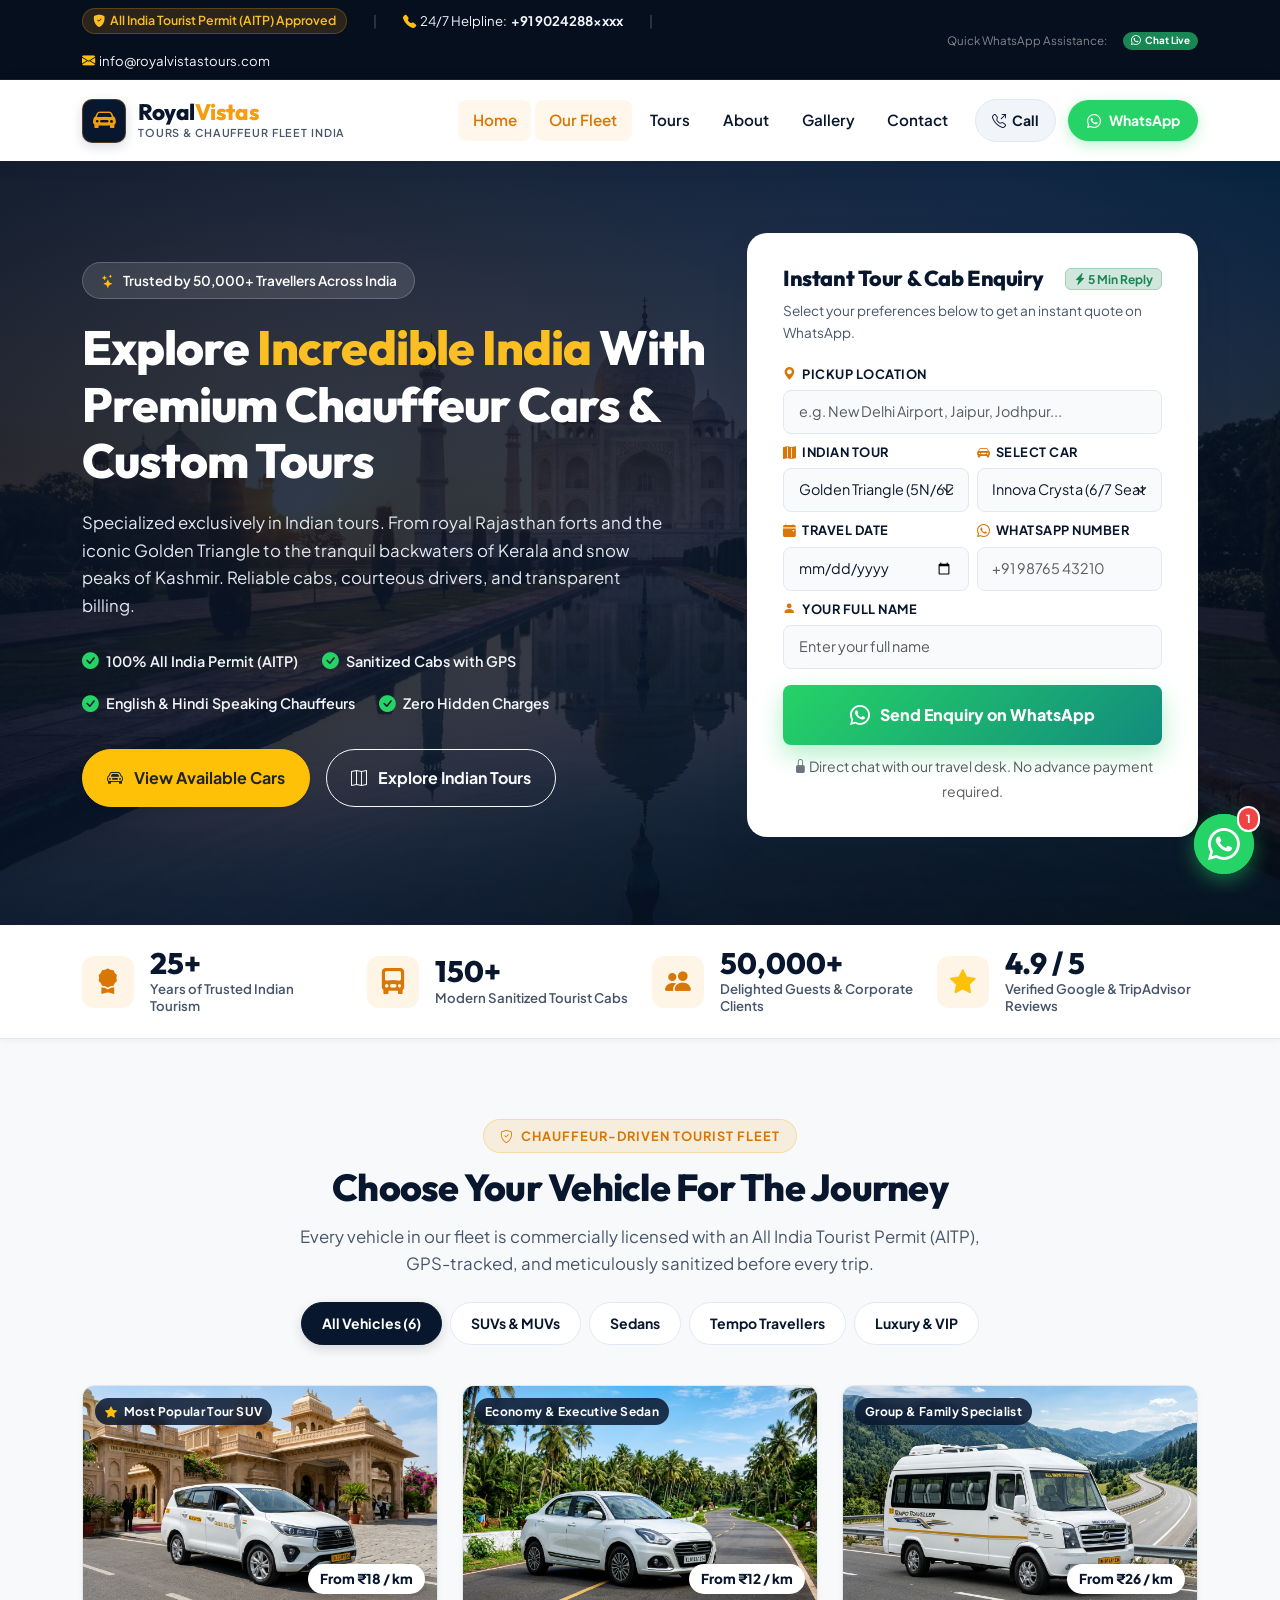
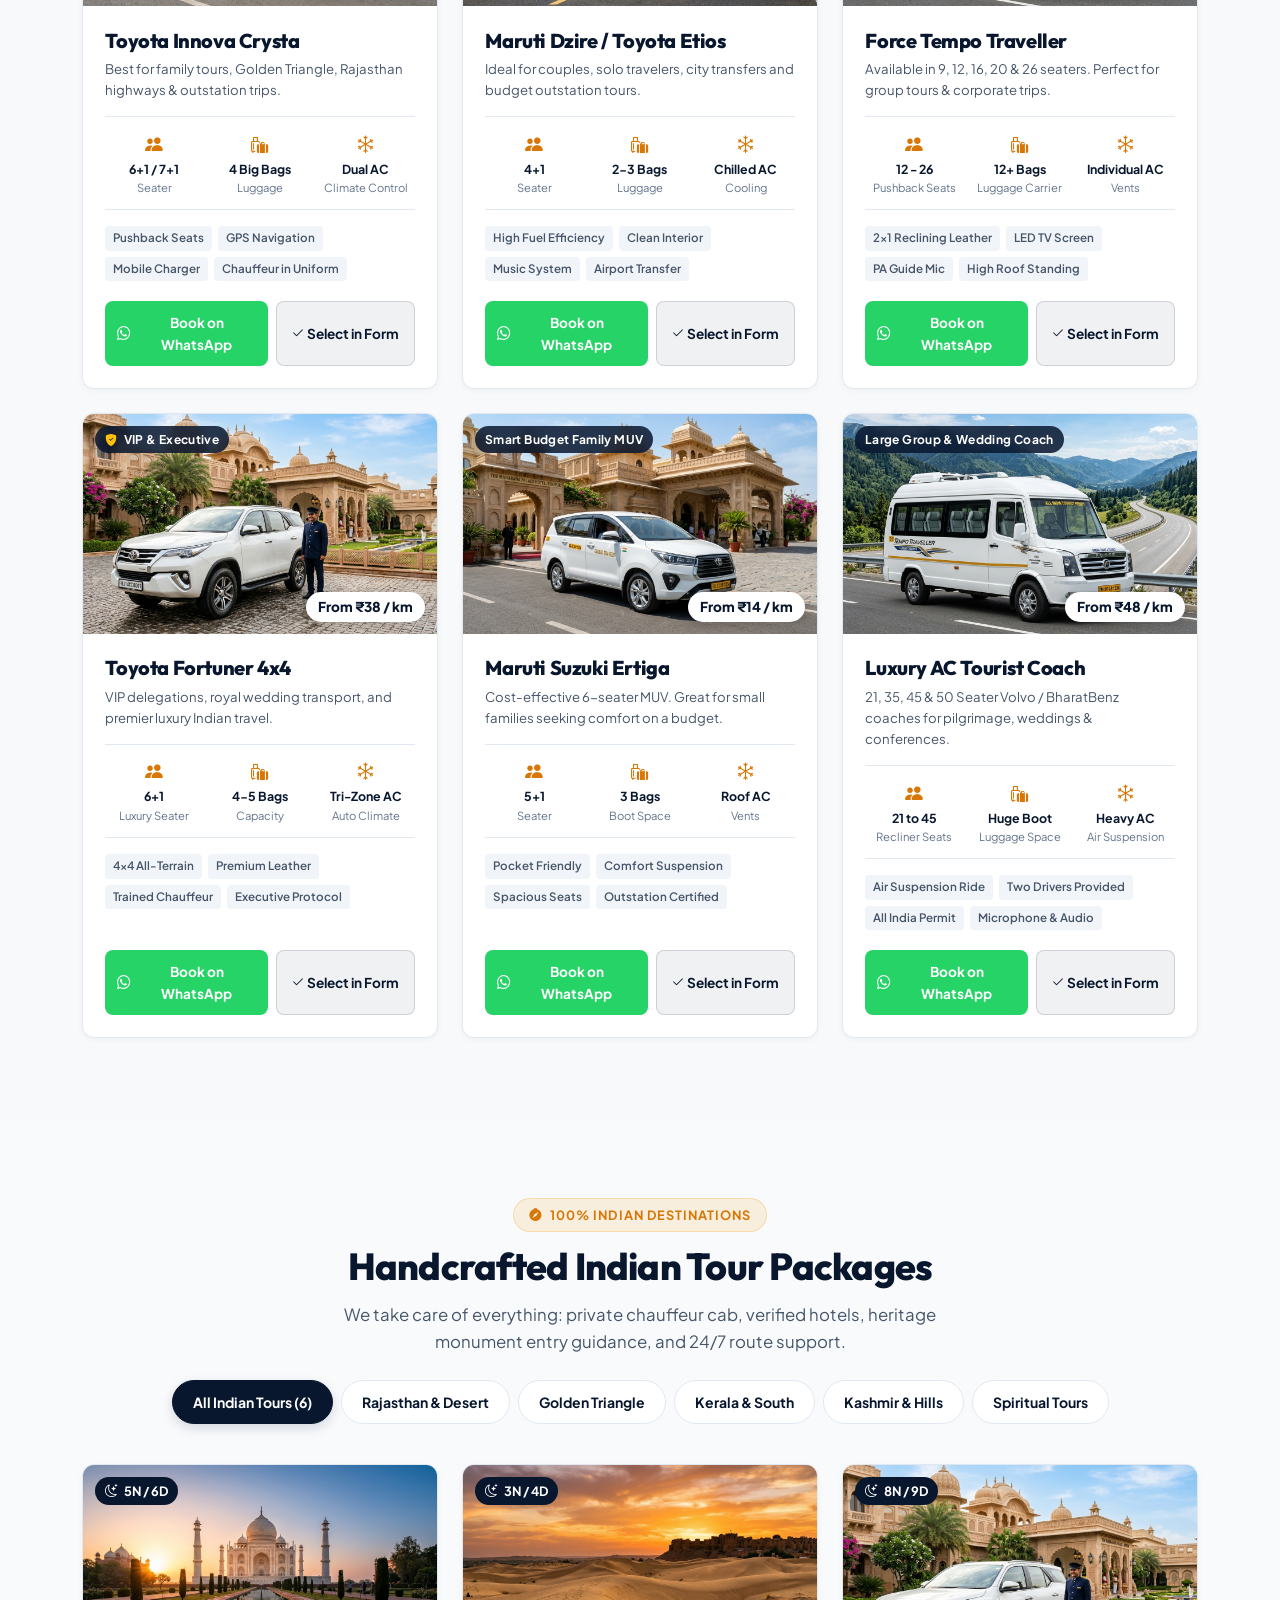
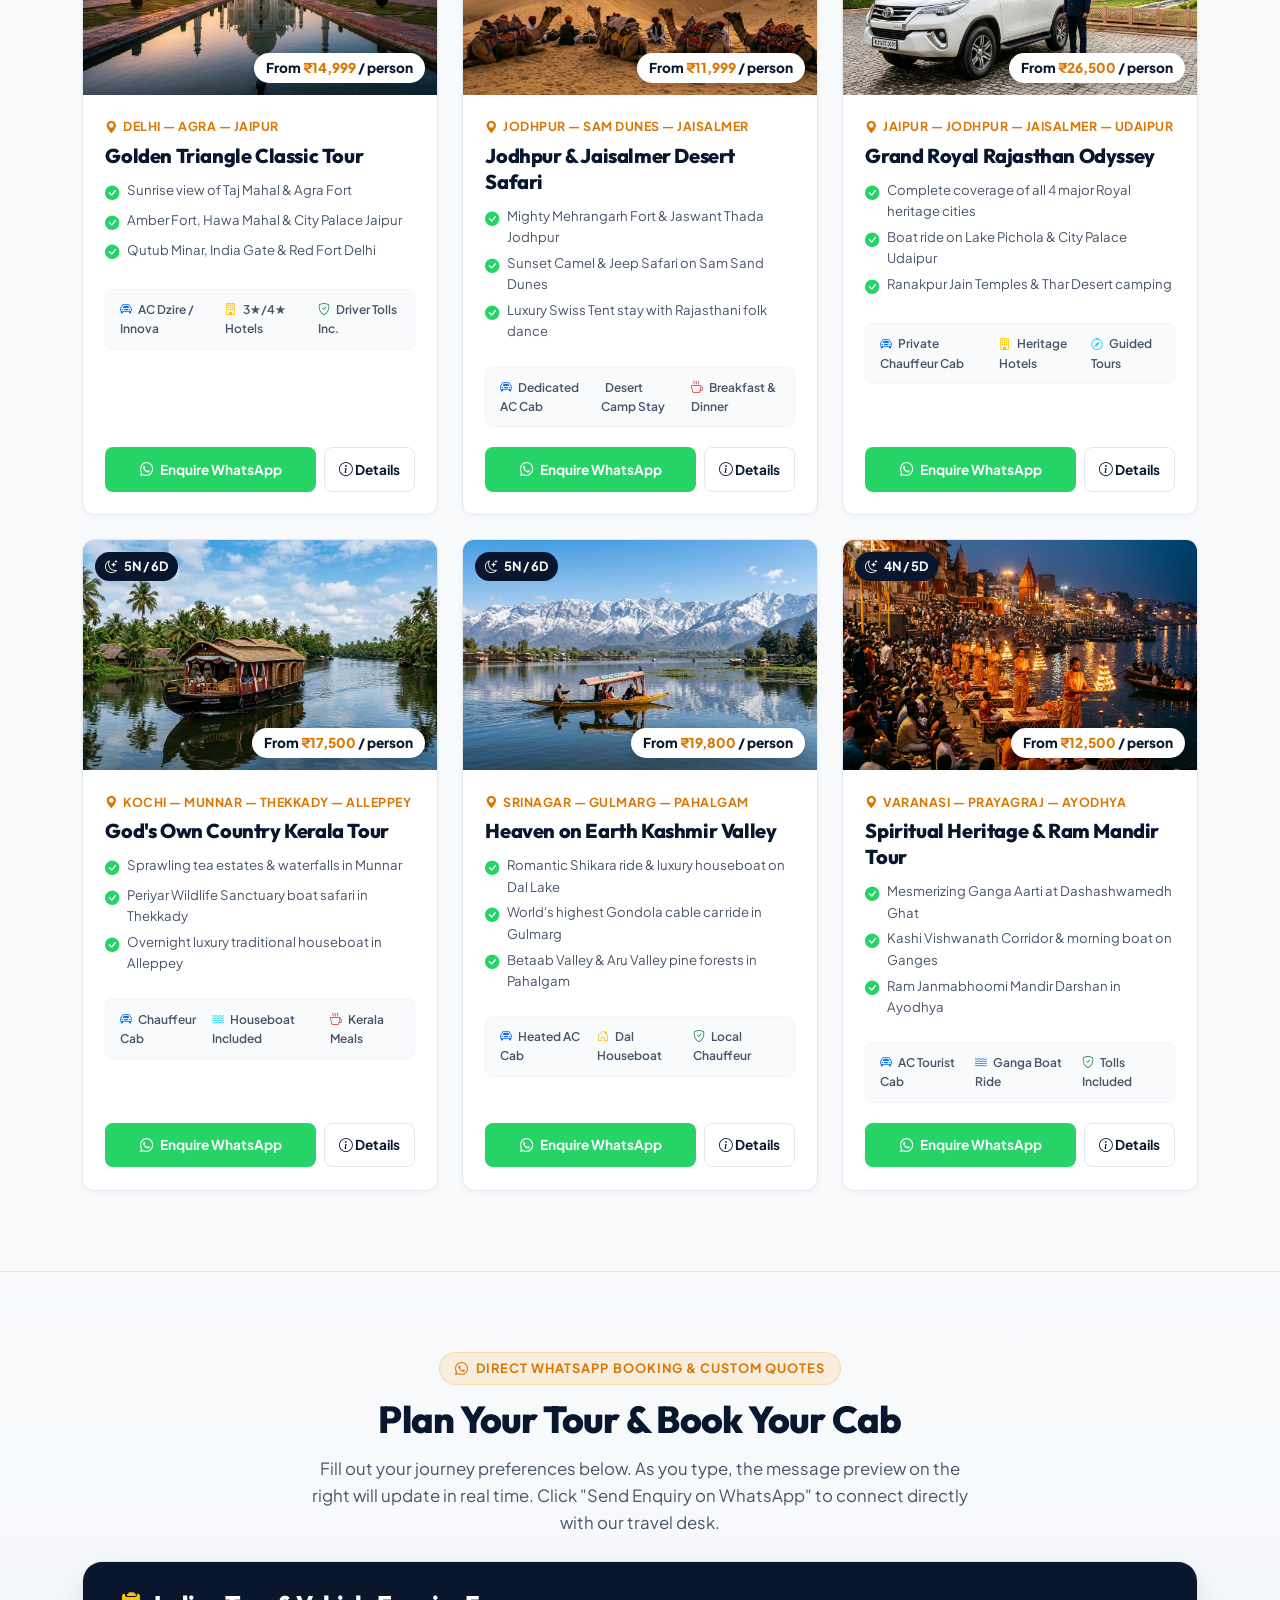
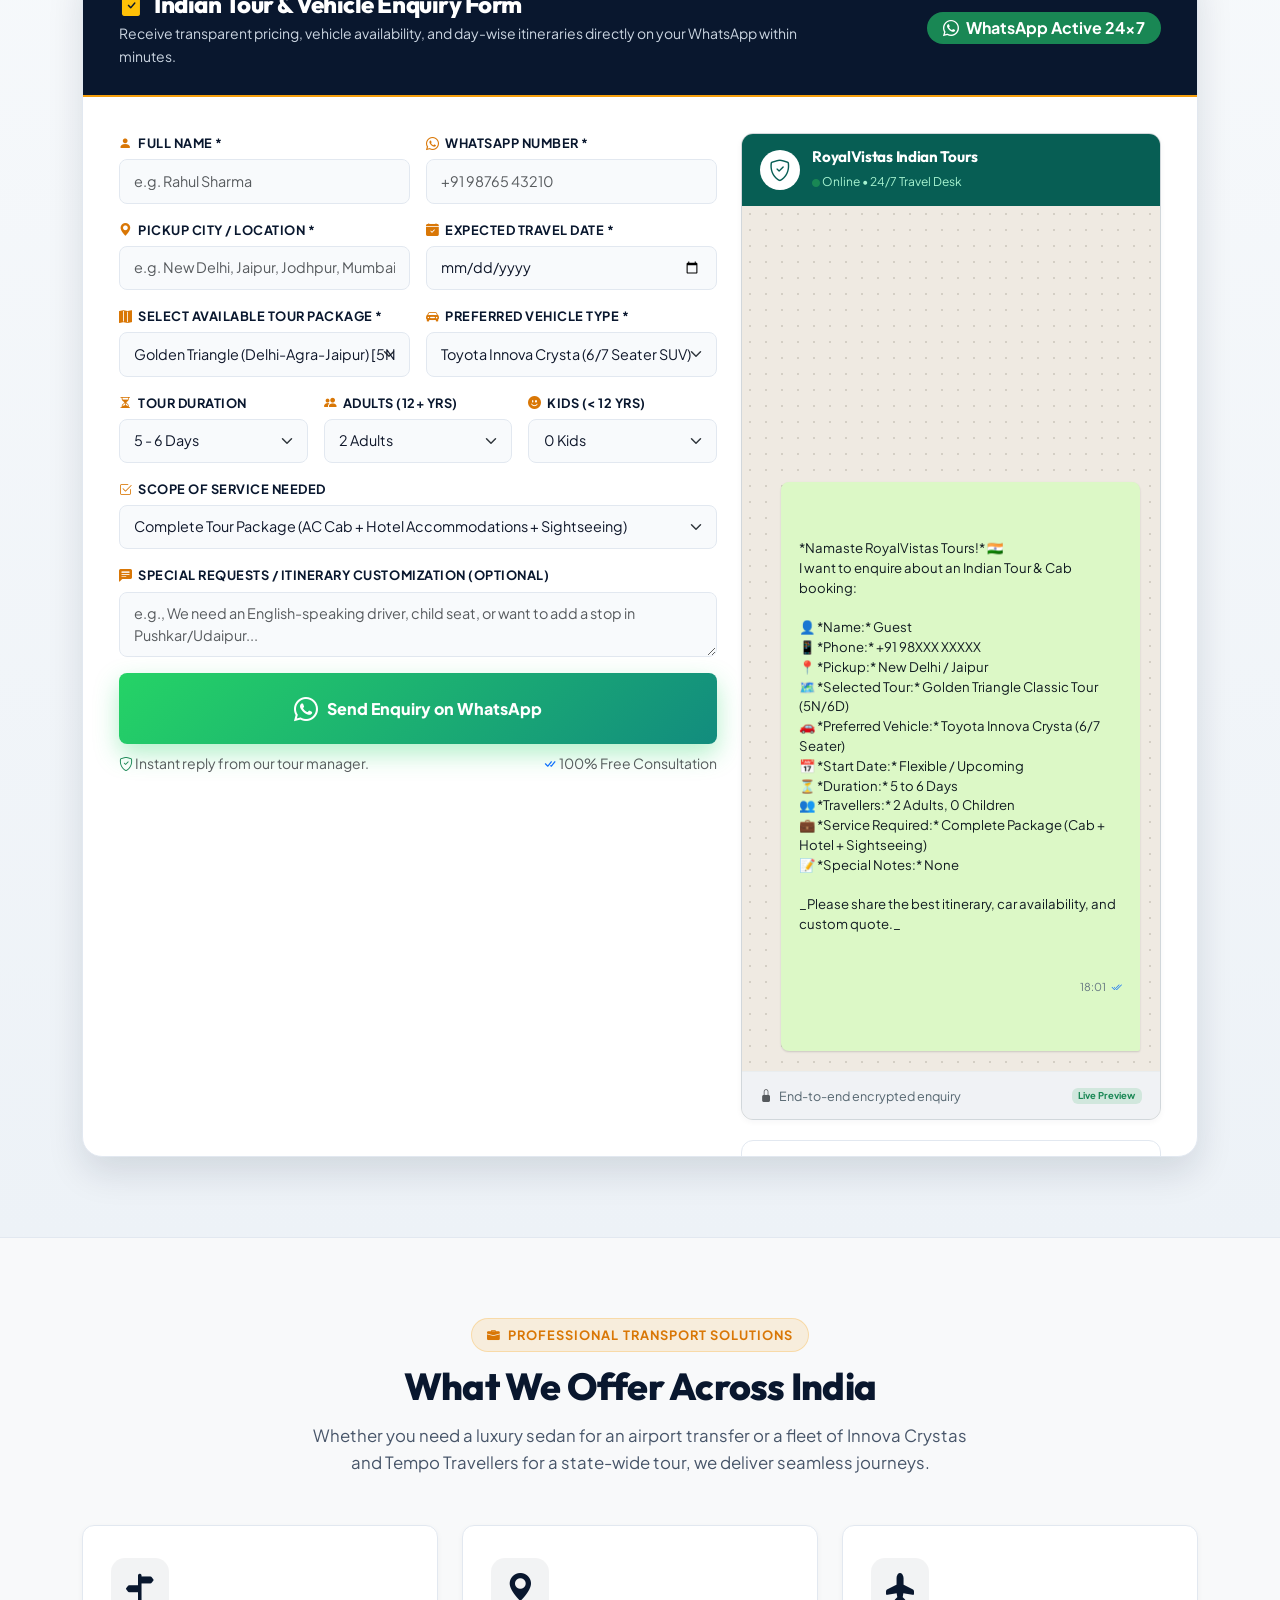
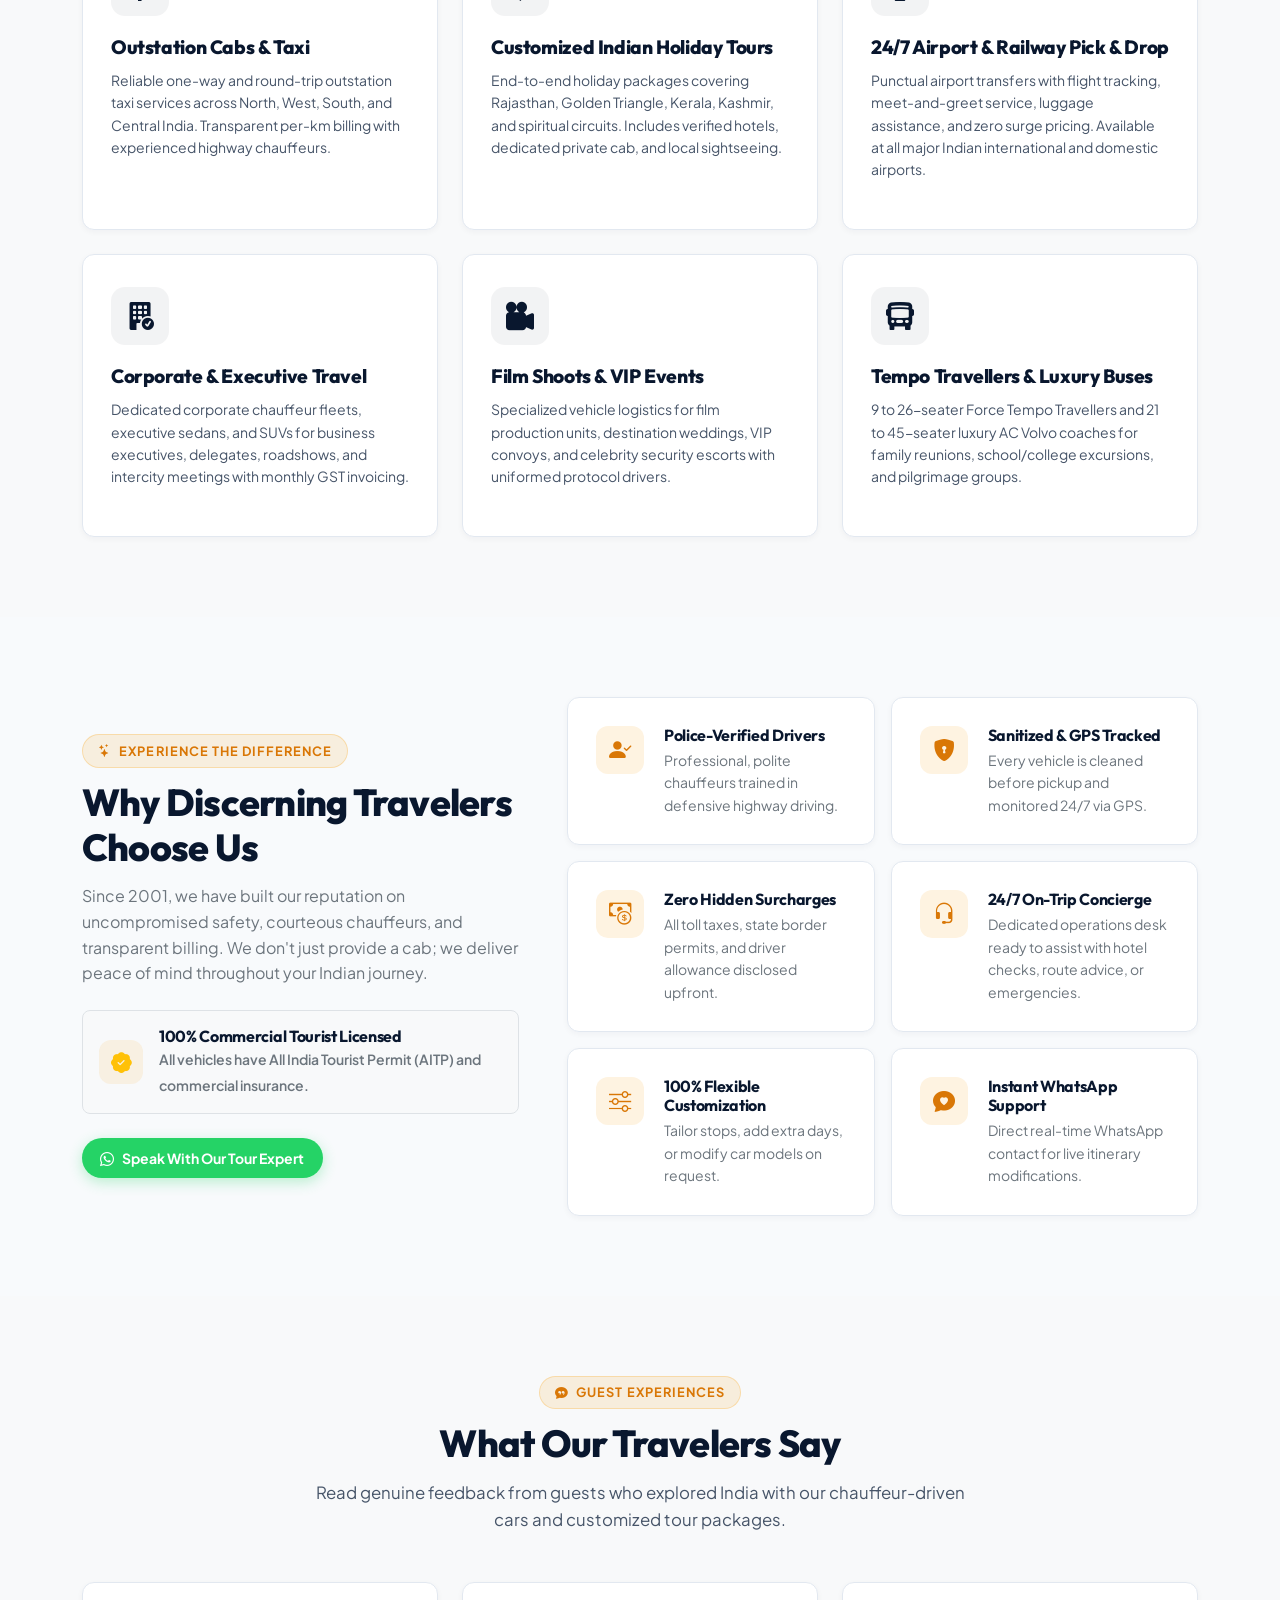
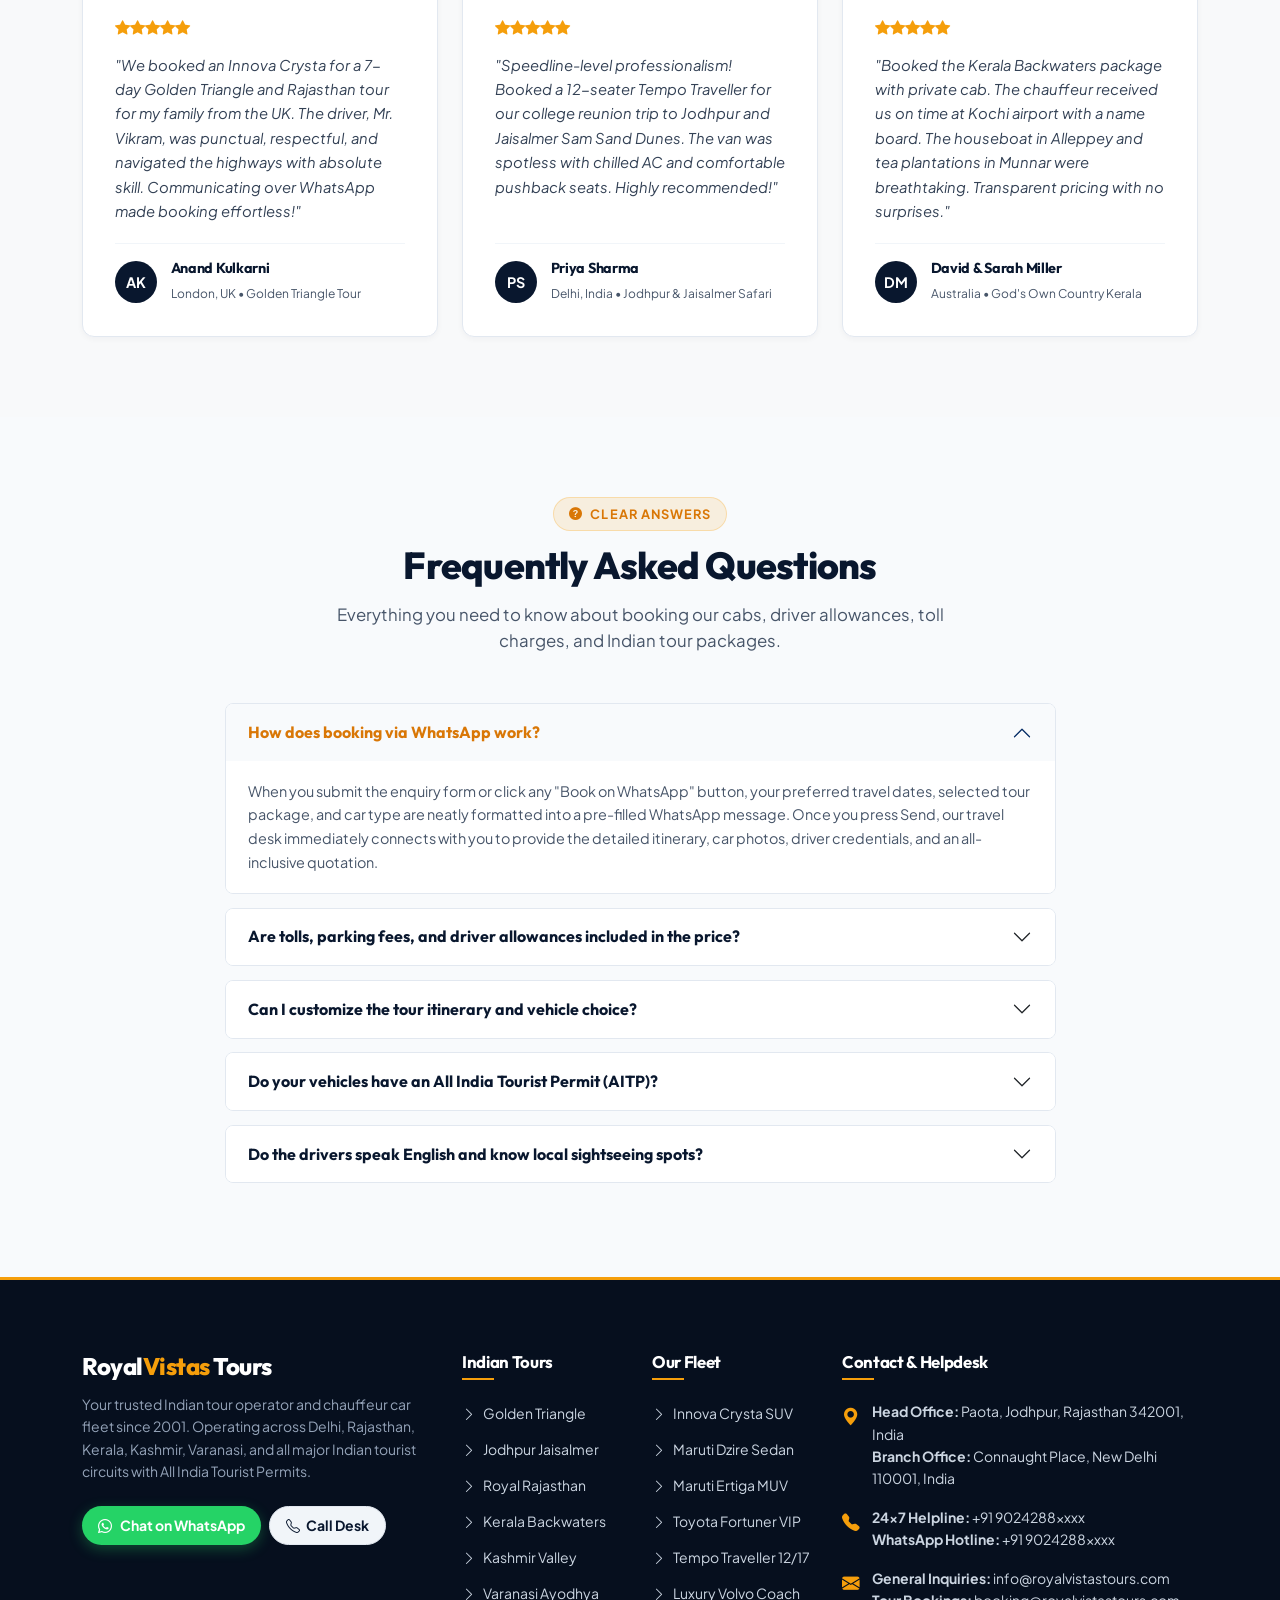
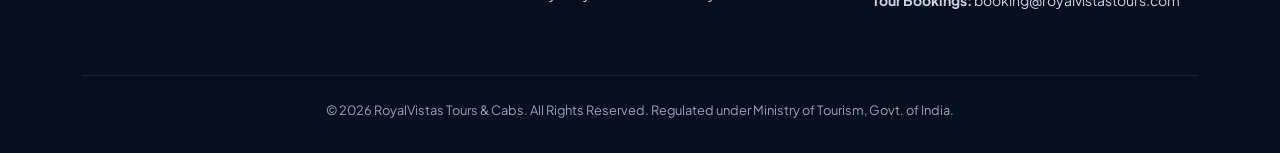
<file: index.html>
<!DOCTYPE html>
<html lang="en">

<head>
  <meta charset="UTF-8">
  <meta name="viewport" content="width=device-width, initial-scale=1.0">
  <title>RoyalVistas Tours & Cabs | Incredible Indian Tours & Chauffeur Fleet</title>
  <meta name="description"
    content="Premier Indian tour operator and car rental fleet. Handcrafted Golden Triangle, Rajasthan, Kerala, and Kashmir tours with chauffeur-driven Innova Crysta, Dzire, Fortuner, and Tempo Travellers. Instant WhatsApp booking.">
  <meta name="keywords"
    content="Indian tours, car rental India, outstation cab, Innova Crysta hire, Tempo Traveller hire, Golden Triangle tour, Rajasthan desert tour, Kerala tour, Speedline tours India, chauffeur driven cars India">

  <!-- Favicon -->
  <link rel="icon"
    href="data:image/svg+xml,<svg xmlns=%22http://www.w3.org/2000/svg%22 viewBox=%220 0 100 100%22><text y=%22.9em%22 font-size=%2290%22>🚗</text></svg>">

  <!-- Bootstrap 5.3.3 CSS -->
  <link href="https://cdn.jsdelivr.net/npm/bootstrap@5.3.3/dist/css/bootstrap.min.css" rel="stylesheet">
  <!-- Bootstrap Icons -->
  <link rel="stylesheet" href="https://cdn.jsdelivr.net/npm/bootstrap-icons@1.11.3/font/bootstrap-icons.min.css">
  <!-- AOS (Animate on Scroll) -->
  <link href="https://cdn.jsdelivr.net/npm/aos@2.3.4/dist/aos.css" rel="stylesheet">
  <!-- Custom CSS -->
  <link rel="stylesheet" href="css/style.css?v=3">
</head>

<body>

  <!-- ================= TOP BAR ================= -->
  <div class="top-bar py-2">
    <div class="container">
      <div class="row align-items-center">
        <div class="col-lg-8 col-md-7 text-center text-md-start">
          <div class="d-inline-flex flex-wrap align-items-center gap-3">
            <span class="top-bar-badge"><i class="bi bi-shield-fill-check"></i> All India Tourist Permit (AITP)
              Approved</span>
            <span class="top-bar-divider d-none d-sm-inline">|</span>
            <a href="tel:+919024288xxxx" class="d-inline-flex align-items-center gap-1">
              <i class="bi bi-telephone-fill text-warning"></i> 24/7 Helpline: <strong>+91 9024288xxxx</strong>
            </a>
            <span class="top-bar-divider d-none d-md-inline">|</span>
            <a href="mailto:info@royalvistastours.com" class="d-none d-lg-inline-flex align-items-center gap-1">
              <i class="bi bi-envelope-fill text-warning"></i> info@royalvistastours.com
            </a>
          </div>
        </div>
        <div class="col-lg-4 col-md-5 text-center text-md-end mt-2 mt-md-0">
          <div class="d-inline-flex align-items-center gap-3">
            <span class="small text-white-50 d-none d-xl-inline">Quick WhatsApp Assistance:</span>
            <a href="https://wa.me/919024288xxxx?text=Hi%20RoyalVistas%20Tours,%20I%20need%20assistance%20with%20an%20Indian%20tour%20and%20car%20booking."
              target="_blank"
              class="badge bg-success text-white py-1 px-2 rounded-pill d-inline-flex align-items-center gap-1">
              <i class="bi bi-whatsapp"></i> Chat Live
            </a>
          </div>
        </div>
      </div>
    </div>
  </div>

  <!-- ================= MAIN NAVBAR ================= -->
  <nav class="navbar navbar-expand-lg main-navbar">
    <div class="container">
      <a class="navbar-brand navbar-brand-logo" href="index.html">
        <div class="brand-icon-box">
          <i class="bi bi-car-front-fill"></i>
        </div>
        <div>
          <div class="brand-logo-text">Royal<span>Vistas</span></div>
          <span class="brand-tagline">Tours & Chauffeur Fleet India</span>
        </div>
      </a>

      <!-- Mobile Hamburger Toggler -->
      <button class="navbar-toggler border-0 shadow-none" type="button" data-bs-toggle="offcanvas"
        data-bs-target="#mobileNavMenu" aria-controls="mobileNavMenu" aria-label="Toggle navigation">
        <i class="bi bi-list fs-2 text-dark"></i>
      </button>

      <!-- Desktop Navbar Items -->
      <div class="collapse navbar-collapse" id="desktopNavMenu">
        <ul class="navbar-nav ms-auto align-items-center gap-1">
          <li class="nav-item">
            <a class="nav-link nav-link-custom active" href="index.html">Home</a>
          </li>
          <li class="nav-item">
            <a class="nav-link nav-link-custom" href="#fleetSection">Our Fleet</a>
          </li>
          <li class="nav-item">
            <a class="nav-link nav-link-custom" href="packages.html">Tours</a>
          </li>
          <li class="nav-item">
            <a class="nav-link nav-link-custom" href="about.html">About</a>
          </li>
          <li class="nav-item">
            <a class="nav-link nav-link-custom" href="gallery.html">Gallery</a>
          </li>
          <li class="nav-item">
            <a class="nav-link nav-link-custom" href="contact.html">Contact</a>
          </li>
          <li class="nav-item ms-lg-2">
            <a href="tel:+919024288xxxx" class="btn btn-call-header d-none d-xl-inline-flex">
              <i class="bi bi-telephone-outbound"></i> Call
            </a>
          </li>
          <li class="nav-item ms-lg-2">
            <a href="#enquirySection" class="btn btn-whatsapp-header">
              <i class="bi bi-whatsapp"></i> WhatsApp
            </a>
          </li>
        </ul>
      </div>
    </div>
  </nav>

  <!-- ================= MOBILE OFFCANVAS MENU ================= -->
  <div class="offcanvas offcanvas-end" tabindex="-1" id="mobileNavMenu" aria-labelledby="mobileNavLabel">
    <div class="offcanvas-header border-bottom">
      <div class="d-flex align-items-center gap-2">
        <div class="brand-icon-box" style="width:38px;height:38px;font-size:1.2rem;">
          <i class="bi bi-car-front-fill"></i>
        </div>
        <div>
          <h6 class="mb-0 fw-bold">RoyalVistas Tours</h6>
          <small class="text-secondary fw-semibold">India Tour & Cabs</small>
        </div>
      </div>
      <button type="button" class="btn-close shadow-none" data-bs-dismiss="offcanvas" aria-label="Close"></button>
    </div>
    <div class="offcanvas-body d-flex flex-column justify-content-between p-4">
      <ul class="navbar-nav gap-3">
        <li class="nav-item">
          <a class="nav-link fs-5 fw-semibold active" href="index.html" data-bs-dismiss="offcanvas"><i
              class="bi bi-house-door me-2 text-primary"></i> Home</a>
        </li>
        <li class="nav-item">
          <a class="nav-link fs-5 fw-semibold" href="#fleetSection" data-bs-dismiss="offcanvas"><i
              class="bi bi-truck-front me-2 text-primary"></i> Our Fleet</a>
        </li>
        <li class="nav-item">
          <a class="nav-link fs-5 fw-semibold" href="packages.html"><i
              class="bi bi-geo-alt me-2 text-primary"></i> Indian Tours</a>
        </li>
        <li class="nav-item">
          <a class="nav-link fs-5 fw-semibold" href="about.html"><i
              class="bi bi-info-circle me-2 text-primary"></i> About Us</a>
        </li>
        <li class="nav-item">
          <a class="nav-link fs-5 fw-semibold" href="gallery.html"><i
              class="bi bi-images me-2 text-primary"></i> Fleet & Gallery</a>
        </li>
        <li class="nav-item">
          <a class="nav-link fs-5 fw-semibold" href="contact.html"><i
              class="bi bi-envelope me-2 text-primary"></i> Contact Us</a>
        </li>
        <li class="nav-item">
          <a class="nav-link fs-5 fw-semibold" href="#enquirySection" data-bs-dismiss="offcanvas"><i
              class="bi bi-whatsapp me-2 text-success"></i> WhatsApp Enquiry</a>
        </li>
      </ul>

      <div class="mt-4 pt-3 border-top">
        <a href="#enquirySection" class="btn btn-whatsapp-submit w-100 py-3 mb-3" data-bs-dismiss="offcanvas">
          <i class="bi bi-whatsapp fs-5"></i> Quick WhatsApp Enquiry
        </a>
        <div class="text-center small text-secondary">
          <p class="mb-1"><a href="tel:+919024288xxxx" class="text-decoration-none text-dark fw-bold"><i class="bi bi-telephone-fill me-1 text-warning"></i> +91 9024288xxxx</a></p>
          <p class="mb-0">24/7 Travel Desk & Chauffeur Support</p>
        </div>
      </div>
    </div>
  </div>

  <!-- ================= HERO SECTION ================= -->
  <section class="hero-wrapper">
    <div class="hero-overlay-dark"></div>
    <div class="container hero-content">
      <div class="row align-items-center g-4">
        <!-- Hero Text Left -->
        <div class="col-lg-7" data-aos="fade-up" data-aos-duration="800">
          <div class="hero-badge">
            <i class="bi bi-stars text-warning"></i> Trusted by 50,000+ Travellers Across India
          </div>
          <h1 class="hero-title">
            Explore <span class="highlight-saffron">Incredible India</span> With Premium Chauffeur Cars & Custom Tours
          </h1>
          <p class="hero-subtitle">
            Specialized exclusively in Indian tours. From royal Rajasthan forts and the iconic Golden Triangle to the
            tranquil backwaters of Kerala and snow peaks of Kashmir. Reliable cabs, courteous drivers, and transparent
            billing.
          </p>

          <div class="hero-features-list">
            <div class="hero-feature-item">
              <i class="bi bi-check-circle-fill"></i> 100% All India Permit (AITP)
            </div>
            <div class="hero-feature-item">
              <i class="bi bi-check-circle-fill"></i> Sanitized Cabs with GPS
            </div>
            <div class="hero-feature-item">
              <i class="bi bi-check-circle-fill"></i> English & Hindi Speaking Chauffeurs
            </div>
            <div class="hero-feature-item">
              <i class="bi bi-check-circle-fill"></i> Zero Hidden Charges
            </div>
          </div>

          <div class="d-flex flex-wrap gap-3">
            <a href="#fleetSection" class="btn btn-warning text-dark fw-bold px-4 py-3 rounded-pill shadow-sm">
              <i class="bi bi-car-front me-2"></i> View Available Cars
            </a>
            <a href="#toursSection" class="btn btn-outline-light fw-bold px-4 py-3 rounded-pill">
              <i class="bi bi-map me-2"></i> Explore Indian Tours
            </a>
          </div>
        </div>

        <!-- Hero Quick Booking Card Right -->
        <div class="col-lg-5" data-aos="fade-up" data-aos-duration="1000" data-aos-delay="150">
          <div class="hero-booking-card">
            <div class="d-flex align-items-center justify-content-between mb-2">
              <h4 class="card-heading mb-0">Instant Tour & Cab Enquiry</h4>
              <span class="badge bg-success-subtle text-success border border-success-subtle px-2 py-1 small fw-bold">
                <i class="bi bi-lightning-charge-fill"></i> 5 Min Reply
              </span>
            </div>
            <p class="card-subheading">Select your preferences below to get an instant quote on WhatsApp.</p>

            <form id="heroBookingForm">
              <div class="mb-2">
                <label class="form-label-custom"><i class="bi bi-geo-alt-fill"></i> Pickup Location</label>
                <input type="text" class="form-control form-control-custom" id="heroPickupInput"
                  placeholder="e.g. New Delhi Airport, Jaipur, Jodhpur..." required>
              </div>

              <div class="row g-2 mb-2">
                <div class="col-md-6">
                  <label class="form-label-custom"><i class="bi bi-map-fill"></i> Indian Tour</label>
                  <select class="form-select form-select-custom" id="heroTourSelect">
                    <option value="Golden Triangle (Delhi-Agra-Jaipur)">Golden Triangle (5N/6D)</option>
                    <option value="Jodhpur - Jaisalmer Desert Safari">Jodhpur - Jaisalmer (3N/4D)</option>
                    <option value="Grand Rajasthan Heritage Tour">Grand Rajasthan (8N/9D)</option>
                    <option value="Kerala Backwaters & Hill Station">Kerala Backwaters (5N/6D)</option>
                    <option value="Kashmir Valley & Gulmarg Tour">Kashmir Valley (5N/6D)</option>
                    <option value="Varanasi & Ayodhya Spiritual Tour">Varanasi - Ayodhya (4N/5D)</option>
                    <option value="Custom Outstation Taxi Only">Custom Outstation Taxi Only</option>
                  </select>
                </div>
                <div class="col-md-6">
                  <label class="form-label-custom"><i class="bi bi-car-front-fill"></i> Select Car</label>
                  <select class="form-select form-select-custom" id="heroCarSelect">
                    <option value="Toyota Innova Crysta (6/7 Seater)">Innova Crysta (6/7 Seater)</option>
                    <option value="Maruti Dzire / Etios (4 Seater)">Sedan Dzire/Etios (4 Seater)</option>
                    <option value="Maruti Ertiga (6 Seater)">Maruti Ertiga (6 Seater)</option>
                    <option value="Toyota Fortuner (VIP 6 Seater)">Toyota Fortuner (VIP)</option>
                    <option value="Force Tempo Traveller (12/17 Seater)">Tempo Traveller (12/17)</option>
                    <option value="Luxury Coach (21+ Seater)">Luxury Coach (21+ Seater)</option>
                  </select>
                </div>
              </div>

              <div class="row g-2 mb-2">
                <div class="col-md-6">
                  <label class="form-label-custom"><i class="bi bi-calendar-event-fill"></i> Travel Date</label>
                  <input type="date" class="form-control form-control-custom" id="heroDateInput" required>
                </div>
                <div class="col-md-6">
                  <label class="form-label-custom"><i class="bi bi-whatsapp"></i> WhatsApp Number</label>
                  <input type="tel" class="form-control form-control-custom" id="heroPhoneInput"
                    placeholder="+91 98765 43210" required>
                </div>
              </div>

              <div class="mb-3">
                <label class="form-label-custom"><i class="bi bi-person-fill"></i> Your Full Name</label>
                <input type="text" class="form-control form-control-custom" id="heroNameInput"
                  placeholder="Enter your full name" required>
              </div>

              <button type="submit" class="btn-whatsapp-submit">
                <i class="bi bi-whatsapp fs-5"></i> Send Enquiry on WhatsApp
              </button>

              <div class="text-center mt-2">
                <small class="text-muted"><i class="bi bi-lock-fill text-secondary"></i> Direct chat with our travel
                  desk. No advance payment required.</small>
              </div>
            </form>
          </div>
        </div>
      </div>
    </div>
  </section>

  <!-- ================= TRUST STATS RIBBON ================= -->
  <section class="stats-ribbon">
    <div class="container">
      <div class="row g-4 align-items-center">
        <div class="col-6 col-lg-3" data-aos="fade-up" data-aos-delay="50">
          <div class="stat-box">
            <div class="stat-icon"><i class="bi bi-award-fill"></i></div>
            <div>
              <div class="stat-number">25+</div>
              <div class="stat-title">Years of Trusted Indian Tourism</div>
            </div>
          </div>
        </div>
        <div class="col-6 col-lg-3" data-aos="fade-up" data-aos-delay="100">
          <div class="stat-box">
            <div class="stat-icon"><i class="bi bi-truck-front-fill"></i></div>
            <div>
              <div class="stat-number">150+</div>
              <div class="stat-title">Modern Sanitized Tourist Cabs</div>
            </div>
          </div>
        </div>
        <div class="col-6 col-lg-3" data-aos="fade-up" data-aos-delay="150">
          <div class="stat-box">
            <div class="stat-icon"><i class="bi bi-people-fill"></i></div>
            <div>
              <div class="stat-number">50,000+</div>
              <div class="stat-title">Delighted Guests & Corporate Clients</div>
            </div>
          </div>
        </div>
        <div class="col-6 col-lg-3" data-aos="fade-up" data-aos-delay="200">
          <div class="stat-box">
            <div class="stat-icon"><i class="bi bi-star-fill text-warning"></i></div>
            <div>
              <div class="stat-number">4.9 / 5</div>
              <div class="stat-title">Verified Google & TripAdvisor Reviews</div>
            </div>
          </div>
        </div>
      </div>
    </div>
  </section>

  <!-- ================= CAR FLEET / SHOW DIFFERENT TYPES OF CARS ================= -->
  <section class="section-padding bg-light" id="fleetSection">
    <div class="container">
      <div class="text-center mb-4" data-aos="fade-up">
        <span class="section-tag"><i class="bi bi-shield-check"></i> Chauffeur-Driven Tourist Fleet</span>
        <h2 class="section-main-title">Choose Your Vehicle For The Journey</h2>
        <p class="section-lead-text mx-auto">
          Every vehicle in our fleet is commercially licensed with an All India Tourist Permit (AITP), GPS-tracked, and
          meticulously sanitized before every trip.
        </p>
      </div>

      <!-- Fleet Category Filter Buttons -->
      <div class="fleet-filter-bar" data-aos="fade-up">
        <button class="fleet-filter-btn active" data-filter="all">All Vehicles (6)</button>
        <button class="fleet-filter-btn" data-filter="suv">SUVs & MUVs</button>
        <button class="fleet-filter-btn" data-filter="sedan">Sedans</button>
        <button class="fleet-filter-btn" data-filter="tempo">Tempo Travellers</button>
        <button class="fleet-filter-btn" data-filter="luxury">Luxury & VIP</button>
      </div>

      <!-- Fleet Grid -->
      <div class="row g-4" id="fleetGridContainer">
        <!-- 1. Toyota Innova Crysta (SUV) -->
        <div class="col-lg-4 col-md-6 car-fleet-col" data-category="suv" data-aos="fade-up" data-aos-delay="50">
          <div class="car-card">
            <div class="car-image-wrapper">
              <img src="images/car-innova-crysta.jpg" alt="Toyota Innova Crysta Luxury Tour Cab India">
              <span class="car-category-badge"><i class="bi bi-star-fill text-warning me-1"></i> Most Popular Tour
                SUV</span>
              <span class="car-rate-badge">From ₹18 / km</span>
            </div>
            <div class="car-card-body">
              <h3 class="car-model-title">Toyota Innova Crysta</h3>
              <p class="car-ideal-for">Best for family tours, Golden Triangle, Rajasthan highways & outstation trips.
              </p>

              <div class="car-specs-grid">
                <div class="car-spec-item">
                  <i class="bi bi-people-fill"></i>
                  <span class="car-spec-value">6+1 / 7+1</span>
                  <span class="car-spec-label">Seater</span>
                </div>
                <div class="car-spec-item">
                  <i class="bi bi-luggage-fill"></i>
                  <span class="car-spec-value">4 Big Bags</span>
                  <span class="car-spec-label">Luggage</span>
                </div>
                <div class="car-spec-item">
                  <i class="bi bi-snow"></i>
                  <span class="car-spec-value">Dual AC</span>
                  <span class="car-spec-label">Climate Control</span>
                </div>
              </div>

              <div class="car-features-tags">
                <span class="car-tag">Pushback Seats</span>
                <span class="car-tag">GPS Navigation</span>
                <span class="car-tag">Mobile Charger</span>
                <span class="car-tag">Chauffeur in Uniform</span>
              </div>

              <div class="car-card-actions">
                <button class="btn-car-whatsapp" data-car-name="Toyota Innova Crysta" data-rate="₹18/km or ₹4,500/day">
                  <i class="bi bi-whatsapp"></i> Book on WhatsApp
                </button>
                <button class="btn-car-select" data-car-value="Toyota Innova Crysta (6/7 Seater)">
                  <i class="bi bi-check2"></i> Select in Form
                </button>
              </div>
            </div>
          </div>
        </div>

        <!-- 2. Maruti Suzuki Dzire / Etios (Sedan) -->
        <div class="col-lg-4 col-md-6 car-fleet-col" data-category="sedan" data-aos="fade-up" data-aos-delay="100">
          <div class="car-card">
            <div class="car-image-wrapper">
              <img src="images/car-sedan-dzire.jpg" alt="Maruti Dzire Tourist Cab India">
              <span class="car-category-badge">Economy & Executive Sedan</span>
              <span class="car-rate-badge">From ₹12 / km</span>
            </div>
            <div class="car-card-body">
              <h3 class="car-model-title">Maruti Dzire / Toyota Etios</h3>
              <p class="car-ideal-for">Ideal for couples, solo travelers, city transfers and budget outstation tours.
              </p>

              <div class="car-specs-grid">
                <div class="car-spec-item">
                  <i class="bi bi-people-fill"></i>
                  <span class="car-spec-value">4+1</span>
                  <span class="car-spec-label">Seater</span>
                </div>
                <div class="car-spec-item">
                  <i class="bi bi-luggage-fill"></i>
                  <span class="car-spec-value">2-3 Bags</span>
                  <span class="car-spec-label">Luggage</span>
                </div>
                <div class="car-spec-item">
                  <i class="bi bi-snow"></i>
                  <span class="car-spec-value">Chilled AC</span>
                  <span class="car-spec-label">Cooling</span>
                </div>
              </div>

              <div class="car-features-tags">
                <span class="car-tag">High Fuel Efficiency</span>
                <span class="car-tag">Clean Interior</span>
                <span class="car-tag">Music System</span>
                <span class="car-tag">Airport Transfer</span>
              </div>

              <div class="car-card-actions">
                <button class="btn-car-whatsapp" data-car-name="Maruti Suzuki Dzire / Etios"
                  data-rate="₹12/km or ₹2,800/day">
                  <i class="bi bi-whatsapp"></i> Book on WhatsApp
                </button>
                <button class="btn-car-select" data-car-value="Maruti Dzire / Etios (4 Seater)">
                  <i class="bi bi-check2"></i> Select in Form
                </button>
              </div>
            </div>
          </div>
        </div>

        <!-- 3. Force Tempo Traveller (Tempo / Minibus) -->
        <div class="col-lg-4 col-md-6 car-fleet-col" data-category="tempo" data-aos="fade-up" data-aos-delay="150">
          <div class="car-card">
            <div class="car-image-wrapper">
              <img src="images/car-tempo-traveller.jpg" alt="Force Tempo Traveller Luxury Group Van">
              <span class="car-category-badge">Group & Family Specialist</span>
              <span class="car-rate-badge">From ₹26 / km</span>
            </div>
            <div class="car-card-body">
              <h3 class="car-model-title">Force Tempo Traveller</h3>
              <p class="car-ideal-for">Available in 9, 12, 16, 20 & 26 seaters. Perfect for group tours & corporate
                trips.</p>

              <div class="car-specs-grid">
                <div class="car-spec-item">
                  <i class="bi bi-people-fill"></i>
                  <span class="car-spec-value">12 - 26</span>
                  <span class="car-spec-label">Pushback Seats</span>
                </div>
                <div class="car-spec-item">
                  <i class="bi bi-luggage-fill"></i>
                  <span class="car-spec-value">12+ Bags</span>
                  <span class="car-spec-label">Luggage Carrier</span>
                </div>
                <div class="car-spec-item">
                  <i class="bi bi-snow"></i>
                  <span class="car-spec-value">Individual AC</span>
                  <span class="car-spec-label">Vents</span>
                </div>
              </div>

              <div class="car-features-tags">
                <span class="car-tag">2x1 Reclining Leather</span>
                <span class="car-tag">LED TV Screen</span>
                <span class="car-tag">PA Guide Mic</span>
                <span class="car-tag">High Roof Standing</span>
              </div>

              <div class="car-card-actions">
                <button class="btn-car-whatsapp" data-car-name="Force Tempo Traveller (12/17 Seater)"
                  data-rate="₹26/km or ₹7,500/day">
                  <i class="bi bi-whatsapp"></i> Book on WhatsApp
                </button>
                <button class="btn-car-select" data-car-value="Force Tempo Traveller (12/17 Seater)">
                  <i class="bi bi-check2"></i> Select in Form
                </button>
              </div>
            </div>
          </div>
        </div>

        <!-- 4. Toyota Fortuner (Luxury / VIP) -->
        <div class="col-lg-4 col-md-6 car-fleet-col" data-category="luxury" data-aos="fade-up" data-aos-delay="200">
          <div class="car-card">
            <div class="car-image-wrapper">
              <img src="images/car-luxury-fortuner.jpg" alt="Toyota Fortuner VIP Luxury SUV India">
              <span class="car-category-badge"><i class="bi bi-shield-fill-check text-warning me-1"></i> VIP &
                Executive</span>
              <span class="car-rate-badge">From ₹38 / km</span>
            </div>
            <div class="car-card-body">
              <h3 class="car-model-title">Toyota Fortuner 4x4</h3>
              <p class="car-ideal-for">VIP delegations, royal wedding transport, and premier luxury Indian travel.</p>

              <div class="car-specs-grid">
                <div class="car-spec-item">
                  <i class="bi bi-people-fill"></i>
                  <span class="car-spec-value">6+1</span>
                  <span class="car-spec-label">Luxury Seater</span>
                </div>
                <div class="car-spec-item">
                  <i class="bi bi-luggage-fill"></i>
                  <span class="car-spec-value">4-5 Bags</span>
                  <span class="car-spec-label">Capacity</span>
                </div>
                <div class="car-spec-item">
                  <i class="bi bi-snow"></i>
                  <span class="car-spec-value">Tri-Zone AC</span>
                  <span class="car-spec-label">Auto Climate</span>
                </div>
              </div>

              <div class="car-features-tags">
                <span class="car-tag">4x4 All-Terrain</span>
                <span class="car-tag">Premium Leather</span>
                <span class="car-tag">Trained Chauffeur</span>
                <span class="car-tag">Executive Protocol</span>
              </div>

              <div class="car-card-actions">
                <button class="btn-car-whatsapp" data-car-name="Toyota Fortuner VIP Luxury SUV"
                  data-rate="₹38/km or ₹9,500/day">
                  <i class="bi bi-whatsapp"></i> Book on WhatsApp
                </button>
                <button class="btn-car-select" data-car-value="Toyota Fortuner (VIP 6 Seater)">
                  <i class="bi bi-check2"></i> Select in Form
                </button>
              </div>
            </div>
          </div>
        </div>

        <!-- 5. Maruti Suzuki Ertiga (SUV/MUV) -->
        <div class="col-lg-4 col-md-6 car-fleet-col" data-category="suv" data-aos="fade-up" data-aos-delay="250">
          <div class="car-card">
            <div class="car-image-wrapper">
              <img src="images/car-innova-crysta.jpg" alt="Maruti Ertiga MUV Cab India">
              <span class="car-category-badge">Smart Budget Family MUV</span>
              <span class="car-rate-badge">From ₹14 / km</span>
            </div>
            <div class="car-card-body">
              <h3 class="car-model-title">Maruti Suzuki Ertiga</h3>
              <p class="car-ideal-for">Cost-effective 6-seater MUV. Great for small families seeking comfort on a
                budget.</p>

              <div class="car-specs-grid">
                <div class="car-spec-item">
                  <i class="bi bi-people-fill"></i>
                  <span class="car-spec-value">5+1</span>
                  <span class="car-spec-label">Seater</span>
                </div>
                <div class="car-spec-item">
                  <i class="bi bi-luggage-fill"></i>
                  <span class="car-spec-value">3 Bags</span>
                  <span class="car-spec-label">Boot Space</span>
                </div>
                <div class="car-spec-item">
                  <i class="bi bi-snow"></i>
                  <span class="car-spec-value">Roof AC</span>
                  <span class="car-spec-label">Vents</span>
                </div>
              </div>

              <div class="car-features-tags">
                <span class="car-tag">Pocket Friendly</span>
                <span class="car-tag">Comfort Suspension</span>
                <span class="car-tag">Spacious Seats</span>
                <span class="car-tag">Outstation Certified</span>
              </div>

              <div class="car-card-actions">
                <button class="btn-car-whatsapp" data-car-name="Maruti Suzuki Ertiga" data-rate="₹14/km or ₹3,400/day">
                  <i class="bi bi-whatsapp"></i> Book on WhatsApp
                </button>
                <button class="btn-car-select" data-car-value="Maruti Ertiga (6 Seater)">
                  <i class="bi bi-check2"></i> Select in Form
                </button>
              </div>
            </div>
          </div>
        </div>

        <!-- 6. Luxury Volvo / BharatBenz AC Coach (Luxury) -->
        <div class="col-lg-4 col-md-6 car-fleet-col" data-category="luxury" data-aos="fade-up" data-aos-delay="300">
          <div class="car-card">
            <div class="car-image-wrapper">
              <img src="images/car-tempo-traveller.jpg" alt="Luxury Tourist Bus Coach India">
              <span class="car-category-badge">Large Group & Wedding Coach</span>
              <span class="car-rate-badge">From ₹48 / km</span>
            </div>
            <div class="car-card-body">
              <h3 class="car-model-title">Luxury AC Tourist Coach</h3>
              <p class="car-ideal-for">21, 35, 45 & 50 Seater Volvo / BharatBenz coaches for pilgrimage, weddings &
                conferences.</p>

              <div class="car-specs-grid">
                <div class="car-spec-item">
                  <i class="bi bi-people-fill"></i>
                  <span class="car-spec-value">21 to 45</span>
                  <span class="car-spec-label">Recliner Seats</span>
                </div>
                <div class="car-spec-item">
                  <i class="bi bi-luggage-fill"></i>
                  <span class="car-spec-value">Huge Boot</span>
                  <span class="car-spec-label">Luggage Space</span>
                </div>
                <div class="car-spec-item">
                  <i class="bi bi-snow"></i>
                  <span class="car-spec-value">Heavy AC</span>
                  <span class="car-spec-label">Air Suspension</span>
                </div>
              </div>

              <div class="car-features-tags">
                <span class="car-tag">Air Suspension Ride</span>
                <span class="car-tag">Two Drivers Provided</span>
                <span class="car-tag">All India Permit</span>
                <span class="car-tag">Microphone & Audio</span>
              </div>

              <div class="car-card-actions">
                <button class="btn-car-whatsapp" data-car-name="Luxury Tourist Coach (21-45 Seater)"
                  data-rate="₹48/km or ₹14,000/day">
                  <i class="bi bi-whatsapp"></i> Book on WhatsApp
                </button>
                <button class="btn-car-select" data-car-value="Luxury Coach (21+ Seater)">
                  <i class="bi bi-check2"></i> Select in Form
                </button>
              </div>
            </div>
          </div>
        </div>

      </div>
    </div>
  </section>

  <!-- ================= POPULAR INDIAN TOUR PACKAGES ================= -->
  <section class="section-padding" id="toursSection">
    <div class="container">
      <div class="text-center mb-4" data-aos="fade-up">
        <span class="section-tag"><i class="bi bi-compass-fill"></i> 100% Indian Destinations</span>
        <h2 class="section-main-title">Handcrafted Indian Tour Packages</h2>
        <p class="section-lead-text mx-auto">
          We take care of everything: private chauffeur cab, verified hotels, heritage monument entry guidance, and 24/7
          route support.
        </p>
      </div>

      <!-- Tour Filter Tabs -->
      <div class="fleet-filter-bar" data-aos="fade-up">
        <button class="fleet-filter-btn tour-filter-btn active" data-filter="all">All Indian Tours (6)</button>
        <button class="fleet-filter-btn tour-filter-btn" data-filter="rajasthan">Rajasthan & Desert</button>
        <button class="fleet-filter-btn tour-filter-btn" data-filter="golden-triangle">Golden Triangle</button>
        <button class="fleet-filter-btn tour-filter-btn" data-filter="south">Kerala & South</button>
        <button class="fleet-filter-btn tour-filter-btn" data-filter="north">Kashmir & Hills</button>
        <button class="fleet-filter-btn tour-filter-btn" data-filter="spiritual">Spiritual Tours</button>
      </div>

      <!-- Tours Grid -->
      <div class="row g-4" id="toursGridContainer">

        <!-- 1. Golden Triangle Tour -->
        <div class="col-lg-4 col-md-6 tour-package-col" data-region="golden-triangle" data-aos="fade-up"
          data-aos-delay="50">
          <div class="tour-package-card">
            <div class="tour-image-box">
              <img src="images/hero-taj-mahal.jpg" alt="Taj Mahal Golden Triangle Tour India">
              <span class="tour-badge-days"><i class="bi bi-moon-stars me-1"></i> 5N / 6D</span>
              <span class="tour-badge-price">From <span>₹14,999</span> / person</span>
            </div>
            <div class="tour-card-body">
              <span class="tour-route-badge"><i class="bi bi-geo-alt-fill"></i> Delhi — Agra — Jaipur</span>
              <h3 class="tour-title">Golden Triangle Classic Tour</h3>

              <ul class="tour-highlights-list">
                <li><i class="bi bi-check-circle-fill"></i> Sunrise view of Taj Mahal & Agra Fort</li>
                <li><i class="bi bi-check-circle-fill"></i> Amber Fort, Hawa Mahal & City Palace Jaipur</li>
                <li><i class="bi bi-check-circle-fill"></i> Qutub Minar, India Gate & Red Fort Delhi</li>
              </ul>

              <div class="tour-inclusions-strip">
                <span><i class="bi bi-car-front text-primary me-1"></i> AC Dzire / Innova</span>
                <span><i class="bi bi-building text-warning me-1"></i> 3★/4★ Hotels</span>
                <span><i class="bi bi-shield-check text-success me-1"></i> Driver Tolls Inc.</span>
              </div>

              <div class="tour-card-actions">
                <button class="btn-tour-whatsapp" data-tour-name="Golden Triangle Classic Tour (Delhi-Agra-Jaipur)"
                  data-days="5N / 6D" data-price="From ₹14,999 / person">
                  <i class="bi bi-whatsapp"></i> Enquire WhatsApp
                </button>
                <button class="btn-tour-details" data-tour-title="Golden Triangle Classic Tour"
                  data-tour-duration="5 Nights / 6 Days" data-tour-cities="Delhi, Agra, Fatehpur Sikri, Jaipur"
                  data-tour-car="AC Sedan / Toyota Innova Crysta" data-tour-price="₹14,999 / person"
                  data-tour-itinerary="<p><strong>Day 1:</strong> Arrive in New Delhi. Chauffeur pickup from Airport/Station. Sightseeing of Qutub Minar, Humayun's Tomb, and India Gate.</p><p><strong>Day 2:</strong> Delhi to Agra via Yamuna Expressway (3.5 hrs). Evening visit to Mehtab Bagh for Taj sunset view.</p><p><strong>Day 3:</strong> Sunrise at the iconic Taj Mahal. Visit Agra Fort, then drive to Jaipur via Fatehpur Sikri.</p><p><strong>Day 4:</strong> Full day Jaipur exploration: Amber Fort with elephant/jeep, Jal Mahal, City Palace, Jantar Mantar and Hawa Mahal.</p><p><strong>Day 5:</strong> Local bazaar shopping, Nahargarh Fort sunset, and traditional Rajasthani dinner at Chokhi Dhani.</p><p><strong>Day 6:</strong> Drive back to Delhi for drop-off at Airport/Railway Station.</p>">
                  <i class="bi bi-info-circle"></i> Details
                </button>
              </div>
            </div>
          </div>
        </div>

        <!-- 2. Jodhpur - Jaisalmer Desert Tour -->
        <div class="col-lg-4 col-md-6 tour-package-col" data-region="rajasthan" data-aos="fade-up" data-aos-delay="100">
          <div class="tour-package-card">
            <div class="tour-image-box">
              <img src="images/tour-rajasthan.jpg" alt="Jaisalmer Thar Desert Camel Safari">
              <span class="tour-badge-days"><i class="bi bi-moon-stars me-1"></i> 3N / 4D</span>
              <span class="tour-badge-price">From <span>₹11,999</span> / person</span>
            </div>
            <div class="tour-card-body">
              <span class="tour-route-badge"><i class="bi bi-geo-alt-fill"></i> Jodhpur — Sam Dunes — Jaisalmer</span>
              <h3 class="tour-title">Jodhpur & Jaisalmer Desert Safari</h3>

              <ul class="tour-highlights-list">
                <li><i class="bi bi-check-circle-fill"></i> Mighty Mehrangarh Fort & Jaswant Thada Jodhpur</li>
                <li><i class="bi bi-check-circle-fill"></i> Sunset Camel & Jeep Safari on Sam Sand Dunes</li>
                <li><i class="bi bi-check-circle-fill"></i> Luxury Swiss Tent stay with Rajasthani folk dance</li>
              </ul>

              <div class="tour-inclusions-strip">
                <span><i class="bi bi-car-front text-primary me-1"></i> Dedicated AC Cab</span>
                <span><i class="bi bi-tent text-warning me-1"></i> Desert Camp Stay</span>
                <span><i class="bi bi-cup-hot text-danger me-1"></i> Breakfast & Dinner</span>
              </div>

              <div class="tour-card-actions">
                <button class="btn-tour-whatsapp" data-tour-name="Jodhpur & Jaisalmer Desert Safari" data-days="3N / 4D"
                  data-price="From ₹11,999 / person">
                  <i class="bi bi-whatsapp"></i> Enquire WhatsApp
                </button>
                <button class="btn-tour-details" data-tour-title="Jodhpur & Jaisalmer Desert Safari"
                  data-tour-duration="3 Nights / 4 Days" data-tour-cities="Jodhpur, Osian, Jaisalmer, Sam Sand Dunes"
                  data-tour-car="AC Innova Crysta / Dzire" data-tour-price="₹11,999 / person"
                  data-tour-itinerary="<p><strong>Day 1:</strong> Pickup in Jodhpur. Visit Mehrangarh Fort, Jaswant Thada, and Umaid Bhawan Palace museum. Overnight stay in Jodhpur.</p><p><strong>Day 2:</strong> Drive through Thar Desert to Jaisalmer (4.5 hrs). Check into hotel, visit Patwon Ki Haveli and Gadisar Lake at sunset.</p><p><strong>Day 3:</strong> Explore Jaisalmer Golden Living Fort. In the afternoon, transfer to Sam Sand Dunes for Camel Safari, desert jeep ride, campfire cultural folk dance, and luxury Swiss tent stay.</p><p><strong>Day 4:</strong> Scenic drive back to Jodhpur airport or railway station for your onward journey.</p>">
                  <i class="bi bi-info-circle"></i> Details
                </button>
              </div>
            </div>
          </div>
        </div>

        <!-- 3. Grand Rajasthan Royal Tour -->
        <div class="col-lg-4 col-md-6 tour-package-col" data-region="rajasthan" data-aos="fade-up" data-aos-delay="150">
          <div class="tour-package-card">
            <div class="tour-image-box">
              <img src="images/car-luxury-fortuner.jpg" alt="Royal Rajasthan Palaces Tour">
              <span class="tour-badge-days"><i class="bi bi-moon-stars me-1"></i> 8N / 9D</span>
              <span class="tour-badge-price">From <span>₹26,500</span> / person</span>
            </div>
            <div class="tour-card-body">
              <span class="tour-route-badge"><i class="bi bi-geo-alt-fill"></i> Jaipur — Jodhpur — Jaisalmer —
                Udaipur</span>
              <h3 class="tour-title">Grand Royal Rajasthan Odyssey</h3>

              <ul class="tour-highlights-list">
                <li><i class="bi bi-check-circle-fill"></i> Complete coverage of all 4 major Royal heritage cities</li>
                <li><i class="bi bi-check-circle-fill"></i> Boat ride on Lake Pichola & City Palace Udaipur</li>
                <li><i class="bi bi-check-circle-fill"></i> Ranakpur Jain Temples & Thar Desert camping</li>
              </ul>

              <div class="tour-inclusions-strip">
                <span><i class="bi bi-car-front text-primary me-1"></i> Private Chauffeur Cab</span>
                <span><i class="bi bi-building text-warning me-1"></i> Heritage Hotels</span>
                <span><i class="bi bi-compass text-info me-1"></i> Guided Tours</span>
              </div>

              <div class="tour-card-actions">
                <button class="btn-tour-whatsapp" data-tour-name="Grand Royal Rajasthan Odyssey" data-days="8N / 9D"
                  data-price="From ₹26,500 / person">
                  <i class="bi bi-whatsapp"></i> Enquire WhatsApp
                </button>
                <button class="btn-tour-details" data-tour-title="Grand Royal Rajasthan Odyssey"
                  data-tour-duration="8 Nights / 9 Days"
                  data-tour-cities="Jaipur, Jodhpur, Jaisalmer, Ranakpur, Udaipur"
                  data-tour-car="AC Innova Crysta / Fortuner" data-tour-price="₹26,500 / person"
                  data-tour-itinerary="<p><strong>Days 1-2:</strong> Arrival in Pink City Jaipur. Full city tour including Amber Fort, Hawa Mahal, and local culinary walk.</p><p><strong>Days 3-4:</strong> Drive to Blue City Jodhpur. Explore Mehrangarh Fort, Jaswant Thada, and local spice markets.</p><p><strong>Days 5-6:</strong> Travel to the Golden City Jaisalmer. Thar desert safari, desert camping, and living fort exploration.</p><p><strong>Days 7-8:</strong> Scenic drive to Udaipur with a stop at marble wonders of Ranakpur. Romantic boat cruise on Lake Pichola and Saheliyon Ki Bari.</p><p><strong>Day 9:</strong> Departure from Udaipur Airport.</p>">
                  <i class="bi bi-info-circle"></i> Details
                </button>
              </div>
            </div>
          </div>
        </div>

        <!-- 4. Kerala Backwaters & Hill Stations -->
        <div class="col-lg-4 col-md-6 tour-package-col" data-region="south" data-aos="fade-up" data-aos-delay="200">
          <div class="tour-package-card">
            <div class="tour-image-box">
              <img src="images/tour-kerala.jpg" alt="Kerala Backwaters Houseboat Tour">
              <span class="tour-badge-days"><i class="bi bi-moon-stars me-1"></i> 5N / 6D</span>
              <span class="tour-badge-price">From <span>₹17,500</span> / person</span>
            </div>
            <div class="tour-card-body">
              <span class="tour-route-badge"><i class="bi bi-geo-alt-fill"></i> Kochi — Munnar — Thekkady —
                Alleppey</span>
              <h3 class="tour-title">God's Own Country Kerala Tour</h3>

              <ul class="tour-highlights-list">
                <li><i class="bi bi-check-circle-fill"></i> Sprawling tea estates & waterfalls in Munnar</li>
                <li><i class="bi bi-check-circle-fill"></i> Periyar Wildlife Sanctuary boat safari in Thekkady</li>
                <li><i class="bi bi-check-circle-fill"></i> Overnight luxury traditional houseboat in Alleppey</li>
              </ul>

              <div class="tour-inclusions-strip">
                <span><i class="bi bi-car-front text-primary me-1"></i> Chauffeur Cab</span>
                <span><i class="bi bi-water text-info me-1"></i> Houseboat Included</span>
                <span><i class="bi bi-cup-hot text-danger me-1"></i> Kerala Meals</span>
              </div>

              <div class="tour-card-actions">
                <button class="btn-tour-whatsapp" data-tour-name="God's Own Country Kerala Tour" data-days="5N / 6D"
                  data-price="From ₹17,500 / person">
                  <i class="bi bi-whatsapp"></i> Enquire WhatsApp
                </button>
                <button class="btn-tour-details" data-tour-title="God's Own Country Kerala Tour"
                  data-tour-duration="5 Nights / 6 Days" data-tour-cities="Kochi, Munnar, Thekkady, Alleppey"
                  data-tour-car="AC Dzire / Innova Crysta" data-tour-price="₹17,500 / person"
                  data-tour-itinerary="<p><strong>Day 1:</strong> Pickup from Kochi Airport. Scenic hill drive to Munnar passing Cheeyappara waterfalls.</p><p><strong>Day 2:</strong> Munnar tea garden walk, Mattupetty Dam, Echo Point, and Eravikulam National Park.</p><p><strong>Day 3:</strong> Transfer to Thekkady. Spice plantation tour, elephant park, and evening Kathakali cultural show.</p><p><strong>Day 4:</strong> Drive to Alleppey. Check into your private traditional Kettuvallam luxury houseboat with all Kerala meals prepared on board.</p><p><strong>Day 5:</strong> Backwater cruise through palm-fringed canals. Sunset over Vembanad Lake.</p><p><strong>Day 6:</strong> Drive to Kochi for Fort Kochi Chinese fishing nets and airport departure.</p>">
                  <i class="bi bi-info-circle"></i> Details
                </button>
              </div>
            </div>
          </div>
        </div>

        <!-- 5. Kashmir Heavenly Valley -->
        <div class="col-lg-4 col-md-6 tour-package-col" data-region="north" data-aos="fade-up" data-aos-delay="250">
          <div class="tour-package-card">
            <div class="tour-image-box">
              <img src="images/tour-kashmir.jpg" alt="Kashmir Dal Lake Shikara Mountains">
              <span class="tour-badge-days"><i class="bi bi-moon-stars me-1"></i> 5N / 6D</span>
              <span class="tour-badge-price">From <span>₹19,800</span> / person</span>
            </div>
            <div class="tour-card-body">
              <span class="tour-route-badge"><i class="bi bi-geo-alt-fill"></i> Srinagar — Gulmarg — Pahalgam</span>
              <h3 class="tour-title">Heaven on Earth Kashmir Valley</h3>

              <ul class="tour-highlights-list">
                <li><i class="bi bi-check-circle-fill"></i> Romantic Shikara ride & luxury houseboat on Dal Lake</li>
                <li><i class="bi bi-check-circle-fill"></i> World's highest Gondola cable car ride in Gulmarg</li>
                <li><i class="bi bi-check-circle-fill"></i> Betaab Valley & Aru Valley pine forests in Pahalgam</li>
              </ul>

              <div class="tour-inclusions-strip">
                <span><i class="bi bi-car-front text-primary me-1"></i> Heated AC Cab</span>
                <span><i class="bi bi-house-door text-warning me-1"></i> Dal Houseboat</span>
                <span><i class="bi bi-shield-check text-success me-1"></i> Local Chauffeur</span>
              </div>

              <div class="tour-card-actions">
                <button class="btn-tour-whatsapp" data-tour-name="Heaven on Earth Kashmir Valley Tour"
                  data-days="5N / 6D" data-price="From ₹19,800 / person">
                  <i class="bi bi-whatsapp"></i> Enquire WhatsApp
                </button>
                <button class="btn-tour-details" data-tour-title="Heaven on Earth Kashmir Valley Tour"
                  data-tour-duration="5 Nights / 6 Days" data-tour-cities="Srinagar, Gulmarg, Pahalgam, Sonmarg"
                  data-tour-car="AC Innova Crysta / Etios" data-tour-price="₹19,800 / person"
                  data-tour-itinerary="<p><strong>Day 1:</strong> Arrive at Srinagar Airport. Transfer to luxury carved wooden houseboat on Dal Lake. Evening Shikara ride.</p><p><strong>Day 2:</strong> Srinagar to Gulmarg meadow of flowers. Take the famous Gondola cable car Phase 1 & 2 up to the snow line.</p><p><strong>Day 3:</strong> Travel to the picturesque valley of Pahalgam along the Lidder River. Visit saffron fields and Avantipur ruins.</p><p><strong>Day 4:</strong> Horse ride through Baisaran (Mini Switzerland), visit Betaab Valley and Chandanwari.</p><p><strong>Day 5:</strong> Return to Srinagar. Visit Mughal gardens: Nishat Bagh, Shalimar Bagh, and Shankaracharya Temple.</p><p><strong>Day 6:</strong> Airport transfer for return flight.</p>">
                  <i class="bi bi-info-circle"></i> Details
                </button>
              </div>
            </div>
          </div>
        </div>

        <!-- 6. Spiritual Varanasi & Ayodhya -->
        <div class="col-lg-4 col-md-6 tour-package-col" data-region="spiritual" data-aos="fade-up" data-aos-delay="300">
          <div class="tour-package-card">
            <div class="tour-image-box">
              <img src="images/tour-varanasi.jpg" alt="Varanasi Ganga Aarti Ceremony India">
              <span class="tour-badge-days"><i class="bi bi-moon-stars me-1"></i> 4N / 5D</span>
              <span class="tour-badge-price">From <span>₹12,500</span> / person</span>
            </div>
            <div class="tour-card-body">
              <span class="tour-route-badge"><i class="bi bi-geo-alt-fill"></i> Varanasi — Prayagraj — Ayodhya</span>
              <h3 class="tour-title">Spiritual Heritage & Ram Mandir Tour</h3>

              <ul class="tour-highlights-list">
                <li><i class="bi bi-check-circle-fill"></i> Mesmerizing Ganga Aarti at Dashashwamedh Ghat</li>
                <li><i class="bi bi-check-circle-fill"></i> Kashi Vishwanath Corridor & morning boat on Ganges</li>
                <li><i class="bi bi-check-circle-fill"></i> Ram Janmabhoomi Mandir Darshan in Ayodhya</li>
              </ul>

              <div class="tour-inclusions-strip">
                <span><i class="bi bi-car-front text-primary me-1"></i> AC Tourist Cab</span>
                <span><i class="bi bi-water text-primary me-1"></i> Ganga Boat Ride</span>
                <span><i class="bi bi-shield-check text-success me-1"></i> Tolls Included</span>
              </div>

              <div class="tour-card-actions">
                <button class="btn-tour-whatsapp" data-tour-name="Spiritual Varanasi & Ayodhya Ram Mandir Tour"
                  data-days="4N / 5D" data-price="From ₹12,500 / person">
                  <i class="bi bi-whatsapp"></i> Enquire WhatsApp
                </button>
                <button class="btn-tour-details" data-tour-title="Spiritual Varanasi & Ayodhya Tour"
                  data-tour-duration="4 Nights / 5 Days" data-tour-cities="Varanasi, Sarnath, Prayagraj, Ayodhya"
                  data-tour-car="AC Dzire / Innova Crysta" data-tour-price="₹12,500 / person"
                  data-tour-itinerary="<p><strong>Day 1:</strong> Arrive at Varanasi Airport/Railway Station. Evening boat ride to witness the world-famous Grand Ganga Aarti with flaming brass lamps.</p><p><strong>Day 2:</strong> Early morning holy dip and boat ride along Ghats. VIP Darshan at Kashi Vishwanath Jyotirlinga, Annapurna Temple, and Sarnath Buddhist stupa.</p><p><strong>Day 3:</strong> Drive to Prayagraj (3 hrs). Visit Triveni Sangam (confluence of Ganga, Yamuna & Saraswati) and Anand Bhavan.</p><p><strong>Day 4:</strong> Drive to sacred city of Ayodhya (3.5 hrs). Darshan of newly built grand Shri Ram Janmabhoomi Mandir and Hanuman Garhi.</p><p><strong>Day 5:</strong> Morning Saryu River Aarti and departure transfer to Ayodhya or Varanasi airport.</p>">
                  <i class="bi bi-info-circle"></i> Details
                </button>
              </div>
            </div>
          </div>
        </div>

      </div>
    </div>
  </section>

  <!-- ================= MASTER WHATSAPP ENQUIRY & TOUR PLANNER FORM ================= -->
  <section class="section-padding enquiry-section-wrapper" id="enquirySection">
    <div class="container">
      <div class="text-center mb-4" data-aos="fade-up">
        <span class="section-tag"><i class="bi bi-whatsapp"></i> Direct WhatsApp Booking & Custom Quotes</span>
        <h2 class="section-main-title">Plan Your Tour & Book Your Cab</h2>
        <p class="section-lead-text mx-auto">
          Fill out your journey preferences below. As you type, the message preview on the right will update in real
          time. Click "Send Enquiry on WhatsApp" to connect directly with our travel desk.
        </p>
      </div>

      <div class="enquiry-master-card" data-aos="fade-up" data-aos-delay="100">
        <div class="enquiry-form-header">
          <div class="row align-items-center">
            <div class="col-md-8">
              <h3><i class="bi bi-clipboard2-check-fill text-warning me-2"></i> Indian Tour & Vehicle Enquiry Form</h3>
              <p>Receive transparent pricing, vehicle availability, and day-wise itineraries directly on your WhatsApp
                within minutes.</p>
            </div>
            <div class="col-md-4 text-md-end mt-2 mt-md-0">
              <span class="badge bg-success py-2 px-3 fs-6 rounded-pill">
                <i class="bi bi-whatsapp me-1"></i> WhatsApp Active 24x7
              </span>
            </div>
          </div>
        </div>

        <div class="enquiry-form-body">
          <div class="row g-4">

            <!-- Left Column: The Form -->
            <div class="col-lg-7">
              <form id="masterEnquiryForm">
                <div class="row g-3">

                  <!-- Name & Phone -->
                  <div class="col-md-6">
                    <label class="form-label-custom" for="enquiryName">
                      <i class="bi bi-person-fill"></i> Full Name *
                    </label>
                    <input type="text" class="form-control form-control-custom" id="enquiryName"
                      placeholder="e.g. Rahul Sharma" required>
                  </div>

                  <div class="col-md-6">
                    <label class="form-label-custom" for="enquiryPhone">
                      <i class="bi bi-whatsapp"></i> WhatsApp Number *
                    </label>
                    <input type="tel" class="form-control form-control-custom" id="enquiryPhone"
                      placeholder="+91 98765 43210" required>
                  </div>

                  <!-- Pickup City -->
                  <div class="col-md-6">
                    <label class="form-label-custom" for="enquiryPickup">
                      <i class="bi bi-geo-alt-fill"></i> Pickup City / Location *
                    </label>
                    <input type="text" class="form-control form-control-custom" id="enquiryPickup"
                      placeholder="e.g. New Delhi, Jaipur, Jodhpur, Mumbai..." required>
                  </div>

                  <!-- Travel Date -->
                  <div class="col-md-6">
                    <label class="form-label-custom" for="enquiryDate">
                      <i class="bi bi-calendar-check-fill"></i> Expected Travel Date *
                    </label>
                    <input type="date" class="form-control form-control-custom" id="enquiryDate" required>
                  </div>

                  <!-- Tour Package Selection -->
                  <div class="col-md-6">
                    <label class="form-label-custom" for="enquiryTourOption">
                      <i class="bi bi-map-fill"></i> Select Available Tour Package *
                    </label>
                    <select class="form-select form-select-custom" id="enquiryTourOption">
                      <option value="Golden Triangle Classic Tour (5N/6D)">Golden Triangle (Delhi-Agra-Jaipur) [5N/6D]
                      </option>
                      <option value="Jodhpur & Jaisalmer Desert Safari (3N/4D)">Jodhpur & Jaisalmer Desert Safari
                        [3N/4D]</option>
                      <option value="Grand Royal Rajasthan Odyssey (8N/9D)">Grand Royal Rajasthan Odyssey [8N/9D]
                      </option>
                      <option value="God's Own Country Kerala Tour (5N/6D)">God's Own Country Kerala Tour [5N/6D]
                      </option>
                      <option value="Heaven on Earth Kashmir Valley (5N/6D)">Heaven on Earth Kashmir Valley [5N/6D]
                      </option>
                      <option value="Spiritual Varanasi & Ayodhya Tour (4N/5D)">Spiritual Varanasi & Ayodhya [4N/5D]
                      </option>
                      <option value="Custom Multi-City Itinerary">Custom Multi-City Tailored Itinerary</option>
                      <option value="Taxi / Cab Only (Outstation Hire)">Only Chauffeur Cab Hire (No Hotel)</option>
                    </select>
                  </div>

                  <!-- Vehicle Fleet Selection -->
                  <div class="col-md-6">
                    <label class="form-label-custom" for="enquiryCarType">
                      <i class="bi bi-car-front-fill"></i> Preferred Vehicle Type *
                    </label>
                    <select class="form-select form-select-custom" id="enquiryCarType">
                      <option value="Toyota Innova Crysta (6/7 Seater)">Toyota Innova Crysta (6/7 Seater SUV)</option>
                      <option value="Maruti Dzire / Etios (4 Seater)">Maruti Dzire / Toyota Etios (Sedan)</option>
                      <option value="Maruti Ertiga (6 Seater)">Maruti Suzuki Ertiga (6 Seater MUV)</option>
                      <option value="Toyota Fortuner (VIP 6 Seater)">Toyota Fortuner (Luxury VIP 4x4)</option>
                      <option value="Force Tempo Traveller (12/17 Seater)">Force Tempo Traveller (12/17 Seater)</option>
                      <option value="Luxury Coach (21+ Seater)">Luxury Volvo / BharatBenz Coach (21+ Seater)</option>
                    </select>
                  </div>

                  <!-- Duration & Travelers -->
                  <div class="col-md-4">
                    <label class="form-label-custom" for="enquiryDuration">
                      <i class="bi bi-hourglass-split"></i> Tour Duration
                    </label>
                    <select class="form-select form-select-custom" id="enquiryDuration">
                      <option value="3 to 4 Days">3 - 4 Days</option>
                      <option value="5 to 6 Days" selected>5 - 6 Days</option>
                      <option value="7 to 8 Days">7 - 8 Days</option>
                      <option value="9 to 12 Days">9 - 12 Days</option>
                      <option value="12+ Days">12+ Days (Extended)</option>
                    </select>
                  </div>

                  <div class="col-md-4">
                    <label class="form-label-custom" for="enquiryAdults">
                      <i class="bi bi-people-fill"></i> Adults (12+ yrs)
                    </label>
                    <select class="form-select form-select-custom" id="enquiryAdults">
                      <option value="1">1 Adult</option>
                      <option value="2" selected>2 Adults</option>
                      <option value="3">3 Adults</option>
                      <option value="4">4 Adults</option>
                      <option value="5">5 Adults</option>
                      <option value="6">6 Adults</option>
                      <option value="7 to 10">7 - 10 Adults</option>
                      <option value="10+">10+ Adults (Group)</option>
                    </select>
                  </div>

                  <div class="col-md-4">
                    <label class="form-label-custom" for="enquiryKids">
                      <i class="bi bi-emoji-smile-fill"></i> Kids (< 12 yrs) </label>
                        <select class="form-select form-select-custom" id="enquiryKids">
                          <option value="0" selected>0 Kids</option>
                          <option value="1">1 Kid</option>
                          <option value="2">2 Kids</option>
                          <option value="3+">3+ Kids</option>
                        </select>
                  </div>

                  <!-- Service Type -->
                  <div class="col-md-12">
                    <label class="form-label-custom" for="enquiryServiceType">
                      <i class="bi bi-check2-square"></i> Scope of Service Needed
                    </label>
                    <select class="form-select form-select-custom" id="enquiryServiceType">
                      <option value="Complete Package (Cab + Hotel + Sightseeing)">Complete Tour Package (AC Cab + Hotel
                        Accommodations + Sightseeing)</option>
                      <option value="Only Chauffeur Cab (Fuel, Driver & Toll Included)">Chauffeur Cab Only (Fuel, Driver
                        Allowance, Toll & Parking Included)</option>
                      <option value="Airport / Station One-Way Transfer">Airport / Railway Station Transfer Only
                      </option>
                      <option value="Corporate / Event Fleet Booking">Corporate / Conference / Wedding Fleet Hire
                      </option>
                    </select>
                  </div>

                  <!-- Notes -->
                  <div class="col-md-12">
                    <label class="form-label-custom" for="enquiryNotes">
                      <i class="bi bi-chat-left-text-fill"></i> Special Requests / Itinerary Customization (Optional)
                    </label>
                    <textarea class="form-control form-control-custom" id="enquiryNotes" rows="2"
                      placeholder="e.g., We need an English-speaking driver, child seat, or want to add a stop in Pushkar/Udaipur..."></textarea>
                  </div>

                  <!-- Submit WhatsApp Button -->
                  <div class="col-md-12 mt-3">
                    <button type="submit" class="btn-whatsapp-submit py-3">
                      <i class="bi bi-whatsapp fs-4"></i> Send Enquiry on WhatsApp
                    </button>
                    <div class="d-flex align-items-center justify-content-between mt-2 text-muted small">
                      <span><i class="bi bi-shield-check text-success"></i> Instant reply from our tour manager.</span>
                      <span><i class="bi bi-check-all text-primary"></i> 100% Free Consultation</span>
                    </div>
                  </div>

                </div>
              </form>
            </div>

            <!-- Right Column: Live WhatsApp Message Preview -->
            <div class="col-lg-5">
              <div class="whatsapp-preview-wrapper">
                <div class="whatsapp-preview-header">
                  <div class="whatsapp-avatar">
                    <i class="bi bi-shield-check"></i>
                  </div>
                  <div class="whatsapp-header-info">
                    <h6>RoyalVistas Indian Tours</h6>
                    <span><i class="bi bi-circle-fill text-success" style="font-size:0.5rem;"></i> Online • 24/7 Travel
                      Desk</span>
                  </div>
                </div>

                <div class="whatsapp-chat-area">
                  <div class="whatsapp-chat-bubble">
                    <div id="whatsappLivePreviewText">
                      <!-- Live generated via JavaScript -->
                    </div>
                    <div class="whatsapp-chat-time" id="whatsappPreviewTime">
                      10:15 <i class="bi bi-check2-all text-primary"></i>
                    </div>
                  </div>
                </div>

                <div class="whatsapp-preview-footer">
                  <span><i class="bi bi-lock-fill text-muted me-1"></i> End-to-end encrypted enquiry</span>
                  <span class="badge bg-success-subtle text-success">Live Preview</span>
                </div>
              </div>

              <!-- Speedline-inspired Trust Cards -->
              <div class="whatsapp-guarantees-card">
                <div class="guarantee-item">
                  <div class="guarantee-icon"><i class="bi bi-lightning-charge-fill"></i></div>
                  <div class="guarantee-text">
                    <h6>Guaranteed Quick Response</h6>
                    <p>Our dedicated travel manager replies on WhatsApp within 5 to 10 minutes.</p>
                  </div>
                </div>

                <div class="guarantee-item">
                  <div class="guarantee-icon"><i class="bi bi-cash-stack"></i></div>
                  <div class="guarantee-text">
                    <h6>Zero Upfront Quotation Fee</h6>
                    <p>Receive your customized itinerary and cab tariff without paying any advance.</p>
                  </div>
                </div>

                <div class="guarantee-item">
                  <div class="guarantee-icon"><i class="bi bi-file-earmark-pdf-fill"></i></div>
                  <div class="guarantee-text">
                    <h6>Instant PDF Itinerary</h6>
                    <p>We send full day-wise plans with sightseeing points and vehicle photos to your WhatsApp.</p>
                  </div>
                </div>
              </div>

            </div>

          </div>
        </div>
      </div>
    </div>
  </section>

  <!-- ================= OUR SERVICES (Speedline Tours Reference) ================= -->
  <section class="section-padding bg-light" id="servicesSection">
    <div class="container">
      <div class="text-center mb-5" data-aos="fade-up">
        <span class="section-tag"><i class="bi bi-briefcase-fill"></i> Professional Transport Solutions</span>
        <h2 class="section-main-title">What We Offer Across India</h2>
        <p class="section-lead-text mx-auto">
          Whether you need a luxury sedan for an airport transfer or a fleet of Innova Crystas and Tempo Travellers for
          a state-wide tour, we deliver seamless journeys.
        </p>
      </div>

      <div class="row g-4">
        <!-- Service 1: Outstation Travel -->
        <div class="col-lg-4 col-md-6" data-aos="fade-up" data-aos-delay="50">
          <div class="service-feature-card">
            <div class="service-icon-circle"><i class="bi bi-signpost-split-fill"></i></div>
            <h3 class="service-title">Outstation Cabs & Taxi</h3>
            <p class="service-description">
              Reliable one-way and round-trip outstation taxi services across North, West, South, and Central India.
              Transparent per-km billing with experienced highway chauffeurs.
            </p>
          </div>
        </div>

        <!-- Service 2: Handcrafted Tour Packages -->
        <div class="col-lg-4 col-md-6" data-aos="fade-up" data-aos-delay="100">
          <div class="service-feature-card">
            <div class="service-icon-circle"><i class="bi bi-geo-alt-fill"></i></div>
            <h3 class="service-title">Customized Indian Holiday Tours</h3>
            <p class="service-description">
              End-to-end holiday packages covering Rajasthan, Golden Triangle, Kerala, Kashmir, and spiritual circuits.
              Includes verified hotels, dedicated private cab, and local sightseeing.
            </p>
          </div>
        </div>

        <!-- Service 3: Airport Transfers -->
        <div class="col-lg-4 col-md-6" data-aos="fade-up" data-aos-delay="150">
          <div class="service-feature-card">
            <div class="service-icon-circle"><i class="bi bi-airplane-fill"></i></div>
            <h3 class="service-title">24/7 Airport & Railway Pick & Drop</h3>
            <p class="service-description">
              Punctual airport transfers with flight tracking, meet-and-greet service, luggage assistance, and zero
              surge pricing. Available at all major Indian international and domestic airports.
            </p>
          </div>
        </div>

        <!-- Service 4: Corporate Services -->
        <div class="col-lg-4 col-md-6" data-aos="fade-up" data-aos-delay="200">
          <div class="service-feature-card">
            <div class="service-icon-circle"><i class="bi bi-building-fill-check"></i></div>
            <h3 class="service-title">Corporate & Executive Travel</h3>
            <p class="service-description">
              Dedicated corporate chauffeur fleets, executive sedans, and SUVs for business executives, delegates,
              roadshows, and intercity meetings with monthly GST invoicing.
            </p>
          </div>
        </div>

        <!-- Service 5: Film & Event Logistics -->
        <div class="col-lg-4 col-md-6" data-aos="fade-up" data-aos-delay="250">
          <div class="service-feature-card">
            <div class="service-icon-circle"><i class="bi bi-camera-reels-fill"></i></div>
            <h3 class="service-title">Film Shoots & VIP Events</h3>
            <p class="service-description">
              Specialized vehicle logistics for film production units, destination weddings, VIP convoys, and celebrity
              security escorts with uniformed protocol drivers.
            </p>
          </div>
        </div>

        <!-- Service 6: Large Group Coaches -->
        <div class="col-lg-4 col-md-6" data-aos="fade-up" data-aos-delay="300">
          <div class="service-feature-card">
            <div class="service-icon-circle"><i class="bi bi-bus-front-fill"></i></div>
            <h3 class="service-title">Tempo Travellers & Luxury Buses</h3>
            <p class="service-description">
              9 to 26-seater Force Tempo Travellers and 21 to 45-seater luxury AC Volvo coaches for family reunions,
              school/college excursions, and pilgrimage groups.
            </p>
          </div>
        </div>

      </div>
    </div>
  </section>

  <!-- ================= WHY CHOOSE US (Speedline Inspired Trust) ================= -->
  <section class="section-padding" id="whyUsSection">
    <div class="container">
      <div class="row align-items-center g-5">
        <div class="col-lg-5" data-aos="fade-up">
          <span class="section-tag"><i class="bi bi-stars"></i> Experience The Difference</span>
          <h2 class="section-main-title">Why Discerning Travelers Choose Us</h2>
          <p class="text-secondary fs-6 mb-4">
            Since 2001, we have built our reputation on uncompromised safety, courteous chauffeurs, and transparent
            billing. We don't just provide a cab; we deliver peace of mind throughout your Indian journey.
          </p>

          <div class="p-3 bg-light rounded-3 border mb-4">
            <div class="d-flex align-items-center gap-3">
              <div class="stat-icon" style="width:44px;height:44px;font-size:1.3rem;">
                <i class="bi bi-patch-check-fill text-warning"></i>
              </div>
              <div>
                <h6 class="mb-0 fw-bold">100% Commercial Tourist Licensed</h6>
                <small class="text-secondary fw-semibold">All vehicles have All India Tourist Permit (AITP) and commercial
                  insurance.</small>
              </div>
            </div>
          </div>

          <a href="https://wa.me/919024288xxxx?text=Hi,%20I%20would%20like%20to%20know%20more%20about%20your%20Indian%20tours%20and%20cabs."
            target="_blank" class="btn btn-whatsapp-header">
            <i class="bi bi-whatsapp"></i> Speak With Our Tour Expert
          </a>
        </div>

        <div class="col-lg-7" data-aos="fade-up" data-aos-delay="100">
          <div class="row g-3">
            <div class="col-md-6">
              <div class="why-card">
                <div class="why-icon"><i class="bi bi-person-check-fill"></i></div>
                <div>
                  <h6 class="fw-bold mb-1">Police-Verified Drivers</h6>
                  <p class="small text-secondary mb-0">Professional, polite chauffeurs trained in defensive highway driving.
                  </p>
                </div>
              </div>
            </div>

            <div class="col-md-6">
              <div class="why-card">
                <div class="why-icon"><i class="bi bi-shield-lock-fill"></i></div>
                <div>
                  <h6 class="fw-bold mb-1">Sanitized & GPS Tracked</h6>
                  <p class="small text-secondary mb-0">Every vehicle is cleaned before pickup and monitored 24/7 via GPS.
                  </p>
                </div>
              </div>
            </div>

            <div class="col-md-6">
              <div class="why-card">
                <div class="why-icon"><i class="bi bi-cash-coin"></i></div>
                <div>
                  <h6 class="fw-bold mb-1">Zero Hidden Surcharges</h6>
                  <p class="small text-secondary mb-0">All toll taxes, state border permits, and driver allowance disclosed
                    upfront.</p>
                </div>
              </div>
            </div>

            <div class="col-md-6">
              <div class="why-card">
                <div class="why-icon"><i class="bi bi-headset"></i></div>
                <div>
                  <h6 class="fw-bold mb-1">24/7 On-Trip Concierge</h6>
                  <p class="small text-secondary mb-0">Dedicated operations desk ready to assist with hotel checks, route
                    advice, or emergencies.</p>
                </div>
              </div>
            </div>

            <div class="col-md-6">
              <div class="why-card">
                <div class="why-icon"><i class="bi bi-sliders"></i></div>
                <div>
                  <h6 class="fw-bold mb-1">100% Flexible Customization</h6>
                  <p class="small text-secondary mb-0">Tailor stops, add extra days, or modify car models on request.</p>
                </div>
              </div>
            </div>

            <div class="col-md-6">
              <div class="why-card">
                <div class="why-icon"><i class="bi bi-chat-heart-fill"></i></div>
                <div>
                  <h6 class="fw-bold mb-1">Instant WhatsApp Support</h6>
                  <p class="small text-secondary mb-0">Direct real-time WhatsApp contact for live itinerary modifications.
                  </p>
                </div>
              </div>
            </div>

          </div>
        </div>
      </div>
    </div>
  </section>

  <!-- ================= CUSTOMER REVIEWS ================= -->
  <section class="section-padding bg-light" id="reviewsSection">
    <div class="container">
      <div class="text-center mb-5" data-aos="fade-up">
        <span class="section-tag"><i class="bi bi-chat-quote-fill"></i> Guest Experiences</span>
        <h2 class="section-main-title">What Our Travelers Say</h2>
        <p class="section-lead-text mx-auto">
          Read genuine feedback from guests who explored India with our chauffeur-driven cars and customized tour
          packages.
        </p>
      </div>

      <div class="row g-4">
        <!-- Review 1 -->
        <div class="col-lg-4 col-md-6" data-aos="fade-up" data-aos-delay="50">
          <div class="testimonial-card">
            <div class="stars-rating">
              <i class="bi bi-star-fill"></i><i class="bi bi-star-fill"></i><i class="bi bi-star-fill"></i><i
                class="bi bi-star-fill"></i><i class="bi bi-star-fill"></i>
            </div>
            <p class="testimonial-quote">
              "We booked an Innova Crysta for a 7-day Golden Triangle and Rajasthan tour for my family from the UK. The
              driver, Mr. Vikram, was punctual, respectful, and navigated the highways with absolute skill.
              Communicating over WhatsApp made booking effortless!"
            </p>
            <div class="testimonial-author">
              <div class="author-avatar">AK</div>
              <div>
                <h6 class="author-name">Anand Kulkarni</h6>
                <span class="author-tour">London, UK • Golden Triangle Tour</span>
              </div>
            </div>
          </div>
        </div>

        <!-- Review 2 -->
        <div class="col-lg-4 col-md-6" data-aos="fade-up" data-aos-delay="100">
          <div class="testimonial-card">
            <div class="stars-rating">
              <i class="bi bi-star-fill"></i><i class="bi bi-star-fill"></i><i class="bi bi-star-fill"></i><i
                class="bi bi-star-fill"></i><i class="bi bi-star-fill"></i>
            </div>
            <p class="testimonial-quote">
              "Speedline-level professionalism! Booked a 12-seater Tempo Traveller for our college reunion trip to
              Jodhpur and Jaisalmer Sam Sand Dunes. The van was spotless with chilled AC and comfortable pushback seats.
              Highly recommended!"
            </p>
            <div class="testimonial-author">
              <div class="author-avatar">PS</div>
              <div>
                <h6 class="author-name">Priya Sharma</h6>
                <span class="author-tour">Delhi, India • Jodhpur & Jaisalmer Safari</span>
              </div>
            </div>
          </div>
        </div>

        <!-- Review 3 -->
        <div class="col-lg-4 col-md-6" data-aos="fade-up" data-aos-delay="150">
          <div class="testimonial-card">
            <div class="stars-rating">
              <i class="bi bi-star-fill"></i><i class="bi bi-star-fill"></i><i class="bi bi-star-fill"></i><i
                class="bi bi-star-fill"></i><i class="bi bi-star-fill"></i>
            </div>
            <p class="testimonial-quote">
              "Booked the Kerala Backwaters package with private cab. The chauffeur received us on time at Kochi airport
              with a name board. The houseboat in Alleppey and tea plantations in Munnar were breathtaking. Transparent
              pricing with no surprises."
            </p>
            <div class="testimonial-author">
              <div class="author-avatar">DM</div>
              <div>
                <h6 class="author-name">David & Sarah Miller</h6>
                <span class="author-tour">Australia • God's Own Country Kerala</span>
              </div>
            </div>
          </div>
        </div>

      </div>
    </div>
  </section>

  <!-- ================= FREQUENTLY ASKED QUESTIONS (FAQ) ================= -->
  <section class="section-padding" id="faqSection">
    <div class="container">
      <div class="text-center mb-5" data-aos="fade-up">
        <span class="section-tag"><i class="bi bi-question-circle-fill"></i> Clear Answers</span>
        <h2 class="section-main-title">Frequently Asked Questions</h2>
        <p class="section-lead-text mx-auto">
          Everything you need to know about booking our cabs, driver allowances, toll charges, and Indian tour packages.
        </p>
      </div>

      <div class="row justify-content-center">
        <div class="col-lg-9" data-aos="fade-up" data-aos-delay="100">
          <div class="accordion accordion-custom" id="faqAccordion">

            <!-- FAQ 1 -->
            <div class="accordion-item">
              <h2 class="accordion-header" id="headingOne">
                <button class="accordion-button" type="button" data-bs-toggle="collapse" data-bs-target="#collapseOne"
                  aria-expanded="true" aria-controls="collapseOne">
                  How does booking via WhatsApp work?
                </button>
              </h2>
              <div id="collapseOne" class="accordion-collapse collapse show" aria-labelledby="headingOne"
                data-bs-parent="#faqAccordion">
                <div class="accordion-body">
                  When you submit the enquiry form or click any "Book on WhatsApp" button, your preferred travel dates,
                  selected tour package, and car type are neatly formatted into a pre-filled WhatsApp message. Once you
                  press Send, our travel desk immediately connects with you to provide the detailed itinerary, car
                  photos, driver credentials, and an all-inclusive quotation.
                </div>
              </div>
            </div>

            <!-- FAQ 2 -->
            <div class="accordion-item">
              <h2 class="accordion-header" id="headingTwo">
                <button class="accordion-button collapsed" type="button" data-bs-toggle="collapse"
                  data-bs-target="#collapseTwo" aria-expanded="false" aria-controls="collapseTwo">
                  Are tolls, parking fees, and driver allowances included in the price?
                </button>
              </h2>
              <div id="collapseTwo" class="accordion-collapse collapse" aria-labelledby="headingTwo"
                data-bs-parent="#faqAccordion">
                <div class="accordion-body">
                  Yes, for our tour packages, all toll taxes, interstate border permits, parking fees, and driver night
                  allowances (Driver Batta) are fully included so you never face hidden surprises. If you opt for per-km
                  outstation taxi hire, we specify the exact toll/state tax breakdown in your quotation beforehand.
                </div>
              </div>
            </div>

            <!-- FAQ 3 -->
            <div class="accordion-item">
              <h2 class="accordion-header" id="headingThree">
                <button class="accordion-button collapsed" type="button" data-bs-toggle="collapse"
                  data-bs-target="#collapseThree" aria-expanded="false" aria-controls="collapseThree">
                  Can I customize the tour itinerary and vehicle choice?
                </button>
              </h2>
              <div id="collapseThree" class="accordion-collapse collapse" aria-labelledby="headingThree"
                data-bs-parent="#faqAccordion">
                <div class="accordion-body">
                  Absolutely! 100% of our Indian tours can be tailored to your pace. You can upgrade from a Sedan
                  (Dzire) to an Innova Crysta or Tempo Traveller, add extra days in any city, or request specific
                  4-star/5-star heritage hotels. Simply mention your preferences in the enquiry form or directly on
                  WhatsApp.
                </div>
              </div>
            </div>

            <!-- FAQ 4 -->
            <div class="accordion-item">
              <h2 class="accordion-header" id="headingFour">
                <button class="accordion-button collapsed" type="button" data-bs-toggle="collapse"
                  data-bs-target="#collapseFour" aria-expanded="false" aria-controls="collapseFour">
                  Do your vehicles have an All India Tourist Permit (AITP)?
                </button>
              </h2>
              <div id="collapseFour" class="accordion-collapse collapse" aria-labelledby="headingFour"
                data-bs-parent="#faqAccordion">
                <div class="accordion-body">
                  Yes, all our vehicles are registered commercial tourist vehicles carrying legitimate All India Tourist
                  Permits (AITP). This allows seamless travel across all Indian state borders without harassment or
                  delays.
                </div>
              </div>
            </div>

            <!-- FAQ 5 -->
            <div class="accordion-item">
              <h2 class="accordion-header" id="headingFive">
                <button class="accordion-button collapsed" type="button" data-bs-toggle="collapse"
                  data-bs-target="#collapseFive" aria-expanded="false" aria-controls="collapseFive">
                  Do the drivers speak English and know local sightseeing spots?
                </button>
              </h2>
              <div id="collapseFive" class="accordion-collapse collapse" aria-labelledby="headingFive"
                data-bs-parent="#faqAccordion">
                <div class="accordion-body">
                  Yes, our chauffeurs speak both Hindi and functional English. They have years of experience navigating
                  national highways, heritage cities, and mountain routes, and will happily guide you to clean food
                  stops, hygienic rest areas, and top photo spots.
                </div>
              </div>
            </div>

          </div>
        </div>
      </div>
    </div>
  </section>

  <!-- ================= FOOTER ================= -->
  <footer class="main-footer">
    <div class="container">
      <div class="row g-4">

        <!-- Brand Info -->
        <div class="col-lg-4 col-md-6 footer-brand">
          <h4>Royal<span>Vistas</span> Tours</h4>
          <p>
            Your trusted Indian tour operator and chauffeur car fleet since 2001. Operating across Delhi, Rajasthan,
            Kerala, Kashmir, Varanasi, and all major Indian tourist circuits with All India Tourist Permits.
          </p>
          <div class="d-flex gap-2">
            <a href="https://wa.me/919024288xxxx" target="_blank" class="btn btn-whatsapp-header py-2 px-3 small">
              <i class="bi bi-whatsapp"></i> Chat on WhatsApp
            </a>
            <a href="tel:+919024288xxxx" class="btn btn-call-header py-2 px-3 small">
              <i class="bi bi-telephone"></i> Call Desk
            </a>
          </div>
        </div>

        <!-- Quick Tour Links -->
        <div class="col-lg-2 col-md-6 col-6">
          <h5 class="footer-title">Indian Tours</h5>
          <ul class="footer-links-list">
            <li><a href="#toursSection"><i class="bi bi-chevron-right"></i> Golden Triangle</a></li>
            <li><a href="#toursSection"><i class="bi bi-chevron-right"></i> Jodhpur Jaisalmer</a></li>
            <li><a href="#toursSection"><i class="bi bi-chevron-right"></i> Royal Rajasthan</a></li>
            <li><a href="#toursSection"><i class="bi bi-chevron-right"></i> Kerala Backwaters</a></li>
            <li><a href="#toursSection"><i class="bi bi-chevron-right"></i> Kashmir Valley</a></li>
            <li><a href="#toursSection"><i class="bi bi-chevron-right"></i> Varanasi Ayodhya</a></li>
          </ul>
        </div>

        <!-- Car Fleet Links -->
        <div class="col-lg-2 col-md-6 col-6">
          <h5 class="footer-title">Our Fleet</h5>
          <ul class="footer-links-list">
            <li><a href="#fleetSection"><i class="bi bi-chevron-right"></i> Innova Crysta SUV</a></li>
            <li><a href="#fleetSection"><i class="bi bi-chevron-right"></i> Maruti Dzire Sedan</a></li>
            <li><a href="#fleetSection"><i class="bi bi-chevron-right"></i> Maruti Ertiga MUV</a></li>
            <li><a href="#fleetSection"><i class="bi bi-chevron-right"></i> Toyota Fortuner VIP</a></li>
            <li><a href="#fleetSection"><i class="bi bi-chevron-right"></i> Tempo Traveller 12/17</a></li>
            <li><a href="#fleetSection"><i class="bi bi-chevron-right"></i> Luxury Volvo Coach</a></li>
          </ul>
        </div>

        <!-- Contact & Branches -->
        <div class="col-lg-4 col-md-6">
          <h5 class="footer-title">Contact & Helpdesk</h5>
          <div class="footer-contact-item">
            <i class="bi bi-geo-alt-fill"></i>
            <div>
              <strong>Head Office:</strong> Paota, Jodhpur, Rajasthan 342001, India<br>
              <strong>Branch Office:</strong> Connaught Place, New Delhi 110001, India
            </div>
          </div>
          <div class="footer-contact-item">
            <i class="bi bi-telephone-fill"></i>
            <div>
              <strong>24x7 Helpline:</strong> +91 9024288xxxx<br>
              <strong>WhatsApp Hotline:</strong> +91 9024288xxxx
            </div>
          </div>
          <div class="footer-contact-item">
            <i class="bi bi-envelope-fill"></i>
            <div>
              <strong>General Inquiries:</strong> info@royalvistastours.com<br>
              <strong>Tour Bookings:</strong> booking@royalvistastours.com
            </div>
          </div>
        </div>

      </div>

      <div class="footer-bottom text-center">
        <p class="mb-0">
          © 2026 RoyalVistas Tours & Cabs. All Rights Reserved. Regulated under Ministry of Tourism, Govt. of India.
        </p>
      </div>
    </div>
  </footer>

  <!-- ================= FLOATING WHATSAPP BUTTON ================= -->
  <a href="https://wa.me/919024288xxxx?text=Hi%20RoyalVistas%20Tours,%20I%20want%20to%20enquire%20about%20an%20Indian%20Tour%20and%20Car%20booking."
    target="_blank" class="floating-whatsapp-btn" aria-label="Chat with us on WhatsApp"
    title="Instant WhatsApp Booking">
    <div class="floating-whatsapp-pulse"></div>
    <span class="floating-whatsapp-badge">1</span>
    <i class="bi bi-whatsapp"></i>
  </a>

  <!-- ================= BACK TO TOP BUTTON ================= -->
  <button type="button" class="back-to-top-btn" id="backToTopBtn" aria-label="Back to top">
    <i class="bi bi-arrow-up"></i>
  </button>

  <!-- ================= ITINERARY DETAILS MODAL ================= -->
  <div class="modal fade" id="itineraryModal" tabindex="-1" aria-labelledby="itineraryModalTitle" aria-hidden="true">
    <div class="modal-dialog modal-dialog-centered modal-lg modal-dialog-scrollable">
      <div class="modal-content border-0 shadow-lg rounded-4 overflow-hidden">
        <div class="modal-header bg-dark text-white p-4">
          <div>
            <h5 class="modal-title fw-bold text-warning mb-1" id="itineraryModalTitle">Tour Itinerary</h5>
            <small class="text-white-50" id="itineraryModalMeta">5 Nights / 6 Days</small>
          </div>
          <button type="button" class="btn-close btn-close-white" data-bs-dismiss="modal" aria-label="Close"></button>
        </div>
        <div class="modal-body p-4 text-secondary fs-6 lh-base" id="itineraryModalContent">
          <!-- Populated dynamically via JS -->
        </div>
        <div class="modal-footer bg-light p-3">
          <button type="button" class="btn btn-outline-secondary rounded-pill px-3" data-bs-dismiss="modal">Close</button>
          <button type="button" class="btn btn-whatsapp-header" id="itineraryModalWaBtn">
            <i class="bi bi-whatsapp"></i> Book This Tour on WhatsApp
          </button>
        </div>
      </div>
    </div>
  </div>

  <!-- Bootstrap 5.3.3 JS Bundle -->
  <script src="https://cdn.jsdelivr.net/npm/bootstrap@5.3.3/dist/js/bootstrap.bundle.min.js"></script>
  <!-- AOS JS -->
  <script src="https://cdn.jsdelivr.net/npm/aos@2.3.4/dist/aos.js"></script>
  <!-- Custom JS -->
  <script src="js/main.js"></script>
</body>

</html>
</file>
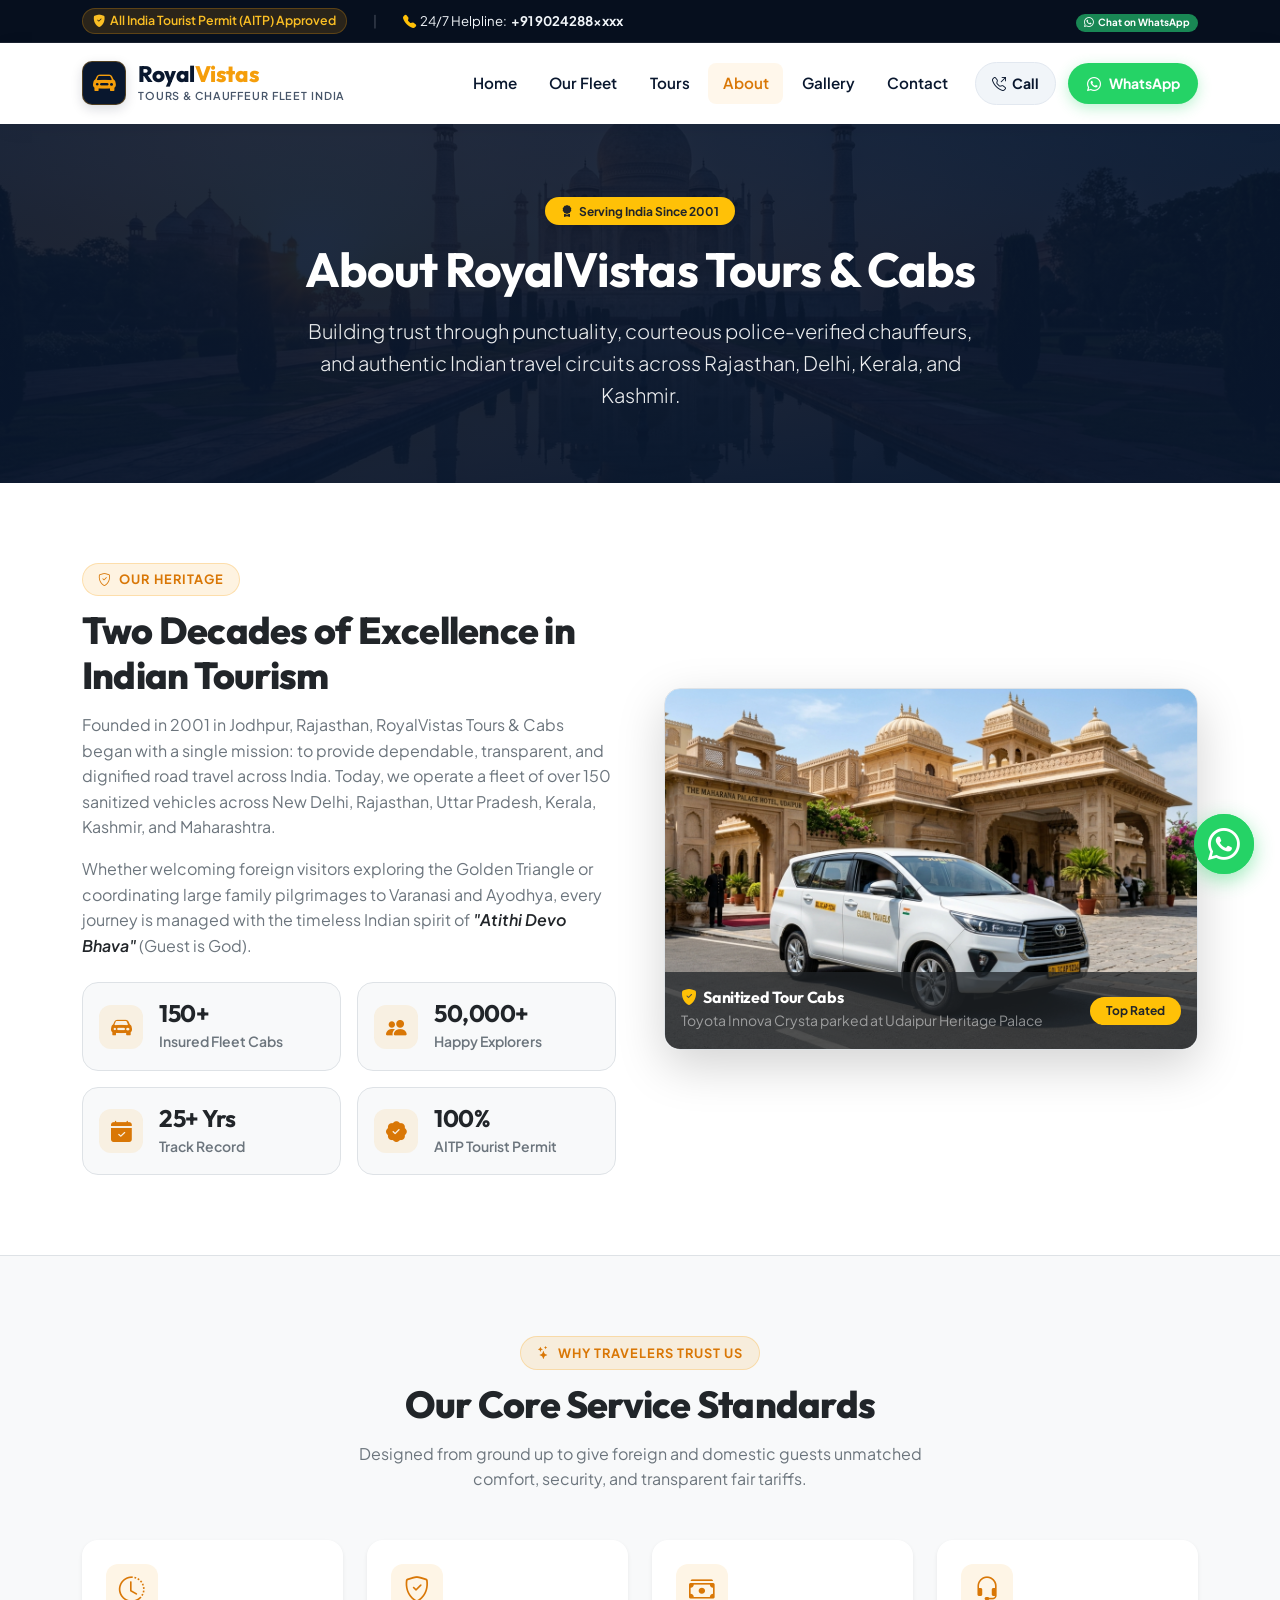
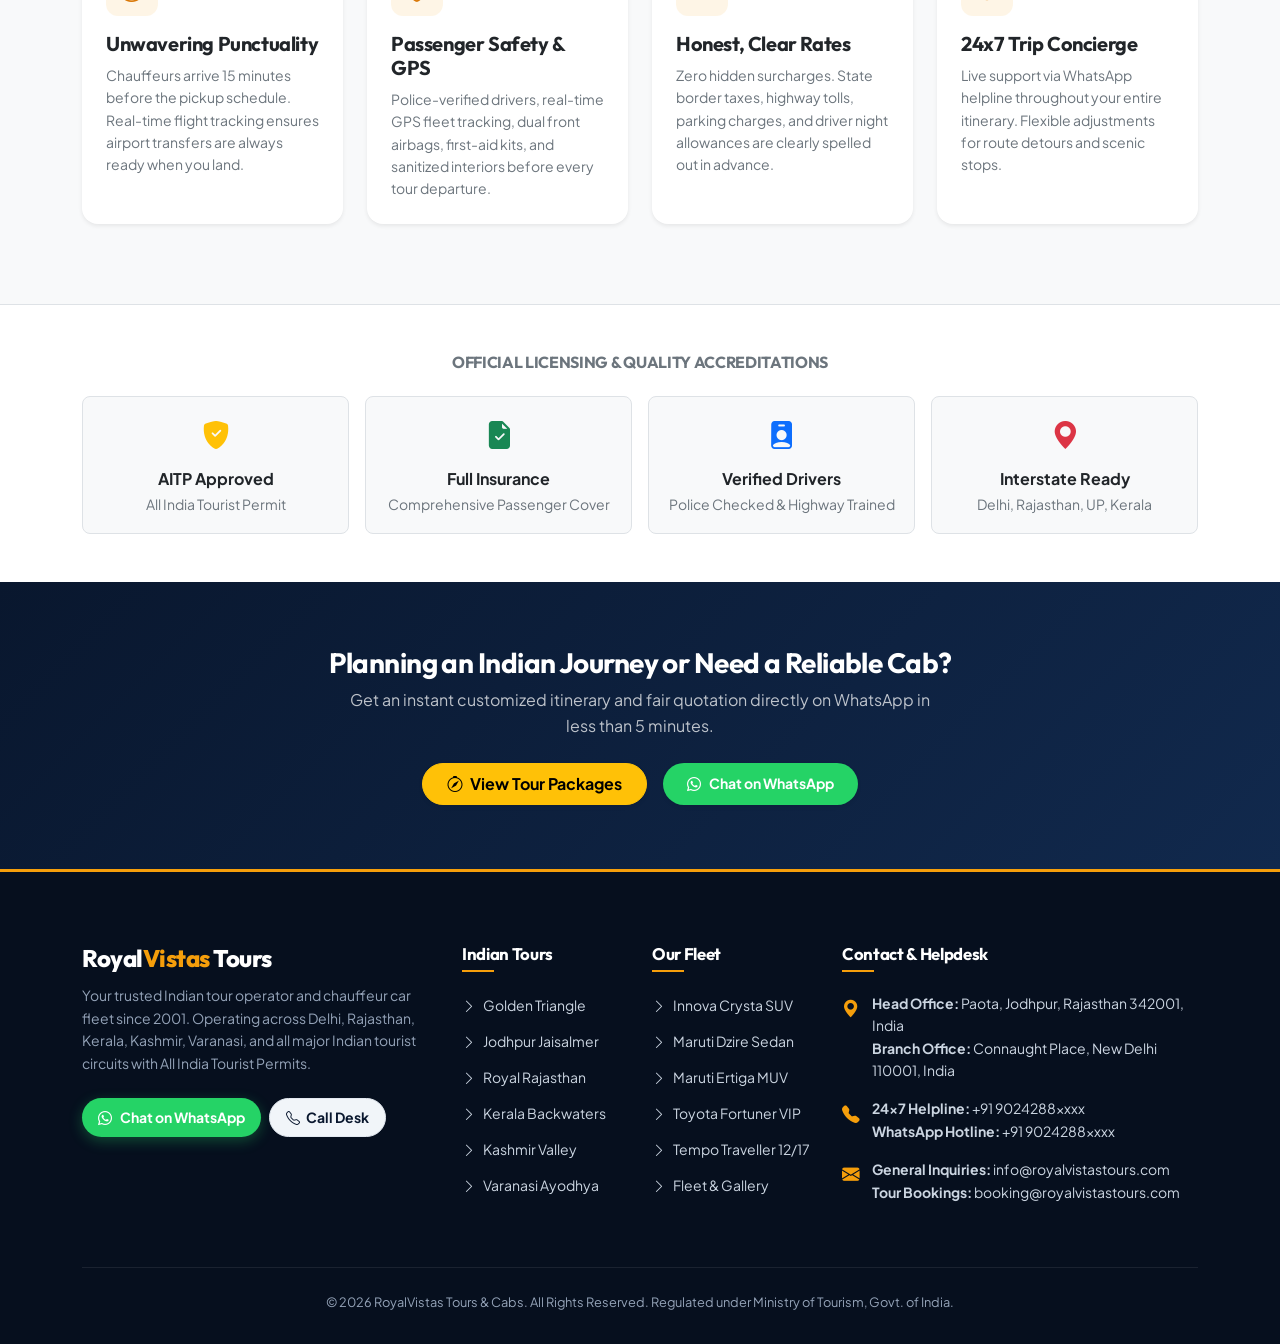
<file: about.html>
<!DOCTYPE html>
<html lang="en">
<head>
  <meta charset="UTF-8">
  <meta name="viewport" content="width=device-width, initial-scale=1.0">
  <title>About Us | RoyalVistas Tours & Cabs</title>
  <meta name="description" content="Learn about RoyalVistas Tours & Cabs, 25+ years of trusted Indian tourism, our fleet of Innova Crystas, sedans, and Tempo Travellers, and our commitment to safety.">

  <!-- Favicon -->
  <link rel="icon" href="data:image/svg+xml,<svg xmlns=%22http://www.w3.org/2000/svg%22 viewBox=%220 0 100 100%22><text y=%22.9em%22 font-size=%2290%22>🚗</text></svg>">

  <!-- Bootstrap 5.3.3 CSS -->
  <link href="https://cdn.jsdelivr.net/npm/bootstrap@5.3.3/dist/css/bootstrap.min.css" rel="stylesheet">
  <!-- Bootstrap Icons -->
  <link rel="stylesheet" href="https://cdn.jsdelivr.net/npm/bootstrap-icons@1.11.3/font/bootstrap-icons.min.css">
  <!-- AOS -->
  <link href="https://cdn.jsdelivr.net/npm/aos@2.3.4/dist/aos.css" rel="stylesheet">
  <!-- Custom CSS -->
  <link rel="stylesheet" href="css/style.css">
</head>
<body>

  <!-- ================= TOP BAR ================= -->
  <div class="top-bar py-2">
    <div class="container">
      <div class="row align-items-center">
        <div class="col-lg-8 col-md-7 text-center text-md-start">
          <div class="d-inline-flex flex-wrap align-items-center gap-3">
            <span class="top-bar-badge"><i class="bi bi-shield-fill-check"></i> All India Tourist Permit (AITP) Approved</span>
            <span class="top-bar-divider d-none d-sm-inline">|</span>
            <a href="tel:+919024288xxxx" class="d-inline-flex align-items-center gap-1">
              <i class="bi bi-telephone-fill text-warning"></i> 24/7 Helpline: <strong>+91 9024288xxxx</strong>
            </a>
          </div>
        </div>
        <div class="col-lg-4 col-md-5 text-center text-md-end mt-2 mt-md-0">
          <a href="https://wa.me/919024288xxxx" target="_blank" class="badge bg-success text-white py-1 px-2 rounded-pill d-inline-flex align-items-center gap-1">
            <i class="bi bi-whatsapp"></i> Chat on WhatsApp
          </a>
        </div>
      </div>
    </div>
  </div>

  <!-- ================= MAIN NAVBAR ================= -->
  <nav class="navbar navbar-expand-lg main-navbar">
    <div class="container">
      <a class="navbar-brand navbar-brand-logo" href="index.html">
        <div class="brand-icon-box">
          <i class="bi bi-car-front-fill"></i>
        </div>
        <div>
          <div class="brand-logo-text">Royal<span>Vistas</span></div>
          <span class="brand-tagline">Tours & Chauffeur Fleet India</span>
        </div>
      </a>

      <!-- Mobile Hamburger Toggler -->
      <button class="navbar-toggler border-0 shadow-none" type="button" data-bs-toggle="offcanvas" data-bs-target="#mobileNavMenu" aria-controls="mobileNavMenu" aria-label="Toggle navigation">
        <i class="bi bi-list fs-2 text-dark"></i>
      </button>

      <!-- Desktop Navbar Items -->
      <div class="collapse navbar-collapse" id="desktopNavMenu">
        <ul class="navbar-nav ms-auto align-items-center gap-1">
          <li class="nav-item">
            <a class="nav-link nav-link-custom" href="index.html">Home</a>
          </li>
          <li class="nav-item">
            <a class="nav-link nav-link-custom" href="index.html#fleetSection">Our Fleet</a>
          </li>
          <li class="nav-item">
            <a class="nav-link nav-link-custom" href="packages.html">Tours</a>
          </li>
          <li class="nav-item">
            <a class="nav-link nav-link-custom active" href="about.html">About</a>
          </li>
          <li class="nav-item">
            <a class="nav-link nav-link-custom" href="gallery.html">Gallery</a>
          </li>
          <li class="nav-item">
            <a class="nav-link nav-link-custom" href="contact.html">Contact</a>
          </li>
          <li class="nav-item ms-lg-2">
            <a href="tel:+919024288xxxx" class="btn btn-call-header d-none d-xl-inline-flex">
              <i class="bi bi-telephone-outbound"></i> Call
            </a>
          </li>
          <li class="nav-item ms-lg-2">
            <a href="https://wa.me/919024288xxxx?text=Hi%20RoyalVistas%20Tours,%20I%20want%20to%20plan%20an%20Indian%20tour." target="_blank" class="btn btn-whatsapp-header">
              <i class="bi bi-whatsapp"></i> WhatsApp
            </a>
          </li>
        </ul>
      </div>
    </div>
  </nav>

  <!-- ================= MOBILE OFFCANVAS MENU ================= -->
  <div class="offcanvas offcanvas-end" tabindex="-1" id="mobileNavMenu" aria-labelledby="mobileNavLabel">
    <div class="offcanvas-header border-bottom">
      <div class="d-flex align-items-center gap-2">
        <div class="brand-icon-box" style="width:38px;height:38px;font-size:1.2rem;">
          <i class="bi bi-car-front-fill"></i>
        </div>
        <div>
          <h6 class="mb-0 fw-bold">RoyalVistas Tours</h6>
          <small class="text-secondary fw-semibold">India Tour & Cabs</small>
        </div>
      </div>
      <button type="button" class="btn-close shadow-none" data-bs-dismiss="offcanvas" aria-label="Close"></button>
    </div>
    <div class="offcanvas-body d-flex flex-column justify-content-between p-4">
      <ul class="navbar-nav gap-3">
        <li class="nav-item"><a class="nav-link fs-5 fw-semibold" href="index.html" data-bs-dismiss="offcanvas"><i class="bi bi-house-door me-2 text-primary"></i> Home</a></li>
        <li class="nav-item"><a class="nav-link fs-5 fw-semibold" href="index.html#fleetSection" data-bs-dismiss="offcanvas"><i class="bi bi-truck-front me-2 text-primary"></i> Our Fleet</a></li>
        <li class="nav-item"><a class="nav-link fs-5 fw-semibold" href="packages.html"><i class="bi bi-geo-alt me-2 text-primary"></i> Indian Tours</a></li>
        <li class="nav-item"><a class="nav-link fs-5 fw-semibold active" href="about.html"><i class="bi bi-info-circle me-2 text-primary"></i> About Us</a></li>
        <li class="nav-item"><a class="nav-link fs-5 fw-semibold" href="gallery.html"><i class="bi bi-images me-2 text-primary"></i> Fleet & Gallery</a></li>
        <li class="nav-item"><a class="nav-link fs-5 fw-semibold" href="contact.html"><i class="bi bi-envelope me-2 text-primary"></i> Contact Us</a></li>
      </ul>
      <div class="mt-4 pt-3 border-top">
        <a href="https://wa.me/919024288xxxx?text=Hi%20RoyalVistas%20Tours,%20I%20want%20to%20plan%20an%20Indian%20tour." target="_blank" class="btn btn-whatsapp-submit w-100 py-3 mb-3">
          <i class="bi bi-whatsapp fs-5"></i> Quick WhatsApp Enquiry
        </a>
        <div class="text-center small text-secondary">
          <p class="mb-1"><a href="tel:+919024288xxxx" class="text-decoration-none text-dark fw-bold"><i class="bi bi-telephone-fill me-1 text-warning"></i> +91 9024288xxxx</a></p>
          <p class="mb-0">24/7 Travel Desk & Chauffeur Support</p>
        </div>
      </div>
    </div>
  </div>

  <!-- ================= BANNER ================= -->
  <section class="py-5 bg-dark text-white position-relative" style="background: linear-gradient(rgba(9, 23, 46, 0.90), rgba(9, 23, 46, 0.94)), url('images/hero-taj-mahal.jpg') center/cover no-repeat;">
    <div class="container py-4 text-center">
      <span class="badge bg-warning text-dark px-3 py-2 rounded-pill fw-bold mb-3 shadow-sm">
        <i class="bi bi-award-fill me-1"></i> Serving India Since 2001
      </span>
      <h1 class="display-5 fw-bold mb-3 text-white">About RoyalVistas Tours & Cabs</h1>
      <p class="lead text-light mb-0 mx-auto" style="max-width: 680px; opacity: 0.95;">
        Building trust through punctuality, courteous police-verified chauffeurs, and authentic Indian travel circuits across Rajasthan, Delhi, Kerala, and Kashmir.
      </p>
    </div>
  </section>

  <!-- ================= HERITAGE & MISSION ================= -->
  <section class="section-padding bg-white">
    <div class="container">
      <div class="row align-items-center g-5">
        <div class="col-lg-6" data-aos="fade-up">
          <span class="section-tag"><i class="bi bi-shield-check"></i> Our Heritage</span>
          <h2 class="section-main-title text-dark">Two Decades of Excellence in Indian Tourism</h2>
          <p class="text-secondary fs-6 mb-3">
            Founded in 2001 in Jodhpur, Rajasthan, RoyalVistas Tours & Cabs began with a single mission: to provide dependable, transparent, and dignified road travel across India. Today, we operate a fleet of over 150 sanitized vehicles across New Delhi, Rajasthan, Uttar Pradesh, Kerala, Kashmir, and Maharashtra.
          </p>
          <p class="text-secondary fs-6 mb-4">
            Whether welcoming foreign visitors exploring the Golden Triangle or coordinating large family pilgrimages to Varanasi and Ayodhya, every journey is managed with the timeless Indian spirit of <em class="text-dark fw-semibold">"Atithi Devo Bhava"</em> (Guest is God).
          </p>

          <!-- Key Metrics Grid -->
          <div class="row g-3">
            <div class="col-sm-6">
              <div class="p-3 bg-body-tertiary rounded-4 border h-100 hover-lift">
                <div class="d-flex align-items-center gap-3">
                  <div class="stat-icon" style="width:44px;height:44px;font-size:1.3rem;"><i class="bi bi-car-front-fill"></i></div>
                  <div>
                    <h4 class="fw-bold text-dark mb-0">150+</h4>
                    <small class="text-secondary fw-semibold">Insured Fleet Cabs</small>
                  </div>
                </div>
              </div>
            </div>
            <div class="col-sm-6">
              <div class="p-3 bg-body-tertiary rounded-4 border h-100 hover-lift">
                <div class="d-flex align-items-center gap-3">
                  <div class="stat-icon" style="width:44px;height:44px;font-size:1.3rem;"><i class="bi bi-people-fill"></i></div>
                  <div>
                    <h4 class="fw-bold text-dark mb-0">50,000+</h4>
                    <small class="text-secondary fw-semibold">Happy Explorers</small>
                  </div>
                </div>
              </div>
            </div>
            <div class="col-sm-6">
              <div class="p-3 bg-body-tertiary rounded-4 border h-100 hover-lift">
                <div class="d-flex align-items-center gap-3">
                  <div class="stat-icon" style="width:44px;height:44px;font-size:1.3rem;"><i class="bi bi-calendar-check-fill"></i></div>
                  <div>
                    <h4 class="fw-bold text-dark mb-0">25+ Yrs</h4>
                    <small class="text-secondary fw-semibold">Track Record</small>
                  </div>
                </div>
              </div>
            </div>
            <div class="col-sm-6">
              <div class="p-3 bg-body-tertiary rounded-4 border h-100 hover-lift">
                <div class="d-flex align-items-center gap-3">
                  <div class="stat-icon" style="width:44px;height:44px;font-size:1.3rem;"><i class="bi bi-patch-check-fill"></i></div>
                  <div>
                    <h4 class="fw-bold text-dark mb-0">100%</h4>
                    <small class="text-secondary fw-semibold">AITP Tourist Permit</small>
                  </div>
                </div>
              </div>
            </div>
          </div>
        </div>

        <div class="col-lg-6" data-aos="fade-up" data-aos-delay="100">
          <div class="position-relative rounded-4 overflow-hidden shadow-lg border">
            <img src="images/car-innova-crysta.jpg" alt="Innova Crysta Heritage Hotel Tour Cab" class="w-100 object-fit-cover" style="min-height:360px;">
            <div class="position-absolute bottom-0 start-0 w-100 p-3 bg-dark bg-opacity-75 text-white backdrop-blur">
              <div class="d-flex align-items-center justify-content-between">
                <div>
                  <h6 class="fw-bold mb-0 text-white"><i class="bi bi-shield-fill-check text-warning me-1"></i> Sanitized Tour Cabs</h6>
                  <small class="text-white-50">Toyota Innova Crysta parked at Udaipur Heritage Palace</small>
                </div>
                <span class="badge bg-warning text-dark fw-bold px-3 py-2 rounded-pill">Top Rated</span>
              </div>
            </div>
          </div>
        </div>
      </div>
    </div>
  </section>

  <!-- ================= CORE PILLARS OF SERVICE ================= -->
  <section class="section-padding bg-body-tertiary border-top border-bottom">
    <div class="container">
      <div class="text-center mb-5" data-aos="fade-up">
        <span class="section-tag"><i class="bi bi-stars"></i> Why Travelers Trust Us</span>
        <h2 class="section-main-title text-dark">Our Core Service Standards</h2>
        <p class="text-secondary mx-auto mb-0" style="max-width: 600px;">
          Designed from ground up to give foreign and domestic guests unmatched comfort, security, and transparent fair tariffs.
        </p>
      </div>

      <div class="row g-4">
        <div class="col-lg-3 col-md-6" data-aos="fade-up" data-aos-delay="50">
          <div class="card h-100 border-0 shadow-sm rounded-4 p-4 hover-lift bg-white">
            <div class="stat-icon mb-3"><i class="bi bi-clock-history"></i></div>
            <h5 class="fw-bold text-dark mb-2">Unwavering Punctuality</h5>
            <p class="text-secondary small mb-0">Chauffeurs arrive 15 minutes before the pickup schedule. Real-time flight tracking ensures airport transfers are always ready when you land.</p>
          </div>
        </div>

        <div class="col-lg-3 col-md-6" data-aos="fade-up" data-aos-delay="100">
          <div class="card h-100 border-0 shadow-sm rounded-4 p-4 hover-lift bg-white">
            <div class="stat-icon mb-3"><i class="bi bi-shield-check"></i></div>
            <h5 class="fw-bold text-dark mb-2">Passenger Safety & GPS</h5>
            <p class="text-secondary small mb-0">Police-verified drivers, real-time GPS fleet tracking, dual front airbags, first-aid kits, and sanitized interiors before every tour departure.</p>
          </div>
        </div>

        <div class="col-lg-3 col-md-6" data-aos="fade-up" data-aos-delay="150">
          <div class="card h-100 border-0 shadow-sm rounded-4 p-4 hover-lift bg-white">
            <div class="stat-icon mb-3"><i class="bi bi-cash-stack"></i></div>
            <h5 class="fw-bold text-dark mb-2">Honest, Clear Rates</h5>
            <p class="text-secondary small mb-0">Zero hidden surcharges. State border taxes, highway tolls, parking charges, and driver night allowances are clearly spelled out in advance.</p>
          </div>
        </div>

        <div class="col-lg-3 col-md-6" data-aos="fade-up" data-aos-delay="200">
          <div class="card h-100 border-0 shadow-sm rounded-4 p-4 hover-lift bg-white">
            <div class="stat-icon mb-3"><i class="bi bi-headset"></i></div>
            <h5 class="fw-bold text-dark mb-2">24x7 Trip Concierge</h5>
            <p class="text-secondary small mb-0">Live support via WhatsApp helpline throughout your entire itinerary. Flexible adjustments for route detours and scenic stops.</p>
          </div>
        </div>
      </div>
    </div>
  </section>

  <!-- ================= ACCREDITATIONS STRIP ================= -->
  <section class="py-5 bg-white">
    <div class="container text-center">
      <h6 class="text-uppercase fw-bold text-secondary mb-4 letter-spacing-1">Official Licensing & Quality Accreditations</h6>
      <div class="row g-3 justify-content-center">
        <div class="col-6 col-md-3">
          <div class="p-3 border rounded-3 bg-light">
            <i class="bi bi-shield-fill-check text-warning fs-3 mb-2 d-block"></i>
            <span class="fw-bold text-dark d-block">AITP Approved</span>
            <small class="text-secondary">All India Tourist Permit</small>
          </div>
        </div>
        <div class="col-6 col-md-3">
          <div class="p-3 border rounded-3 bg-light">
            <i class="bi bi-file-earmark-check-fill text-success fs-3 mb-2 d-block"></i>
            <span class="fw-bold text-dark d-block">Full Insurance</span>
            <small class="text-secondary">Comprehensive Passenger Cover</small>
          </div>
        </div>
        <div class="col-6 col-md-3">
          <div class="p-3 border rounded-3 bg-light">
            <i class="bi bi-person-badge-fill text-primary fs-3 mb-2 d-block"></i>
            <span class="fw-bold text-dark d-block">Verified Drivers</span>
            <small class="text-secondary">Police Checked & Highway Trained</small>
          </div>
        </div>
        <div class="col-6 col-md-3">
          <div class="p-3 border rounded-3 bg-light">
            <i class="bi bi-geo-alt-fill text-danger fs-3 mb-2 d-block"></i>
            <span class="fw-bold text-dark d-block">Interstate Ready</span>
            <small class="text-secondary">Delhi, Rajasthan, UP, Kerala</small>
          </div>
        </div>
      </div>
    </div>
  </section>

  <!-- ================= CALL TO ACTION ================= -->
  <section class="py-5 bg-dark text-white text-center position-relative" style="background: linear-gradient(135deg, #09172e 0%, #11294d 100%);">
    <div class="container py-3">
      <h3 class="fw-bold text-white mb-2">Planning an Indian Journey or Need a Reliable Cab?</h3>
      <p class="text-light opacity-75 mb-4 mx-auto" style="max-width: 600px;">
        Get an instant customized itinerary and fair quotation directly on WhatsApp in less than 5 minutes.
      </p>
      <div class="d-flex flex-wrap justify-content-center gap-3">
        <a href="packages.html" class="btn btn-warning fw-bold px-4 py-2 rounded-pill shadow-sm">
          <i class="bi bi-compass me-1"></i> View Tour Packages
        </a>
        <a href="https://wa.me/919024288xxxx?text=Hi%20RoyalVistas%20Tours,%20I%20want%20to%20plan%20a%20tour." target="_blank" class="btn btn-whatsapp-header py-2 px-4 shadow-sm">
          <i class="bi bi-whatsapp"></i> Chat on WhatsApp
        </a>
      </div>
    </div>
  </section>

  <!-- ================= FOOTER ================= -->
  <footer class="main-footer">
    <div class="container">
      <div class="row g-4">

        <!-- Brand Info -->
        <div class="col-lg-4 col-md-6 footer-brand">
          <h4>Royal<span>Vistas</span> Tours</h4>
          <p>
            Your trusted Indian tour operator and chauffeur car fleet since 2001. Operating across Delhi, Rajasthan,
            Kerala, Kashmir, Varanasi, and all major Indian tourist circuits with All India Tourist Permits.
          </p>
          <div class="d-flex gap-2">
            <a href="https://wa.me/919024288xxxx" target="_blank" class="btn btn-whatsapp-header py-2 px-3 small">
              <i class="bi bi-whatsapp"></i> Chat on WhatsApp
            </a>
            <a href="tel:+919024288xxxx" class="btn btn-call-header py-2 px-3 small">
              <i class="bi bi-telephone"></i> Call Desk
            </a>
          </div>
        </div>

        <!-- Quick Tour Links -->
        <div class="col-lg-2 col-md-6 col-6">
          <h5 class="footer-title">Indian Tours</h5>
          <ul class="footer-links-list">
            <li><a href="packages.html"><i class="bi bi-chevron-right"></i> Golden Triangle</a></li>
            <li><a href="packages.html"><i class="bi bi-chevron-right"></i> Jodhpur Jaisalmer</a></li>
            <li><a href="packages.html"><i class="bi bi-chevron-right"></i> Royal Rajasthan</a></li>
            <li><a href="packages.html"><i class="bi bi-chevron-right"></i> Kerala Backwaters</a></li>
            <li><a href="packages.html"><i class="bi bi-chevron-right"></i> Kashmir Valley</a></li>
            <li><a href="packages.html"><i class="bi bi-chevron-right"></i> Varanasi Ayodhya</a></li>
          </ul>
        </div>

        <!-- Car Fleet Links -->
        <div class="col-lg-2 col-md-6 col-6">
          <h5 class="footer-title">Our Fleet</h5>
          <ul class="footer-links-list">
            <li><a href="index.html#fleetSection"><i class="bi bi-chevron-right"></i> Innova Crysta SUV</a></li>
            <li><a href="index.html#fleetSection"><i class="bi bi-chevron-right"></i> Maruti Dzire Sedan</a></li>
            <li><a href="index.html#fleetSection"><i class="bi bi-chevron-right"></i> Maruti Ertiga MUV</a></li>
            <li><a href="index.html#fleetSection"><i class="bi bi-chevron-right"></i> Toyota Fortuner VIP</a></li>
            <li><a href="index.html#fleetSection"><i class="bi bi-chevron-right"></i> Tempo Traveller 12/17</a></li>
            <li><a href="gallery.html"><i class="bi bi-chevron-right"></i> Fleet & Gallery</a></li>
          </ul>
        </div>

        <!-- Contact & Branches -->
        <div class="col-lg-4 col-md-6">
          <h5 class="footer-title">Contact & Helpdesk</h5>
          <div class="footer-contact-item">
            <i class="bi bi-geo-alt-fill"></i>
            <div>
              <strong>Head Office:</strong> Paota, Jodhpur, Rajasthan 342001, India<br>
              <strong>Branch Office:</strong> Connaught Place, New Delhi 110001, India
            </div>
          </div>
          <div class="footer-contact-item">
            <i class="bi bi-telephone-fill"></i>
            <div>
              <strong>24x7 Helpline:</strong> +91 9024288xxxx<br>
              <strong>WhatsApp Hotline:</strong> +91 9024288xxxx
            </div>
          </div>
          <div class="footer-contact-item">
            <i class="bi bi-envelope-fill"></i>
            <div>
              <strong>General Inquiries:</strong> info@royalvistastours.com<br>
              <strong>Tour Bookings:</strong> booking@royalvistastours.com
            </div>
          </div>
        </div>

      </div>

      <div class="footer-bottom text-center">
        <p class="mb-0">
          © 2026 RoyalVistas Tours & Cabs. All Rights Reserved. Regulated under Ministry of Tourism, Govt. of India.
        </p>
      </div>
    </div>
  </footer>

  <!-- Floating WhatsApp -->
  <a href="https://wa.me/919024288xxxx" target="_blank" class="floating-whatsapp-btn" aria-label="Chat with us on WhatsApp">
    <div class="floating-whatsapp-pulse"></div>
    <i class="bi bi-whatsapp"></i>
  </a>

  <!-- Back to Top Button -->
  <button type="button" class="back-to-top-btn" id="backToTopBtn" aria-label="Back to top">
    <i class="bi bi-arrow-up"></i>
  </button>

  <script src="https://cdn.jsdelivr.net/npm/bootstrap@5.3.3/dist/js/bootstrap.bundle.min.js"></script>
  <script src="https://cdn.jsdelivr.net/npm/aos@2.3.4/dist/aos.js"></script>
  <script src="js/main.js"></script>
</body>
</html>
</file>
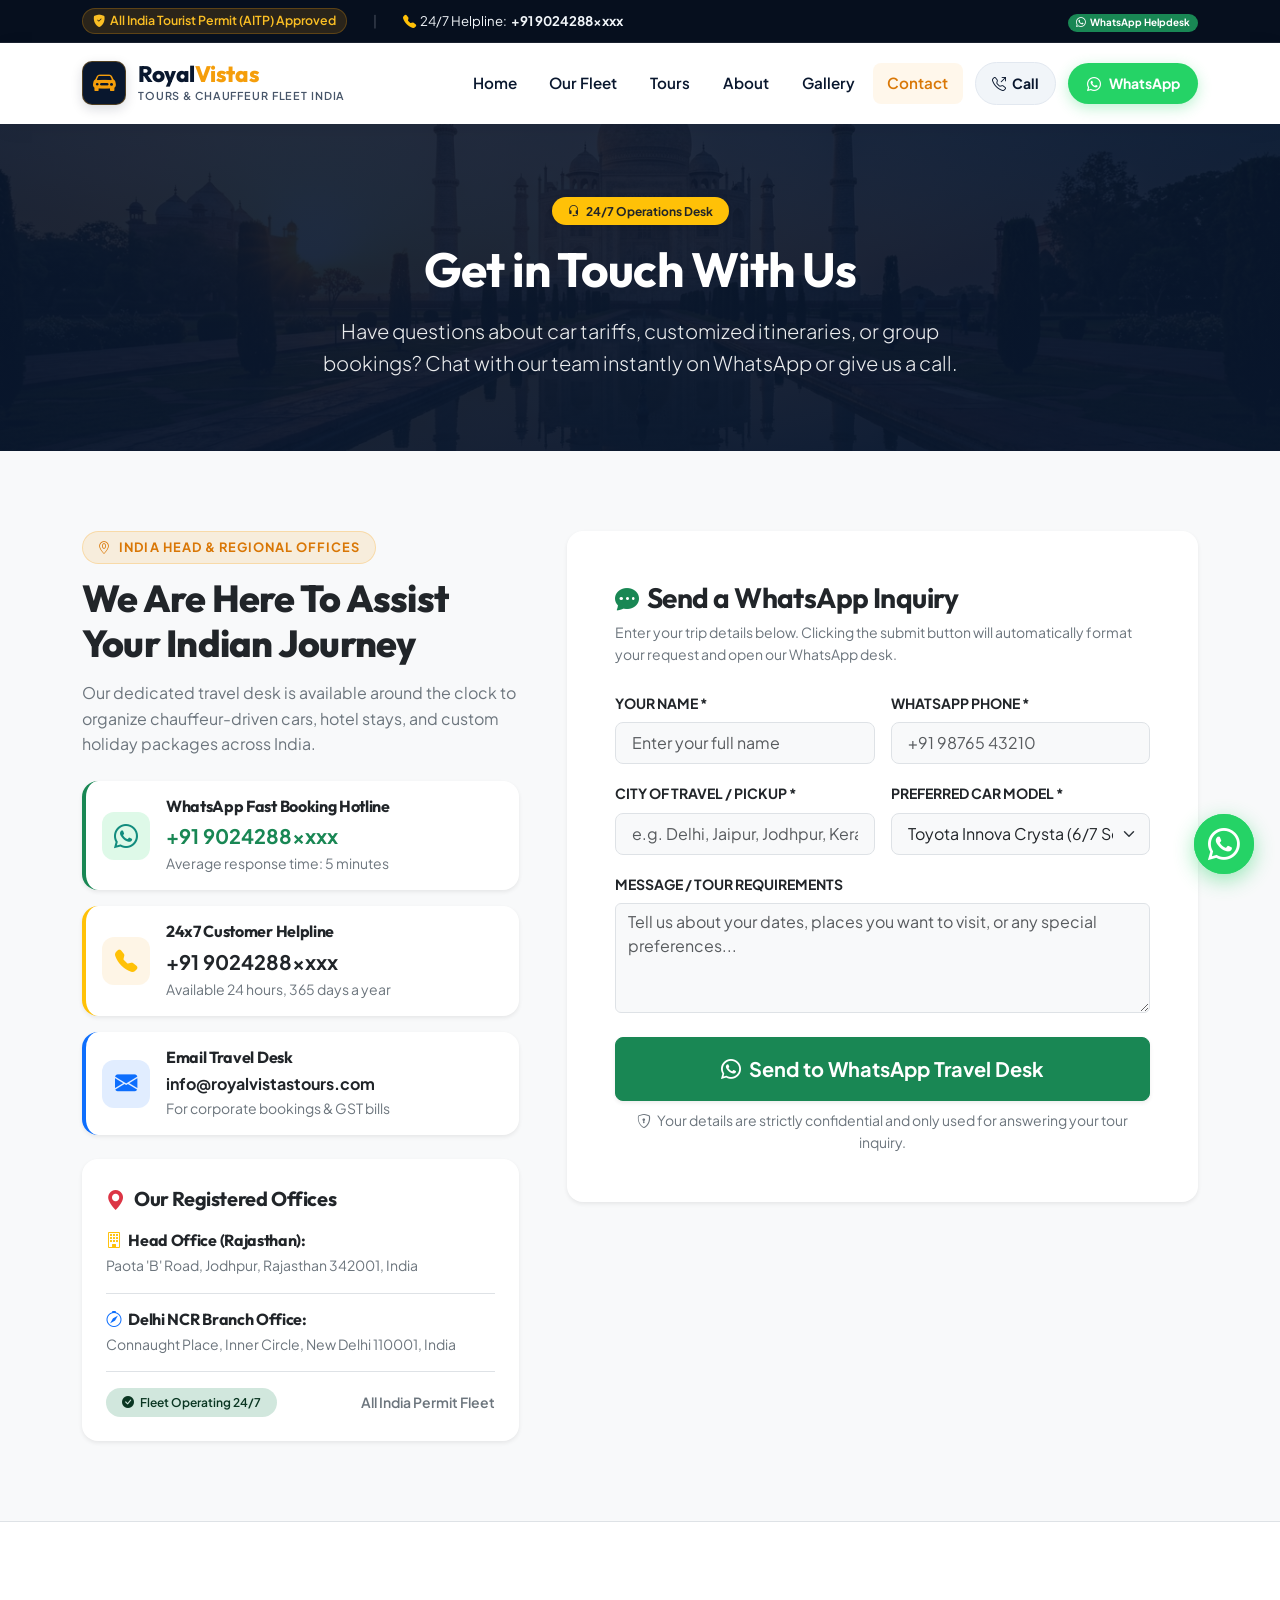
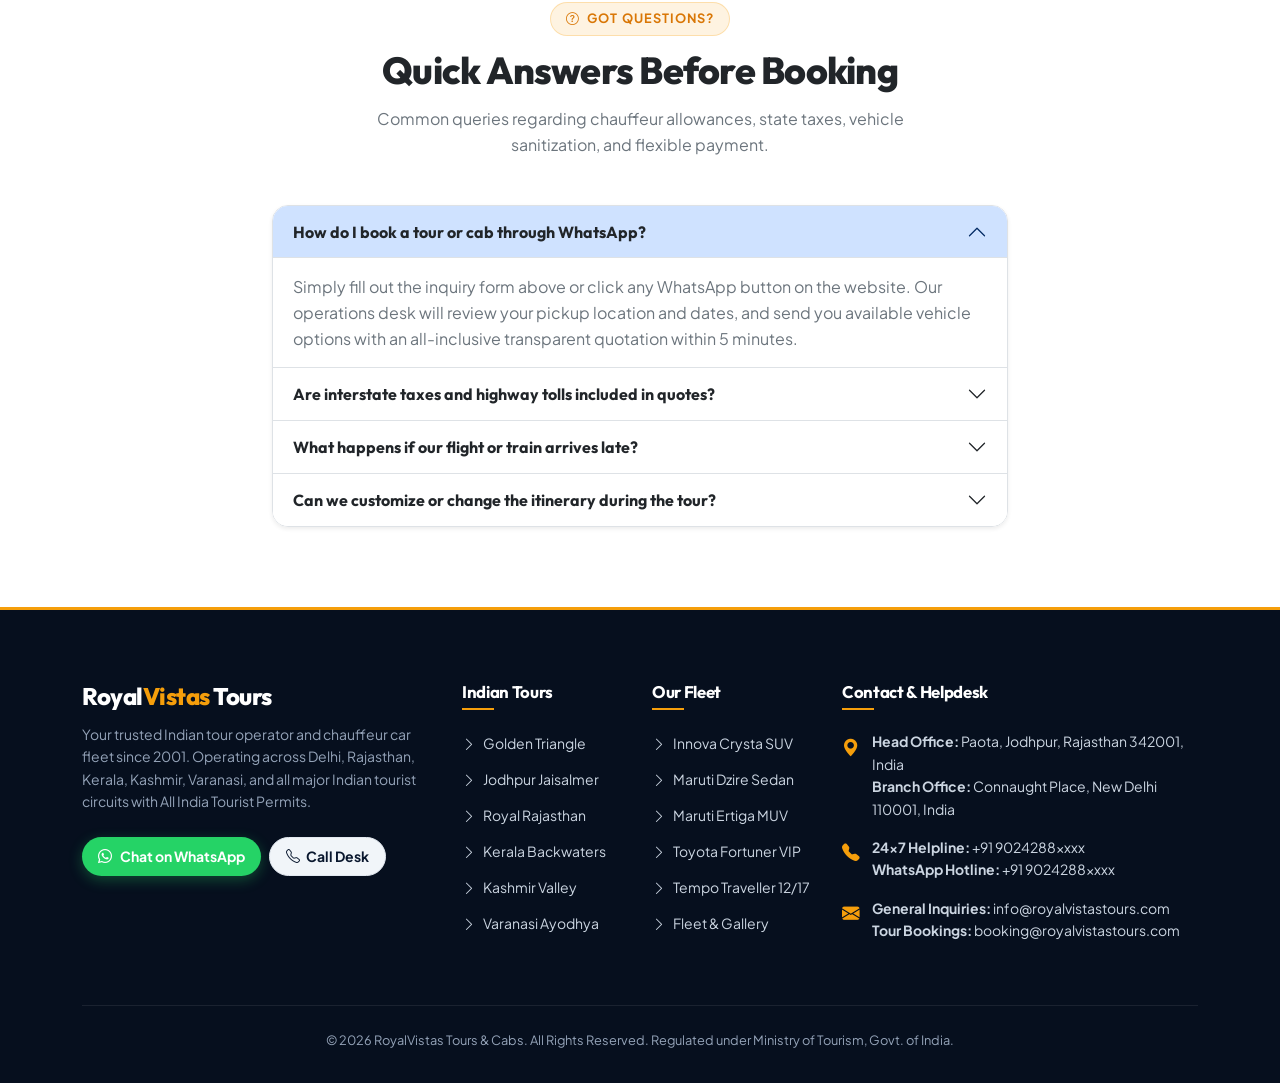
<file: contact.html>
<!DOCTYPE html>
<html lang="en">
<head>
  <meta charset="UTF-8">
  <meta name="viewport" content="width=device-width, initial-scale=1.0">
  <title>Contact Us & WhatsApp Desk | RoyalVistas Tours & Cabs</title>
  <meta name="description" content="Contact RoyalVistas Tours & Cabs. Call our 24/7 helpline +91 9024288xxxx or send an instant WhatsApp inquiry for Indian tour packages and chauffeur car rentals.">
  
  <!-- Favicon -->
  <link rel="icon" href="data:image/svg+xml,<svg xmlns=%22http://www.w3.org/2000/svg%22 viewBox=%220 0 100 100%22><text y=%22.9em%22 font-size=%2290%22>🚗</text></svg>">

  <!-- Bootstrap 5.3.3 CSS -->
  <link href="https://cdn.jsdelivr.net/npm/bootstrap@5.3.3/dist/css/bootstrap.min.css" rel="stylesheet">
  <!-- Bootstrap Icons -->
  <link rel="stylesheet" href="https://cdn.jsdelivr.net/npm/bootstrap-icons@1.11.3/font/bootstrap-icons.min.css">
  <!-- AOS -->
  <link href="https://cdn.jsdelivr.net/npm/aos@2.3.4/dist/aos.css" rel="stylesheet">
  <!-- Custom CSS -->
  <link rel="stylesheet" href="css/style.css">
</head>
<body>

  <!-- ================= TOP BAR ================= -->
  <div class="top-bar py-2">
    <div class="container">
      <div class="row align-items-center">
        <div class="col-lg-8 col-md-7 text-center text-md-start">
          <div class="d-inline-flex flex-wrap align-items-center gap-3">
            <span class="top-bar-badge"><i class="bi bi-shield-fill-check"></i> All India Tourist Permit (AITP) Approved</span>
            <span class="top-bar-divider d-none d-sm-inline">|</span>
            <a href="tel:+919024288xxxx" class="d-inline-flex align-items-center gap-1">
              <i class="bi bi-telephone-fill text-warning"></i> 24/7 Helpline: <strong>+91 9024288xxxx</strong>
            </a>
          </div>
        </div>
        <div class="col-lg-4 col-md-5 text-center text-md-end mt-2 mt-md-0">
          <a href="https://wa.me/919024288xxxx" target="_blank" class="badge bg-success text-white py-1 px-2 rounded-pill d-inline-flex align-items-center gap-1">
            <i class="bi bi-whatsapp"></i> WhatsApp Helpdesk
          </a>
        </div>
      </div>
    </div>
  </div>

  <!-- ================= MAIN NAVBAR ================= -->
  <nav class="navbar navbar-expand-lg main-navbar">
    <div class="container">
      <a class="navbar-brand navbar-brand-logo" href="index.html">
        <div class="brand-icon-box">
          <i class="bi bi-car-front-fill"></i>
        </div>
        <div>
          <div class="brand-logo-text">Royal<span>Vistas</span></div>
          <span class="brand-tagline">Tours & Chauffeur Fleet India</span>
        </div>
      </a>

      <!-- Mobile Hamburger Toggler -->
      <button class="navbar-toggler border-0 shadow-none" type="button" data-bs-toggle="offcanvas" data-bs-target="#mobileNavMenu" aria-controls="mobileNavMenu" aria-label="Toggle navigation">
        <i class="bi bi-list fs-2 text-dark"></i>
      </button>

      <!-- Desktop Navbar Items -->
      <div class="collapse navbar-collapse" id="desktopNavMenu">
        <ul class="navbar-nav ms-auto align-items-center gap-1">
          <li class="nav-item">
            <a class="nav-link nav-link-custom" href="index.html">Home</a>
          </li>
          <li class="nav-item">
            <a class="nav-link nav-link-custom" href="index.html#fleetSection">Our Fleet</a>
          </li>
          <li class="nav-item">
            <a class="nav-link nav-link-custom" href="packages.html">Tours</a>
          </li>
          <li class="nav-item">
            <a class="nav-link nav-link-custom" href="about.html">About</a>
          </li>
          <li class="nav-item">
            <a class="nav-link nav-link-custom" href="gallery.html">Gallery</a>
          </li>
          <li class="nav-item">
            <a class="nav-link nav-link-custom active" href="contact.html">Contact</a>
          </li>
          <li class="nav-item ms-lg-2">
            <a href="tel:+919024288xxxx" class="btn btn-call-header d-none d-xl-inline-flex">
              <i class="bi bi-telephone-outbound"></i> Call
            </a>
          </li>
          <li class="nav-item ms-lg-2">
            <a href="https://wa.me/919024288xxxx?text=Hi%20RoyalVistas%20Tours,%20I%20have%20an%20inquiry%20regarding%20tours%20and%20cabs." target="_blank" class="btn btn-whatsapp-header">
              <i class="bi bi-whatsapp"></i> WhatsApp
            </a>
          </li>
        </ul>
      </div>
    </div>
  </nav>

  <!-- ================= MOBILE OFFCANVAS MENU ================= -->
  <div class="offcanvas offcanvas-end" tabindex="-1" id="mobileNavMenu" aria-labelledby="mobileNavLabel">
    <div class="offcanvas-header border-bottom">
      <div class="d-flex align-items-center gap-2">
        <div class="brand-icon-box" style="width:38px;height:38px;font-size:1.2rem;">
          <i class="bi bi-car-front-fill"></i>
        </div>
        <div>
          <h6 class="mb-0 fw-bold">RoyalVistas Tours</h6>
          <small class="text-secondary fw-semibold">India Tour & Cabs</small>
        </div>
      </div>
      <button type="button" class="btn-close shadow-none" data-bs-dismiss="offcanvas" aria-label="Close"></button>
    </div>
    <div class="offcanvas-body d-flex flex-column justify-content-between p-4">
      <ul class="navbar-nav gap-3">
        <li class="nav-item"><a class="nav-link fs-5 fw-semibold" href="index.html" data-bs-dismiss="offcanvas"><i class="bi bi-house-door me-2 text-primary"></i> Home</a></li>
        <li class="nav-item"><a class="nav-link fs-5 fw-semibold" href="index.html#fleetSection" data-bs-dismiss="offcanvas"><i class="bi bi-truck-front me-2 text-primary"></i> Our Fleet</a></li>
        <li class="nav-item"><a class="nav-link fs-5 fw-semibold" href="packages.html"><i class="bi bi-geo-alt me-2 text-primary"></i> Indian Tours</a></li>
        <li class="nav-item"><a class="nav-link fs-5 fw-semibold" href="about.html"><i class="bi bi-info-circle me-2 text-primary"></i> About Us</a></li>
        <li class="nav-item"><a class="nav-link fs-5 fw-semibold" href="gallery.html"><i class="bi bi-images me-2 text-primary"></i> Fleet & Gallery</a></li>
        <li class="nav-item"><a class="nav-link fs-5 fw-semibold active" href="contact.html"><i class="bi bi-envelope me-2 text-primary"></i> Contact Us</a></li>
      </ul>
      <div class="mt-4 pt-3 border-top">
        <a href="https://wa.me/919024288xxxx?text=Hi%20RoyalVistas%20Tours,%20I%20have%20an%20inquiry%20regarding%20tours%20and%20cabs." target="_blank" class="btn btn-whatsapp-submit w-100 py-3 mb-3">
          <i class="bi bi-whatsapp fs-5"></i> Quick WhatsApp Enquiry
        </a>
        <div class="text-center small text-secondary">
          <p class="mb-1"><a href="tel:+919024288xxxx" class="text-decoration-none text-dark fw-bold"><i class="bi bi-telephone-fill me-1 text-warning"></i> +91 9024288xxxx</a></p>
          <p class="mb-0">24/7 Travel Desk & Chauffeur Support</p>
        </div>
      </div>
    </div>
  </div>

  <!-- ================= BANNER ================= -->
  <section class="py-5 bg-dark text-white position-relative" style="background: linear-gradient(rgba(9, 23, 46, 0.90), rgba(9, 23, 46, 0.94)), url('images/hero-taj-mahal.jpg') center/cover no-repeat;">
    <div class="container py-4 text-center">
      <span class="badge bg-warning text-dark px-3 py-2 rounded-pill fw-bold mb-3 shadow-sm">
        <i class="bi bi-headset me-1"></i> 24/7 Operations Desk
      </span>
      <h1 class="display-5 fw-bold mb-3 text-white">Get in Touch With Us</h1>
      <p class="lead text-light mb-0 mx-auto" style="max-width: 680px; opacity: 0.95;">
        Have questions about car tariffs, customized itineraries, or group bookings? Chat with our team instantly on WhatsApp or give us a call.
      </p>
    </div>
  </section>

  <!-- ================= CONTACT INFO & ENQUIRY ================= -->
  <section class="section-padding bg-body-tertiary">
    <div class="container">
      <div class="row g-5">
        
        <!-- Left: Contact Details -->
        <div class="col-lg-5" data-aos="fade-up">
          <span class="section-tag"><i class="bi bi-geo-alt"></i> India Head & Regional Offices</span>
          <h3 class="section-main-title text-dark">We Are Here To Assist Your Indian Journey</h3>
          <p class="text-secondary fs-6 mb-4">
            Our dedicated travel desk is available around the clock to organize chauffeur-driven cars, hotel stays, and custom holiday packages across India.
          </p>

          <!-- Card 1: Phone & WhatsApp -->
          <div class="card border-0 shadow-sm rounded-4 p-3 mb-3 bg-white border-start border-success border-4 hover-lift">
            <div class="d-flex align-items-center gap-3">
              <div class="stat-icon" style="width:48px;height:48px;background:rgba(37,211,102,0.15);color:#128c7e;font-size:1.5rem;">
                <i class="bi bi-whatsapp"></i>
              </div>
              <div>
                <h6 class="fw-bold text-dark mb-1">WhatsApp Fast Booking Hotline</h6>
                <a href="https://wa.me/919024288xxxx" target="_blank" class="text-success fw-bold fs-5 text-decoration-none">+91 9024288xxxx</a>
                <div class="small text-secondary">Average response time: 5 minutes</div>
              </div>
            </div>
          </div>

          <!-- Card 2: 24/7 Phone -->
          <div class="card border-0 shadow-sm rounded-4 p-3 mb-3 bg-white border-start border-warning border-4 hover-lift">
            <div class="d-flex align-items-center gap-3">
              <div class="stat-icon" style="width:48px;height:48px;font-size:1.4rem;">
                <i class="bi bi-telephone-fill text-warning"></i>
              </div>
              <div>
                <h6 class="fw-bold text-dark mb-1">24x7 Customer Helpline</h6>
                <a href="tel:+919024288xxxx" class="text-dark fw-bold fs-5 text-decoration-none">+91 9024288xxxx</a>
                <div class="small text-secondary">Available 24 hours, 365 days a year</div>
              </div>
            </div>
          </div>

          <!-- Card 3: Email -->
          <div class="card border-0 shadow-sm rounded-4 p-3 mb-4 bg-white border-start border-primary border-4 hover-lift">
            <div class="d-flex align-items-center gap-3">
              <div class="stat-icon" style="width:48px;height:48px;background:rgba(13,110,253,0.12);color:#0d6efd;font-size:1.4rem;">
                <i class="bi bi-envelope-fill"></i>
              </div>
              <div>
                <h6 class="fw-bold text-dark mb-1">Email Travel Desk</h6>
                <a href="mailto:info@royalvistastours.com" class="text-dark fw-bold text-decoration-none">info@royalvistastours.com</a>
                <div class="small text-secondary">For corporate bookings & GST bills</div>
              </div>
            </div>
          </div>

          <!-- Address Card -->
          <div class="card border-0 shadow-sm rounded-4 p-4 bg-white">
            <div class="d-flex align-items-center gap-2 mb-3">
              <i class="bi bi-geo-alt-fill text-danger fs-5"></i>
              <h5 class="fw-bold text-dark mb-0">Our Registered Offices</h5>
            </div>
            
            <div class="mb-3 pb-3 border-bottom">
              <h6 class="fw-bold text-dark mb-1"><i class="bi bi-building text-warning me-1"></i> Head Office (Rajasthan):</h6>
              <p class="text-secondary small mb-0">Paota 'B' Road, Jodhpur, Rajasthan 342001, India</p>
            </div>
            
            <div>
              <h6 class="fw-bold text-dark mb-1"><i class="bi bi-compass text-primary me-1"></i> Delhi NCR Branch Office:</h6>
              <p class="text-secondary small mb-0">Connaught Place, Inner Circle, New Delhi 110001, India</p>
            </div>

            <div class="mt-3 pt-3 border-top d-flex align-items-center justify-content-between flex-wrap gap-2">
              <span class="badge bg-success-subtle text-success-emphasis px-3 py-2 rounded-pill fw-semibold">
                <i class="bi bi-check-circle-fill me-1"></i> Fleet Operating 24/7
              </span>
              <small class="text-secondary fw-semibold">All India Permit Fleet</small>
            </div>
          </div>
        </div>

        <!-- Right: Fast Contact Form with WhatsApp Integration -->
        <div class="col-lg-7" data-aos="fade-up" data-aos-delay="100">
          <div class="card border-0 shadow-sm rounded-4 p-4 p-md-5 bg-white">
            <div class="d-flex align-items-center gap-2 mb-1">
              <i class="bi bi-chat-dots-fill text-success fs-4"></i>
              <h3 class="fw-bold text-dark mb-0">Send a WhatsApp Inquiry</h3>
            </div>
            <p class="text-secondary small mb-4">
              Enter your trip details below. Clicking the submit button will automatically format your request and open our WhatsApp desk.
            </p>

            <form id="contactDirectForm">
              <div class="row g-3">
                <div class="col-md-6">
                  <label class="form-label fw-bold text-dark small text-uppercase">Your Name *</label>
                  <input type="text" class="form-control form-control-lg bg-light border-1 fs-6" id="cName" placeholder="Enter your full name" required>
                </div>
                <div class="col-md-6">
                  <label class="form-label fw-bold text-dark small text-uppercase">WhatsApp Phone *</label>
                  <input type="tel" class="form-control form-control-lg bg-light border-1 fs-6" id="cPhone" placeholder="+91 98765 43210" required>
                </div>
                <div class="col-md-6">
                  <label class="form-label fw-bold text-dark small text-uppercase">City of Travel / Pickup *</label>
                  <input type="text" class="form-control form-control-lg bg-light border-1 fs-6" id="cCity" placeholder="e.g. Delhi, Jaipur, Jodhpur, Kerala" required>
                </div>
                <div class="col-md-6">
                  <label class="form-label fw-bold text-dark small text-uppercase">Preferred Car Model *</label>
                  <select class="form-select form-select-lg bg-light border-1 fs-6" id="cCar">
                    <option value="Toyota Innova Crysta">Toyota Innova Crysta (6/7 Seater)</option>
                    <option value="Maruti Suzuki Dzire">Maruti Dzire / Etios Sedan (4 Seater)</option>
                    <option value="Maruti Suzuki Ertiga">Maruti Ertiga (6 Seater)</option>
                    <option value="Toyota Fortuner">Toyota Fortuner VIP (6 Seater)</option>
                    <option value="Force Tempo Traveller">Force Tempo Traveller (12/17 Seater)</option>
                    <option value="Luxury Tourist Coach">Luxury Tourist Coach (21+ Seater)</option>
                  </select>
                </div>
                <div class="col-md-12">
                  <label class="form-label fw-bold text-dark small text-uppercase">Message / Tour Requirements</label>
                  <textarea class="form-control bg-light border-1 fs-6" id="cMessage" rows="4" placeholder="Tell us about your dates, places you want to visit, or any special preferences..."></textarea>
                </div>
                <div class="col-md-12 mt-4">
                  <button type="submit" class="btn btn-success btn-lg w-100 py-3 fw-bold rounded-3 shadow-sm d-flex align-items-center justify-content-center gap-2">
                    <i class="bi bi-whatsapp fs-5"></i> Send to WhatsApp Travel Desk
                  </button>
                  <small class="text-secondary text-center d-block mt-2">
                    <i class="bi bi-shield-lock me-1"></i> Your details are strictly confidential and only used for answering your tour inquiry.
                  </small>
                </div>
              </div>
            </form>
          </div>
        </div>

      </div>
    </div>
  </section>

  <!-- ================= FREQUENTLY ASKED QUESTIONS ================= -->
  <section class="section-padding bg-white border-top">
    <div class="container">
      <div class="text-center mb-5" data-aos="fade-up">
        <span class="section-tag"><i class="bi bi-question-circle"></i> Got Questions?</span>
        <h2 class="section-main-title text-dark">Quick Answers Before Booking</h2>
        <p class="text-secondary mx-auto mb-0" style="max-width: 600px;">
          Common queries regarding chauffeur allowances, state taxes, vehicle sanitization, and flexible payment.
        </p>
      </div>

      <div class="row justify-content-center">
        <div class="col-lg-8">
          <div class="accordion accordion-flush shadow-sm rounded-4 border overflow-hidden" id="contactFaqAccordion">
            
            <div class="accordion-item">
              <h2 class="accordion-header" id="cfaqH1">
                <button class="accordion-button fw-bold text-dark" type="button" data-bs-toggle="collapse" data-bs-target="#cfaqC1" aria-expanded="true" aria-controls="cfaqC1">
                  How do I book a tour or cab through WhatsApp?
                </button>
              </h2>
              <div id="cfaqC1" class="accordion-collapse collapse show" aria-labelledby="cfaqH1" data-bs-parent="#contactFaqAccordion">
                <div class="accordion-body text-secondary">
                  Simply fill out the inquiry form above or click any WhatsApp button on the website. Our operations desk will review your pickup location and dates, and send you available vehicle options with an all-inclusive transparent quotation within 5 minutes.
                </div>
              </div>
            </div>

            <div class="accordion-item">
              <h2 class="accordion-header" id="cfaqH2">
                <button class="accordion-button collapsed fw-bold text-dark" type="button" data-bs-toggle="collapse" data-bs-target="#cfaqC2" aria-expanded="false" aria-controls="cfaqC2">
                  Are interstate taxes and highway tolls included in quotes?
                </button>
              </h2>
              <div id="cfaqC2" class="accordion-collapse collapse" aria-labelledby="cfaqH2" data-bs-parent="#contactFaqAccordion">
                <div class="accordion-body text-secondary">
                  Yes, for all tour packages and outstation routes, we provide fully transparent quotes that clearly list state border permits, Fastag tolls, parking fees, and driver allowances. No surprise fees at the end of your trip!
                </div>
              </div>
            </div>

            <div class="accordion-item">
              <h2 class="accordion-header" id="cfaqH3">
                <button class="accordion-button collapsed fw-bold text-dark" type="button" data-bs-toggle="collapse" data-bs-target="#cfaqC3" aria-expanded="false" aria-controls="cfaqC3">
                  What happens if our flight or train arrives late?
                </button>
              </h2>
              <div id="cfaqC3" class="accordion-collapse collapse" aria-labelledby="cfaqH3" data-bs-parent="#contactFaqAccordion">
                <div class="accordion-body text-secondary">
                  Our chauffeurs monitor your flight/train schedule in real-time. If there is a delay, your driver will automatically adjust the pickup time so you are greeted with a name placard the moment you exit the arrivals gate.
                </div>
              </div>
            </div>

            <div class="accordion-item">
              <h2 class="accordion-header" id="cfaqH4">
                <button class="accordion-button collapsed fw-bold text-dark" type="button" data-bs-toggle="collapse" data-bs-target="#cfaqC4" aria-expanded="false" aria-controls="cfaqC4">
                  Can we customize or change the itinerary during the tour?
                </button>
              </h2>
              <div id="cfaqC4" class="accordion-collapse collapse" aria-labelledby="cfaqH4" data-bs-parent="#contactFaqAccordion">
                <div class="accordion-body text-secondary">
                  Absolutely! Our chauffeur cars are at your exclusive disposal. If you wish to stop at a roadside heritage café, a scenic vantage point, or adjust visiting hours at an attraction, our courteous drivers will accommodate your wishes gladly.
                </div>
              </div>
            </div>

          </div>
        </div>
      </div>
    </div>
  </section>

  <!-- ================= FOOTER ================= -->
  <footer class="main-footer">
    <div class="container">
      <div class="row g-4">

        <!-- Brand Info -->
        <div class="col-lg-4 col-md-6 footer-brand">
          <h4>Royal<span>Vistas</span> Tours</h4>
          <p>
            Your trusted Indian tour operator and chauffeur car fleet since 2001. Operating across Delhi, Rajasthan,
            Kerala, Kashmir, Varanasi, and all major Indian tourist circuits with All India Tourist Permits.
          </p>
          <div class="d-flex gap-2">
            <a href="https://wa.me/919024288xxxx" target="_blank" class="btn btn-whatsapp-header py-2 px-3 small">
              <i class="bi bi-whatsapp"></i> Chat on WhatsApp
            </a>
            <a href="tel:+919024288xxxx" class="btn btn-call-header py-2 px-3 small">
              <i class="bi bi-telephone"></i> Call Desk
            </a>
          </div>
        </div>

        <!-- Quick Tour Links -->
        <div class="col-lg-2 col-md-6 col-6">
          <h5 class="footer-title">Indian Tours</h5>
          <ul class="footer-links-list">
            <li><a href="packages.html"><i class="bi bi-chevron-right"></i> Golden Triangle</a></li>
            <li><a href="packages.html"><i class="bi bi-chevron-right"></i> Jodhpur Jaisalmer</a></li>
            <li><a href="packages.html"><i class="bi bi-chevron-right"></i> Royal Rajasthan</a></li>
            <li><a href="packages.html"><i class="bi bi-chevron-right"></i> Kerala Backwaters</a></li>
            <li><a href="packages.html"><i class="bi bi-chevron-right"></i> Kashmir Valley</a></li>
            <li><a href="packages.html"><i class="bi bi-chevron-right"></i> Varanasi Ayodhya</a></li>
          </ul>
        </div>

        <!-- Car Fleet Links -->
        <div class="col-lg-2 col-md-6 col-6">
          <h5 class="footer-title">Our Fleet</h5>
          <ul class="footer-links-list">
            <li><a href="index.html#fleetSection"><i class="bi bi-chevron-right"></i> Innova Crysta SUV</a></li>
            <li><a href="index.html#fleetSection"><i class="bi bi-chevron-right"></i> Maruti Dzire Sedan</a></li>
            <li><a href="index.html#fleetSection"><i class="bi bi-chevron-right"></i> Maruti Ertiga MUV</a></li>
            <li><a href="index.html#fleetSection"><i class="bi bi-chevron-right"></i> Toyota Fortuner VIP</a></li>
            <li><a href="index.html#fleetSection"><i class="bi bi-chevron-right"></i> Tempo Traveller 12/17</a></li>
            <li><a href="gallery.html"><i class="bi bi-chevron-right"></i> Fleet & Gallery</a></li>
          </ul>
        </div>

        <!-- Contact & Branches -->
        <div class="col-lg-4 col-md-6">
          <h5 class="footer-title">Contact & Helpdesk</h5>
          <div class="footer-contact-item">
            <i class="bi bi-geo-alt-fill"></i>
            <div>
              <strong>Head Office:</strong> Paota, Jodhpur, Rajasthan 342001, India<br>
              <strong>Branch Office:</strong> Connaught Place, New Delhi 110001, India
            </div>
          </div>
          <div class="footer-contact-item">
            <i class="bi bi-telephone-fill"></i>
            <div>
              <strong>24x7 Helpline:</strong> +91 9024288xxxx<br>
              <strong>WhatsApp Hotline:</strong> +91 9024288xxxx
            </div>
          </div>
          <div class="footer-contact-item">
            <i class="bi bi-envelope-fill"></i>
            <div>
              <strong>General Inquiries:</strong> info@royalvistastours.com<br>
              <strong>Tour Bookings:</strong> booking@royalvistastours.com
            </div>
          </div>
        </div>

      </div>

      <div class="footer-bottom text-center">
        <p class="mb-0">
          © 2026 RoyalVistas Tours & Cabs. All Rights Reserved. Regulated under Ministry of Tourism, Govt. of India.
        </p>
      </div>
    </div>
  </footer>

  <!-- Floating WhatsApp -->
  <a href="https://wa.me/919024288xxxx" target="_blank" class="floating-whatsapp-btn" aria-label="Chat with us on WhatsApp">
    <div class="floating-whatsapp-pulse"></div>
    <i class="bi bi-whatsapp"></i>
  </a>

  <!-- Back to Top Button -->
  <button type="button" class="back-to-top-btn" id="backToTopBtn" aria-label="Back to top">
    <i class="bi bi-arrow-up"></i>
  </button>

  <script src="https://cdn.jsdelivr.net/npm/bootstrap@5.3.3/dist/js/bootstrap.bundle.min.js"></script>
  <script src="https://cdn.jsdelivr.net/npm/aos@2.3.4/dist/aos.js"></script>
  <script>
    document.getElementById('contactDirectForm').addEventListener('submit', function(e) {
      e.preventDefault();
      const name = document.getElementById('cName').value.trim();
      const phone = document.getElementById('cPhone').value.trim();
      const city = document.getElementById('cCity').value.trim();
      const car = document.getElementById('cCar').value;
      const msg = document.getElementById('cMessage').value.trim() || 'Please share available cabs and quote.';

      const text = `Namaste RoyalVistas Tours! 🇮🇳%0A%0A👤 *Name:* ${encodeURIComponent(name)}%0A📱 *Phone:* ${encodeURIComponent(phone)}%0A📍 *Location:* ${encodeURIComponent(city)}%0A🚗 *Preferred Car:* ${encodeURIComponent(car)}%0A📝 *Message:* ${encodeURIComponent(msg)}%0A%0APlease get back to me on WhatsApp with quotation and details.`;

      window.open(`https://wa.me/919024288xxxx?text=${text}`, '_blank');
    });
  </script>
  <script src="js/main.js"></script>
</body>
</html>
</file>
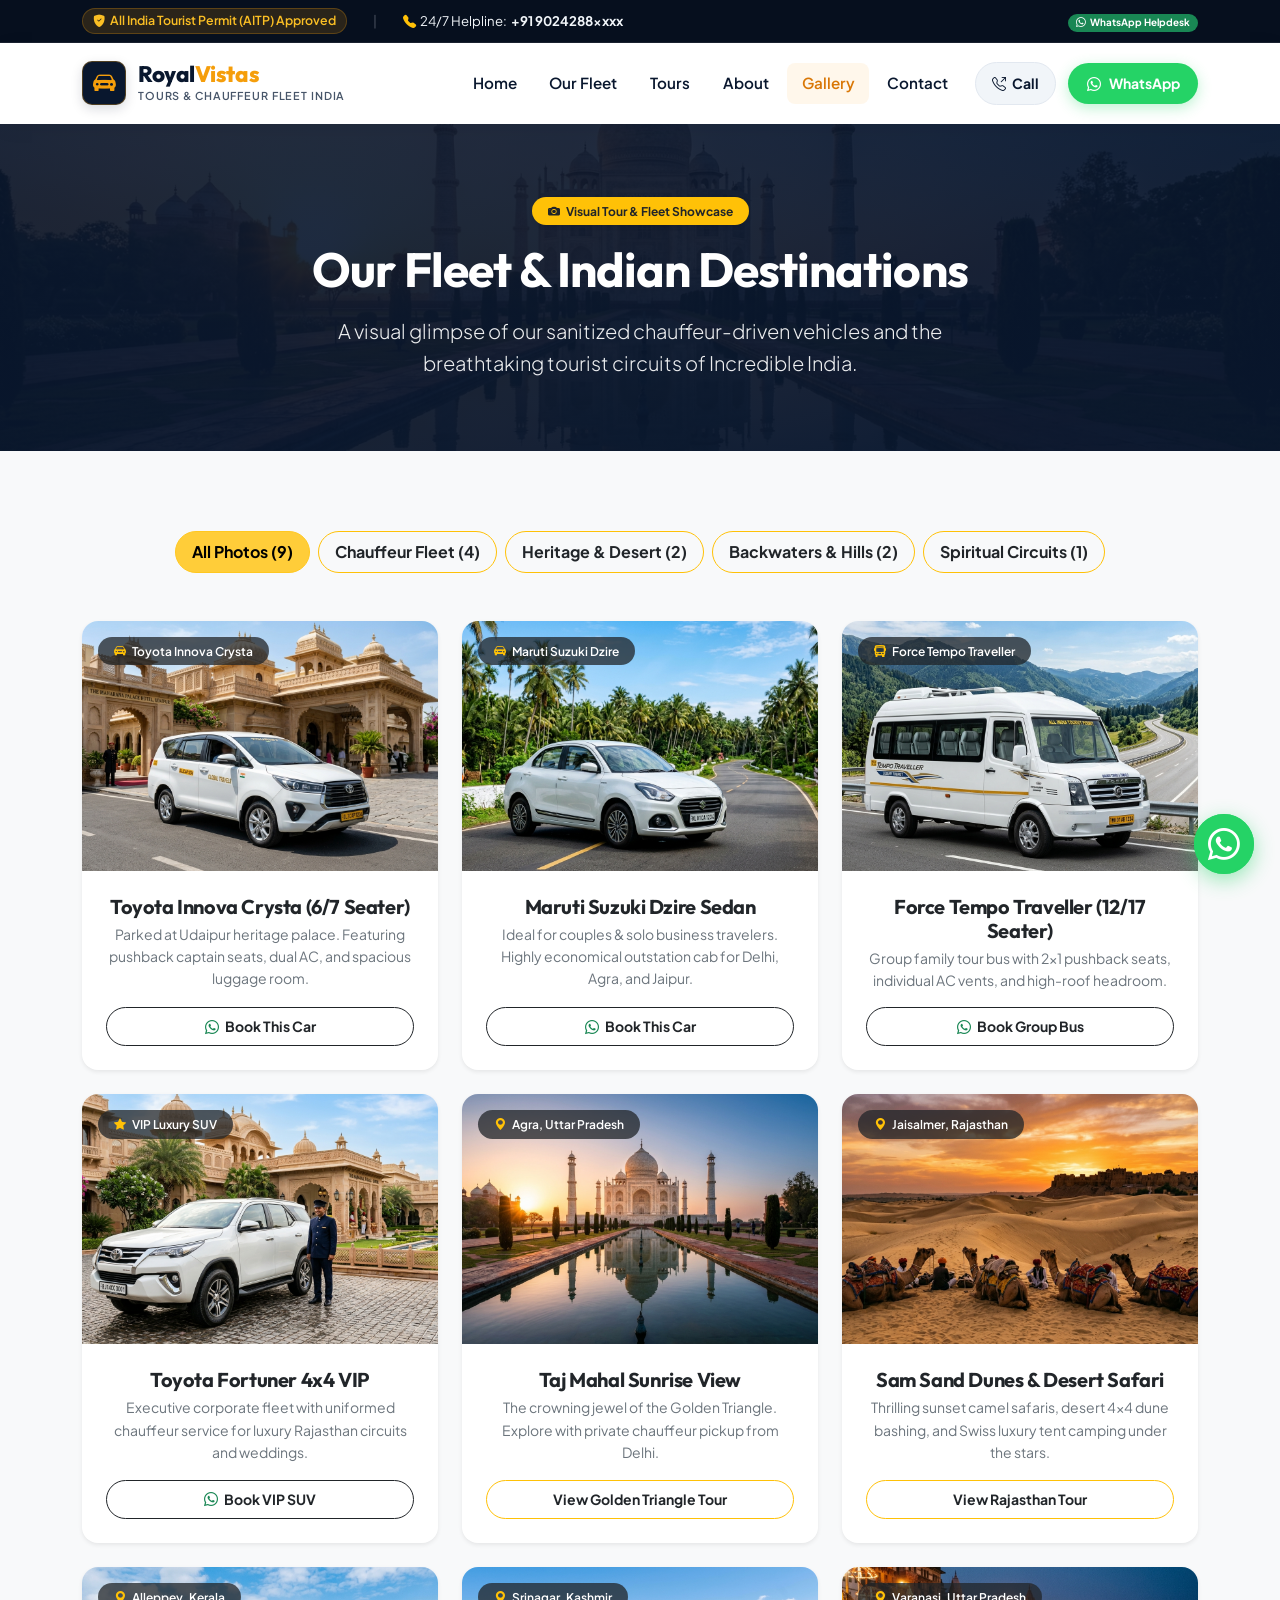
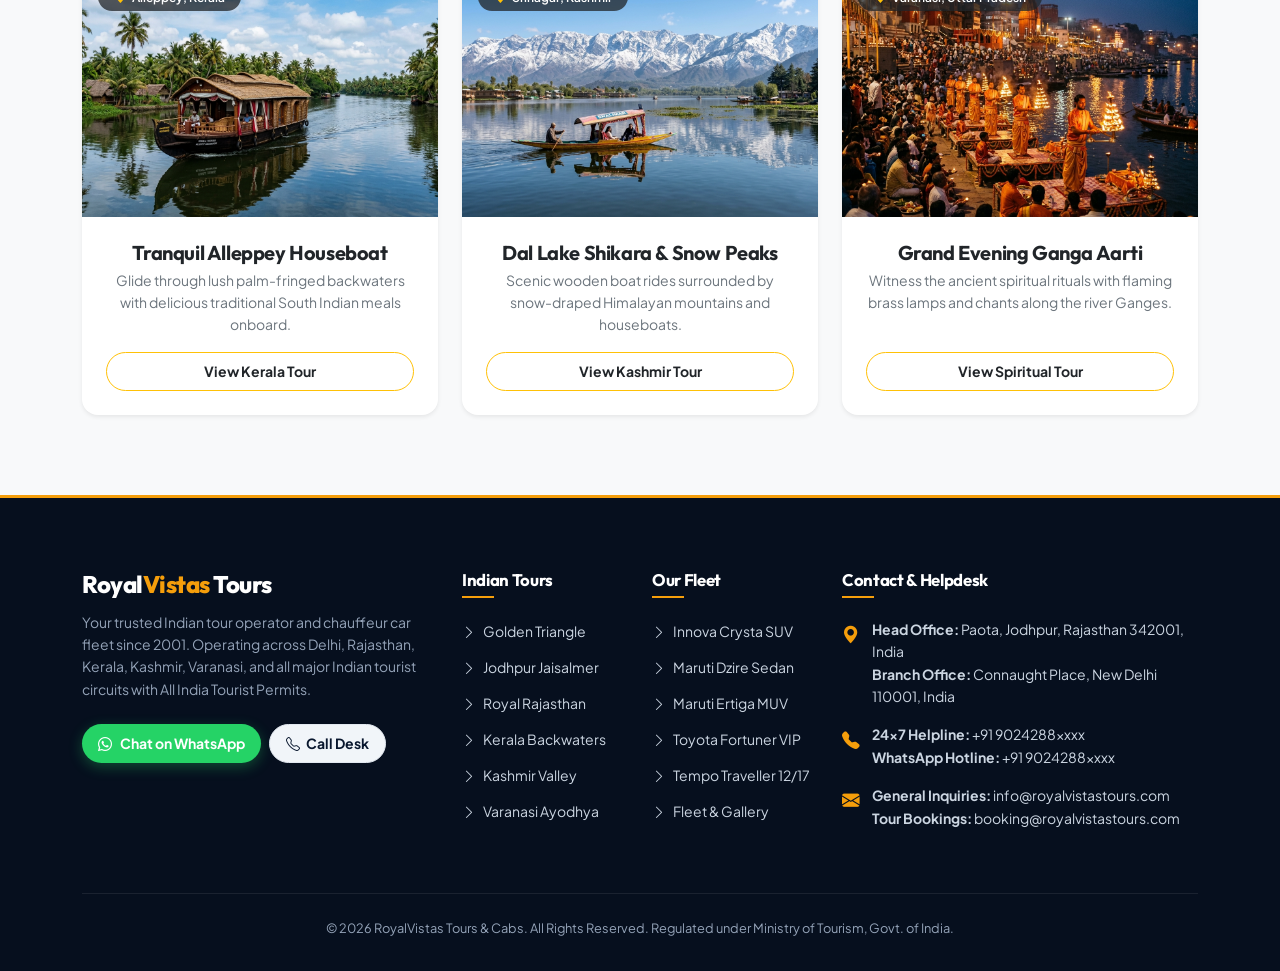
<file: gallery.html>
<!DOCTYPE html>
<html lang="en">
<head>
  <meta charset="UTF-8">
  <meta name="viewport" content="width=device-width, initial-scale=1.0">
  <title>Fleet & Tour Gallery | RoyalVistas Tours & Cabs</title>
  <meta name="description" content="View our fleet of Toyota Innova Crysta, Maruti Dzire, Fortuner, and Force Tempo Travellers, along with iconic Indian tour destinations.">

  <!-- Favicon -->
  <link rel="icon" href="data:image/svg+xml,<svg xmlns=%22http://www.w3.org/2000/svg%22 viewBox=%220 0 100 100%22><text y=%22.9em%22 font-size=%2290%22>🚗</text></svg>">

  <!-- Bootstrap 5.3.3 CSS -->
  <link href="https://cdn.jsdelivr.net/npm/bootstrap@5.3.3/dist/css/bootstrap.min.css" rel="stylesheet">
  <!-- Bootstrap Icons -->
  <link rel="stylesheet" href="https://cdn.jsdelivr.net/npm/bootstrap-icons@1.11.3/font/bootstrap-icons.min.css">
  <!-- AOS -->
  <link href="https://cdn.jsdelivr.net/npm/aos@2.3.4/dist/aos.css" rel="stylesheet">
  <!-- Custom CSS -->
  <link rel="stylesheet" href="css/style.css?v=2">
</head>
<body>

  <!-- ================= TOP BAR ================= -->
  <div class="top-bar py-2">
    <div class="container">
      <div class="row align-items-center">
        <div class="col-lg-8 col-md-7 text-center text-md-start">
          <div class="d-inline-flex flex-wrap align-items-center gap-3">
            <span class="top-bar-badge"><i class="bi bi-shield-fill-check"></i> All India Tourist Permit (AITP) Approved</span>
            <span class="top-bar-divider d-none d-sm-inline">|</span>
            <a href="tel:+919024288xxxx" class="d-inline-flex align-items-center gap-1">
              <i class="bi bi-telephone-fill text-warning"></i> 24/7 Helpline: <strong>+91 9024288xxxx</strong>
            </a>
          </div>
        </div>
        <div class="col-lg-4 col-md-5 text-center text-md-end mt-2 mt-md-0">
          <a href="https://wa.me/919024288xxxx" target="_blank" class="badge bg-success text-white py-1 px-2 rounded-pill d-inline-flex align-items-center gap-1">
            <i class="bi bi-whatsapp"></i> WhatsApp Helpdesk
          </a>
        </div>
      </div>
    </div>
  </div>

  <!-- ================= MAIN NAVBAR ================= -->
  <nav class="navbar navbar-expand-lg main-navbar">
    <div class="container">
      <a class="navbar-brand navbar-brand-logo" href="index.html">
        <div class="brand-icon-box">
          <i class="bi bi-car-front-fill"></i>
        </div>
        <div>
          <div class="brand-logo-text">Royal<span>Vistas</span></div>
          <span class="brand-tagline">Tours & Chauffeur Fleet India</span>
        </div>
      </a>

      <!-- Mobile Hamburger Toggler -->
      <button class="navbar-toggler border-0 shadow-none" type="button" data-bs-toggle="offcanvas" data-bs-target="#mobileNavMenu" aria-controls="mobileNavMenu" aria-label="Toggle navigation">
        <i class="bi bi-list fs-2 text-dark"></i>
      </button>

      <!-- Desktop Navbar Items -->
      <div class="collapse navbar-collapse" id="desktopNavMenu">
        <ul class="navbar-nav ms-auto align-items-center gap-1">
          <li class="nav-item">
            <a class="nav-link nav-link-custom" href="index.html">Home</a>
          </li>
          <li class="nav-item">
            <a class="nav-link nav-link-custom" href="index.html#fleetSection">Our Fleet</a>
          </li>
          <li class="nav-item">
            <a class="nav-link nav-link-custom" href="packages.html">Tours</a>
          </li>
          <li class="nav-item">
            <a class="nav-link nav-link-custom" href="about.html">About</a>
          </li>
          <li class="nav-item">
            <a class="nav-link nav-link-custom active" href="gallery.html">Gallery</a>
          </li>
          <li class="nav-item">
            <a class="nav-link nav-link-custom" href="contact.html">Contact</a>
          </li>
          <li class="nav-item ms-lg-2">
            <a href="tel:+919024288xxxx" class="btn btn-call-header d-none d-xl-inline-flex">
              <i class="bi bi-telephone-outbound"></i> Call
            </a>
          </li>
          <li class="nav-item ms-lg-2">
            <a href="https://wa.me/919024288xxxx?text=Hi%20RoyalVistas%20Tours,%20I%20want%20to%20enquire%20about%20your%20fleet%20and%20tours." target="_blank" class="btn btn-whatsapp-header">
              <i class="bi bi-whatsapp"></i> WhatsApp
            </a>
          </li>
        </ul>
      </div>
    </div>
  </nav>

  <!-- ================= MOBILE OFFCANVAS MENU ================= -->
  <div class="offcanvas offcanvas-end" tabindex="-1" id="mobileNavMenu" aria-labelledby="mobileNavLabel">
    <div class="offcanvas-header border-bottom">
      <div class="d-flex align-items-center gap-2">
        <div class="brand-icon-box" style="width:38px;height:38px;font-size:1.2rem;">
          <i class="bi bi-car-front-fill"></i>
        </div>
        <div>
          <h6 class="mb-0 fw-bold">RoyalVistas Tours</h6>
          <small class="text-secondary fw-semibold">India Tour & Cabs</small>
        </div>
      </div>
      <button type="button" class="btn-close shadow-none" data-bs-dismiss="offcanvas" aria-label="Close"></button>
    </div>
    <div class="offcanvas-body d-flex flex-column justify-content-between p-4">
      <ul class="navbar-nav gap-3">
        <li class="nav-item"><a class="nav-link fs-5 fw-semibold" href="index.html" data-bs-dismiss="offcanvas"><i class="bi bi-house-door me-2 text-primary"></i> Home</a></li>
        <li class="nav-item"><a class="nav-link fs-5 fw-semibold" href="index.html#fleetSection" data-bs-dismiss="offcanvas"><i class="bi bi-truck-front me-2 text-primary"></i> Our Fleet</a></li>
        <li class="nav-item"><a class="nav-link fs-5 fw-semibold" href="packages.html"><i class="bi bi-geo-alt me-2 text-primary"></i> Indian Tours</a></li>
        <li class="nav-item"><a class="nav-link fs-5 fw-semibold" href="about.html"><i class="bi bi-info-circle me-2 text-primary"></i> About Us</a></li>
        <li class="nav-item"><a class="nav-link fs-5 fw-semibold active" href="gallery.html"><i class="bi bi-images me-2 text-primary"></i> Fleet & Gallery</a></li>
        <li class="nav-item"><a class="nav-link fs-5 fw-semibold" href="contact.html"><i class="bi bi-envelope me-2 text-primary"></i> Contact Us</a></li>
      </ul>
      <div class="mt-4 pt-3 border-top">
        <a href="https://wa.me/919024288xxxx?text=Hi%20RoyalVistas%20Tours,%20I%20want%20to%20enquire%20about%20your%20fleet%20and%20tours." target="_blank" class="btn btn-whatsapp-submit w-100 py-3 mb-3">
          <i class="bi bi-whatsapp fs-5"></i> Quick WhatsApp Enquiry
        </a>
        <div class="text-center small text-secondary">
          <p class="mb-1"><a href="tel:+919024288xxxx" class="text-decoration-none text-dark fw-bold"><i class="bi bi-telephone-fill me-1 text-warning"></i> +91 9024288xxxx</a></p>
          <p class="mb-0">24/7 Travel Desk & Chauffeur Support</p>
        </div>
      </div>
    </div>
  </div>

  <!-- ================= INNER BANNER ================= -->
  <section class="py-5 bg-dark text-white position-relative" style="background: linear-gradient(rgba(9, 23, 46, 0.90), rgba(9, 23, 46, 0.94)), url('images/hero-taj-mahal.jpg') center/cover no-repeat;">
    <div class="container py-4 text-center">
      <span class="badge bg-warning text-dark px-3 py-2 rounded-pill fw-bold mb-3 shadow-sm">
        <i class="bi bi-camera-fill me-1"></i> Visual Tour & Fleet Showcase
      </span>
      <h1 class="display-5 fw-bold mb-3 text-white">Our Fleet & Indian Destinations</h1>
      <p class="lead text-light mb-0 mx-auto" style="max-width: 680px; opacity: 0.95;">
        A visual glimpse of our sanitized chauffeur-driven vehicles and the breathtaking tourist circuits of Incredible India.
      </p>
    </div>
  </section>

  <!-- ================= GALLERY GRID & FILTERS ================= -->
  <section class="section-padding bg-body-tertiary">
    <div class="container">

      <!-- Interactive Filter Pills -->
      <div class="d-flex flex-wrap justify-content-center gap-2 mb-5" data-aos="fade-up">
        <button type="button" class="btn btn-warning fw-bold rounded-pill px-3 py-2 gallery-filter-btn active" data-filter="all">All Photos (9)</button>
        <button type="button" class="btn btn-outline-warning text-dark fw-bold rounded-pill px-3 py-2 gallery-filter-btn" data-filter="fleet">Chauffeur Fleet (4)</button>
        <button type="button" class="btn btn-outline-warning text-dark fw-bold rounded-pill px-3 py-2 gallery-filter-btn" data-filter="heritage">Heritage & Desert (2)</button>
        <button type="button" class="btn btn-outline-warning text-dark fw-bold rounded-pill px-3 py-2 gallery-filter-btn" data-filter="nature">Backwaters & Hills (2)</button>
        <button type="button" class="btn btn-outline-warning text-dark fw-bold rounded-pill px-3 py-2 gallery-filter-btn" data-filter="spiritual">Spiritual Circuits (1)</button>
      </div>

      <!-- Gallery Grid -->
      <div class="row g-4" id="galleryGrid">
        
        <!-- 1. Innova Crysta -->
        <div class="col-lg-4 col-md-6 gallery-item-col" data-category="fleet" data-aos="fade-up">
          <div class="card h-100 border-0 shadow-sm rounded-4 overflow-hidden hover-lift bg-white">
            <div class="position-relative overflow-hidden" style="height:250px;">
              <img src="images/car-innova-crysta.jpg" alt="Toyota Innova Crysta Tour Car" class="w-100 h-100 object-fit-cover gallery-card-img">
              <span class="badge bg-dark bg-opacity-75 text-white position-absolute top-0 start-0 m-3 px-3 py-2 rounded-pill fw-semibold">
                <i class="bi bi-car-front-fill text-warning me-1"></i> Toyota Innova Crysta
              </span>
            </div>
            <div class="card-body p-4 text-center d-flex flex-column justify-content-between">
              <div>
                <h5 class="fw-bold text-dark mb-1">Toyota Innova Crysta (6/7 Seater)</h5>
                <p class="small text-secondary mb-3">Parked at Udaipur heritage palace. Featuring pushback captain seats, dual AC, and spacious luggage room.</p>
              </div>
              <a href="index.html#enquirySection" class="btn btn-outline-dark fw-bold rounded-pill btn-sm py-2 px-3 mt-auto">
                <i class="bi bi-whatsapp text-success me-1"></i> Book This Car
              </a>
            </div>
          </div>
        </div>

        <!-- 2. Dzire Sedan -->
        <div class="col-lg-4 col-md-6 gallery-item-col" data-category="fleet" data-aos="fade-up" data-aos-delay="50">
          <div class="card h-100 border-0 shadow-sm rounded-4 overflow-hidden hover-lift bg-white">
            <div class="position-relative overflow-hidden" style="height:250px;">
              <img src="images/car-sedan-dzire.jpg" alt="Maruti Dzire Sedan" class="w-100 h-100 object-fit-cover gallery-card-img">
              <span class="badge bg-dark bg-opacity-75 text-white position-absolute top-0 start-0 m-3 px-3 py-2 rounded-pill fw-semibold">
                <i class="bi bi-car-front-fill text-warning me-1"></i> Maruti Suzuki Dzire
              </span>
            </div>
            <div class="card-body p-4 text-center d-flex flex-column justify-content-between">
              <div>
                <h5 class="fw-bold text-dark mb-1">Maruti Suzuki Dzire Sedan</h5>
                <p class="small text-secondary mb-3">Ideal for couples & solo business travelers. Highly economical outstation cab for Delhi, Agra, and Jaipur.</p>
              </div>
              <a href="index.html#enquirySection" class="btn btn-outline-dark fw-bold rounded-pill btn-sm py-2 px-3 mt-auto">
                <i class="bi bi-whatsapp text-success me-1"></i> Book This Car
              </a>
            </div>
          </div>
        </div>

        <!-- 3. Force Tempo Traveller -->
        <div class="col-lg-4 col-md-6 gallery-item-col" data-category="fleet" data-aos="fade-up" data-aos-delay="100">
          <div class="card h-100 border-0 shadow-sm rounded-4 overflow-hidden hover-lift bg-white">
            <div class="position-relative overflow-hidden" style="height:250px;">
              <img src="images/car-tempo-traveller.jpg" alt="Force Tempo Traveller Luxury Minibus" class="w-100 h-100 object-fit-cover gallery-card-img">
              <span class="badge bg-dark bg-opacity-75 text-white position-absolute top-0 start-0 m-3 px-3 py-2 rounded-pill fw-semibold">
                <i class="bi bi-bus-front-fill text-warning me-1"></i> Force Tempo Traveller
              </span>
            </div>
            <div class="card-body p-4 text-center d-flex flex-column justify-content-between">
              <div>
                <h5 class="fw-bold text-dark mb-1">Force Tempo Traveller (12/17 Seater)</h5>
                <p class="small text-secondary mb-3">Group family tour bus with 2x1 pushback seats, individual AC vents, and high-roof headroom.</p>
              </div>
              <a href="index.html#enquirySection" class="btn btn-outline-dark fw-bold rounded-pill btn-sm py-2 px-3 mt-auto">
                <i class="bi bi-whatsapp text-success me-1"></i> Book Group Bus
              </a>
            </div>
          </div>
        </div>

        <!-- 4. Toyota Fortuner VIP -->
        <div class="col-lg-4 col-md-6 gallery-item-col" data-category="fleet" data-aos="fade-up" data-aos-delay="150">
          <div class="card h-100 border-0 shadow-sm rounded-4 overflow-hidden hover-lift bg-white">
            <div class="position-relative overflow-hidden" style="height:250px;">
              <img src="images/car-luxury-fortuner.jpg" alt="Toyota Fortuner VIP Luxury SUV" class="w-100 h-100 object-fit-cover gallery-card-img">
              <span class="badge bg-dark bg-opacity-75 text-white position-absolute top-0 start-0 m-3 px-3 py-2 rounded-pill fw-semibold">
                <i class="bi bi-star-fill text-warning me-1"></i> VIP Luxury SUV
              </span>
            </div>
            <div class="card-body p-4 text-center d-flex flex-column justify-content-between">
              <div>
                <h5 class="fw-bold text-dark mb-1">Toyota Fortuner 4x4 VIP</h5>
                <p class="small text-secondary mb-3">Executive corporate fleet with uniformed chauffeur service for luxury Rajasthan circuits and weddings.</p>
              </div>
              <a href="index.html#enquirySection" class="btn btn-outline-dark fw-bold rounded-pill btn-sm py-2 px-3 mt-auto">
                <i class="bi bi-whatsapp text-success me-1"></i> Book VIP SUV
              </a>
            </div>
          </div>
        </div>

        <!-- 5. Taj Mahal Sunrise -->
        <div class="col-lg-4 col-md-6 gallery-item-col" data-category="heritage" data-aos="fade-up" data-aos-delay="200">
          <div class="card h-100 border-0 shadow-sm rounded-4 overflow-hidden hover-lift bg-white">
            <div class="position-relative overflow-hidden" style="height:250px;">
              <img src="images/hero-taj-mahal.jpg" alt="Taj Mahal Golden Triangle" class="w-100 h-100 object-fit-cover gallery-card-img">
              <span class="badge bg-dark bg-opacity-75 text-white position-absolute top-0 start-0 m-3 px-3 py-2 rounded-pill fw-semibold">
                <i class="bi bi-geo-alt-fill text-warning me-1"></i> Agra, Uttar Pradesh
              </span>
            </div>
            <div class="card-body p-4 text-center d-flex flex-column justify-content-between">
              <div>
                <h5 class="fw-bold text-dark mb-1">Taj Mahal Sunrise View</h5>
                <p class="small text-secondary mb-3">The crowning jewel of the Golden Triangle. Explore with private chauffeur pickup from Delhi.</p>
              </div>
              <a href="packages.html" class="btn btn-outline-warning text-dark fw-bold rounded-pill btn-sm py-2 px-3 mt-auto">
                View Golden Triangle Tour
              </a>
            </div>
          </div>
        </div>

        <!-- 6. Jaisalmer Thar Desert -->
        <div class="col-lg-4 col-md-6 gallery-item-col" data-category="heritage" data-aos="fade-up" data-aos-delay="250">
          <div class="card h-100 border-0 shadow-sm rounded-4 overflow-hidden hover-lift bg-white">
            <div class="position-relative overflow-hidden" style="height:250px;">
              <img src="images/tour-rajasthan.jpg" alt="Jaisalmer Thar Desert Safari" class="w-100 h-100 object-fit-cover gallery-card-img">
              <span class="badge bg-dark bg-opacity-75 text-white position-absolute top-0 start-0 m-3 px-3 py-2 rounded-pill fw-semibold">
                <i class="bi bi-geo-alt-fill text-warning me-1"></i> Jaisalmer, Rajasthan
              </span>
            </div>
            <div class="card-body p-4 text-center d-flex flex-column justify-content-between">
              <div>
                <h5 class="fw-bold text-dark mb-1">Sam Sand Dunes & Desert Safari</h5>
                <p class="small text-secondary mb-3">Thrilling sunset camel safaris, desert 4x4 dune bashing, and Swiss luxury tent camping under the stars.</p>
              </div>
              <a href="packages.html" class="btn btn-outline-warning text-dark fw-bold rounded-pill btn-sm py-2 px-3 mt-auto">
                View Rajasthan Tour
              </a>
            </div>
          </div>
        </div>

        <!-- 7. Kerala Backwaters Houseboat -->
        <div class="col-lg-4 col-md-6 gallery-item-col" data-category="nature" data-aos="fade-up" data-aos-delay="300">
          <div class="card h-100 border-0 shadow-sm rounded-4 overflow-hidden hover-lift bg-white">
            <div class="position-relative overflow-hidden" style="height:250px;">
              <img src="images/tour-kerala.jpg" alt="Kerala Backwaters Houseboat" class="w-100 h-100 object-fit-cover gallery-card-img">
              <span class="badge bg-dark bg-opacity-75 text-white position-absolute top-0 start-0 m-3 px-3 py-2 rounded-pill fw-semibold">
                <i class="bi bi-geo-alt-fill text-warning me-1"></i> Alleppey, Kerala
              </span>
            </div>
            <div class="card-body p-4 text-center d-flex flex-column justify-content-between">
              <div>
                <h5 class="fw-bold text-dark mb-1">Tranquil Alleppey Houseboat</h5>
                <p class="small text-secondary mb-3">Glide through lush palm-fringed backwaters with delicious traditional South Indian meals onboard.</p>
              </div>
              <a href="packages.html" class="btn btn-outline-warning text-dark fw-bold rounded-pill btn-sm py-2 px-3 mt-auto">
                View Kerala Tour
              </a>
            </div>
          </div>
        </div>

        <!-- 8. Kashmir Dal Lake -->
        <div class="col-lg-4 col-md-6 gallery-item-col" data-category="nature" data-aos="fade-up" data-aos-delay="350">
          <div class="card h-100 border-0 shadow-sm rounded-4 overflow-hidden hover-lift bg-white">
            <div class="position-relative overflow-hidden" style="height:250px;">
              <img src="images/tour-kashmir.jpg" alt="Kashmir Dal Lake Shikara" class="w-100 h-100 object-fit-cover gallery-card-img">
              <span class="badge bg-dark bg-opacity-75 text-white position-absolute top-0 start-0 m-3 px-3 py-2 rounded-pill fw-semibold">
                <i class="bi bi-geo-alt-fill text-warning me-1"></i> Srinagar, Kashmir
              </span>
            </div>
            <div class="card-body p-4 text-center d-flex flex-column justify-content-between">
              <div>
                <h5 class="fw-bold text-dark mb-1">Dal Lake Shikara & Snow Peaks</h5>
                <p class="small text-secondary mb-3">Scenic wooden boat rides surrounded by snow-draped Himalayan mountains and houseboats.</p>
              </div>
              <a href="packages.html" class="btn btn-outline-warning text-dark fw-bold rounded-pill btn-sm py-2 px-3 mt-auto">
                View Kashmir Tour
              </a>
            </div>
          </div>
        </div>

        <!-- 9. Varanasi Ganga Aarti -->
        <div class="col-lg-4 col-md-6 gallery-item-col" data-category="spiritual" data-aos="fade-up" data-aos-delay="400">
          <div class="card h-100 border-0 shadow-sm rounded-4 overflow-hidden hover-lift bg-white">
            <div class="position-relative overflow-hidden" style="height:250px;">
              <img src="images/tour-varanasi.jpg" alt="Varanasi Dashashwamedh Ganga Aarti" class="w-100 h-100 object-fit-cover gallery-card-img">
              <span class="badge bg-dark bg-opacity-75 text-white position-absolute top-0 start-0 m-3 px-3 py-2 rounded-pill fw-semibold">
                <i class="bi bi-geo-alt-fill text-warning me-1"></i> Varanasi, Uttar Pradesh
              </span>
            </div>
            <div class="card-body p-4 text-center d-flex flex-column justify-content-between">
              <div>
                <h5 class="fw-bold text-dark mb-1">Grand Evening Ganga Aarti</h5>
                <p class="small text-secondary mb-3">Witness the ancient spiritual rituals with flaming brass lamps and chants along the river Ganges.</p>
              </div>
              <a href="packages.html" class="btn btn-outline-warning text-dark fw-bold rounded-pill btn-sm py-2 px-3 mt-auto">
                View Spiritual Tour
              </a>
            </div>
          </div>
        </div>

      </div>
    </div>
  </section>

  <!-- ================= FOOTER ================= -->
  <footer class="main-footer">
    <div class="container">
      <div class="row g-4">

        <!-- Brand Info -->
        <div class="col-lg-4 col-md-6 footer-brand">
          <h4>Royal<span>Vistas</span> Tours</h4>
          <p>
            Your trusted Indian tour operator and chauffeur car fleet since 2001. Operating across Delhi, Rajasthan,
            Kerala, Kashmir, Varanasi, and all major Indian tourist circuits with All India Tourist Permits.
          </p>
          <div class="d-flex gap-2">
            <a href="https://wa.me/919024288xxxx" target="_blank" class="btn btn-whatsapp-header py-2 px-3 small">
              <i class="bi bi-whatsapp"></i> Chat on WhatsApp
            </a>
            <a href="tel:+919024288xxxx" class="btn btn-call-header py-2 px-3 small">
              <i class="bi bi-telephone"></i> Call Desk
            </a>
          </div>
        </div>

        <!-- Quick Tour Links -->
        <div class="col-lg-2 col-md-6 col-6">
          <h5 class="footer-title">Indian Tours</h5>
          <ul class="footer-links-list">
            <li><a href="packages.html"><i class="bi bi-chevron-right"></i> Golden Triangle</a></li>
            <li><a href="packages.html"><i class="bi bi-chevron-right"></i> Jodhpur Jaisalmer</a></li>
            <li><a href="packages.html"><i class="bi bi-chevron-right"></i> Royal Rajasthan</a></li>
            <li><a href="packages.html"><i class="bi bi-chevron-right"></i> Kerala Backwaters</a></li>
            <li><a href="packages.html"><i class="bi bi-chevron-right"></i> Kashmir Valley</a></li>
            <li><a href="packages.html"><i class="bi bi-chevron-right"></i> Varanasi Ayodhya</a></li>
          </ul>
        </div>

        <!-- Car Fleet Links -->
        <div class="col-lg-2 col-md-6 col-6">
          <h5 class="footer-title">Our Fleet</h5>
          <ul class="footer-links-list">
            <li><a href="index.html#fleetSection"><i class="bi bi-chevron-right"></i> Innova Crysta SUV</a></li>
            <li><a href="index.html#fleetSection"><i class="bi bi-chevron-right"></i> Maruti Dzire Sedan</a></li>
            <li><a href="index.html#fleetSection"><i class="bi bi-chevron-right"></i> Maruti Ertiga MUV</a></li>
            <li><a href="index.html#fleetSection"><i class="bi bi-chevron-right"></i> Toyota Fortuner VIP</a></li>
            <li><a href="index.html#fleetSection"><i class="bi bi-chevron-right"></i> Tempo Traveller 12/17</a></li>
            <li><a href="gallery.html"><i class="bi bi-chevron-right"></i> Fleet & Gallery</a></li>
          </ul>
        </div>

        <!-- Contact & Branches -->
        <div class="col-lg-4 col-md-6">
          <h5 class="footer-title">Contact & Helpdesk</h5>
          <div class="footer-contact-item">
            <i class="bi bi-geo-alt-fill"></i>
            <div>
              <strong>Head Office:</strong> Paota, Jodhpur, Rajasthan 342001, India<br>
              <strong>Branch Office:</strong> Connaught Place, New Delhi 110001, India
            </div>
          </div>
          <div class="footer-contact-item">
            <i class="bi bi-telephone-fill"></i>
            <div>
              <strong>24x7 Helpline:</strong> +91 9024288xxxx<br>
              <strong>WhatsApp Hotline:</strong> +91 9024288xxxx
            </div>
          </div>
          <div class="footer-contact-item">
            <i class="bi bi-envelope-fill"></i>
            <div>
              <strong>General Inquiries:</strong> info@royalvistastours.com<br>
              <strong>Tour Bookings:</strong> booking@royalvistastours.com
            </div>
          </div>
        </div>

      </div>

      <div class="footer-bottom text-center">
        <p class="mb-0">
          © 2026 RoyalVistas Tours & Cabs. All Rights Reserved. Regulated under Ministry of Tourism, Govt. of India.
        </p>
      </div>
    </div>
  </footer>

  <!-- Floating WhatsApp -->
  <a href="https://wa.me/919024288xxxx" target="_blank" class="floating-whatsapp-btn" aria-label="Chat with us on WhatsApp">
    <div class="floating-whatsapp-pulse"></div>
    <i class="bi bi-whatsapp"></i>
  </a>

  <!-- Back to Top Button -->
  <button type="button" class="back-to-top-btn" id="backToTopBtn" aria-label="Back to top">
    <i class="bi bi-arrow-up"></i>
  </button>

  <script src="https://cdn.jsdelivr.net/npm/bootstrap@5.3.3/dist/js/bootstrap.bundle.min.js"></script>
  <script src="https://cdn.jsdelivr.net/npm/aos@2.3.4/dist/aos.js"></script>
  <script src="js/main.js"></script>
</body>
</html>
</file>
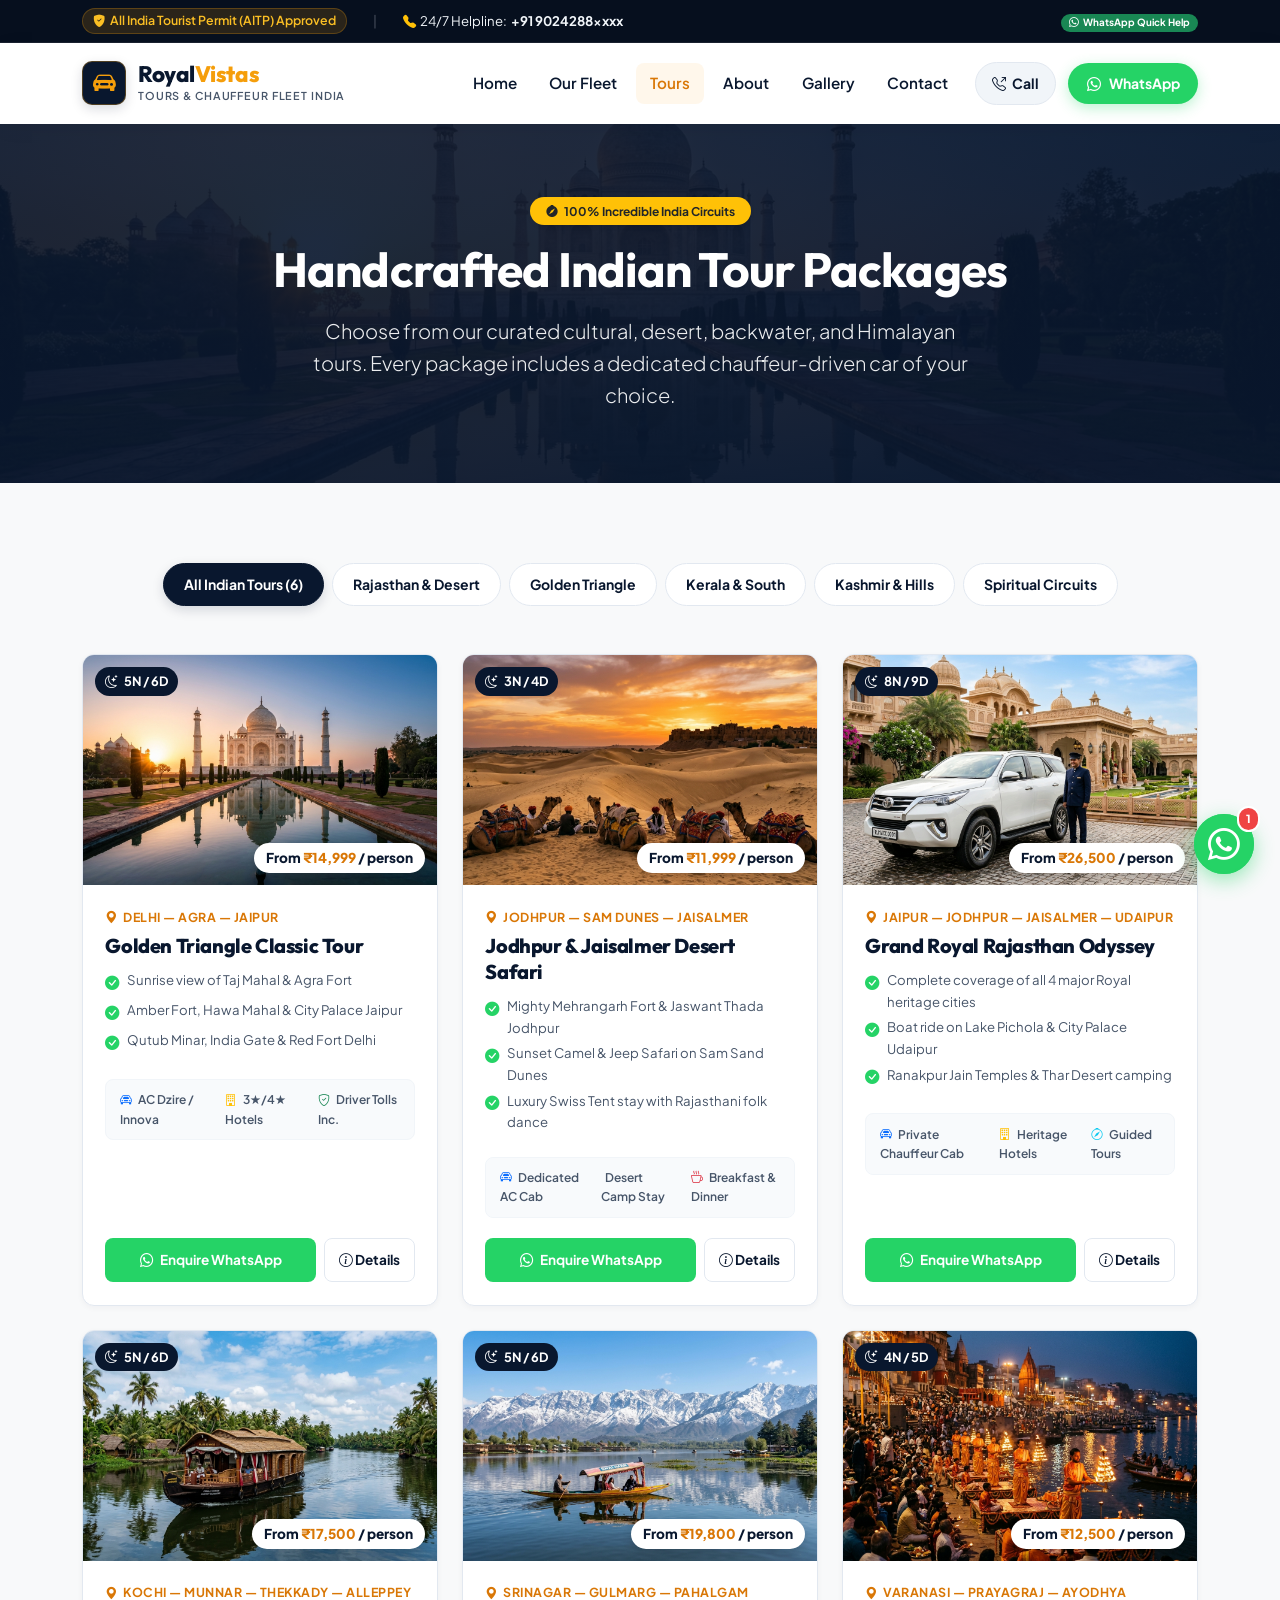
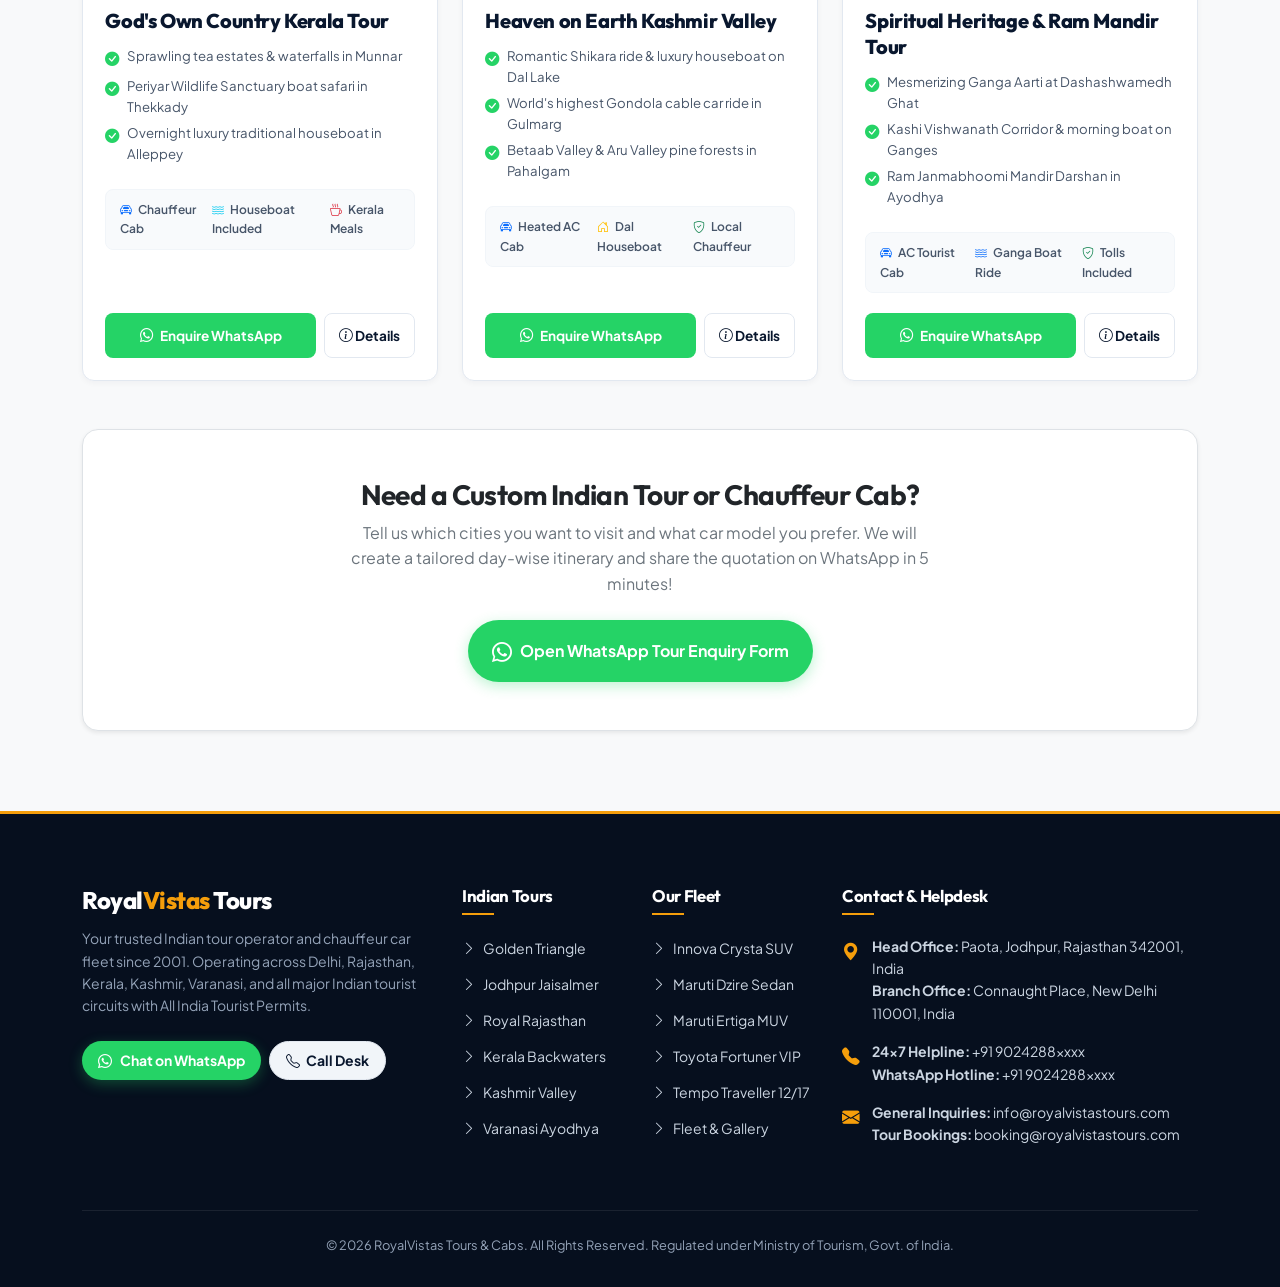
<file: packages.html>
<!DOCTYPE html>
<html lang="en">
<head>
  <meta charset="UTF-8">
  <meta name="viewport" content="width=device-width, initial-scale=1.0">
  <title>Indian Tour Packages | RoyalVistas Tours & Cabs</title>
  <meta name="description" content="Explore handcrafted Indian tour packages: Golden Triangle, Royal Rajasthan, Kerala backwaters, Kashmir valley, and spiritual circuits with private chauffeur cars.">
  <meta name="keywords" content="Indian tour packages, Golden Triangle, Rajasthan desert tour, Kerala houseboat tour, Kashmir package, Varanasi tour, Speedline tours India">

  <!-- Favicon -->
  <link rel="icon" href="data:image/svg+xml,<svg xmlns=%22http://www.w3.org/2000/svg%22 viewBox=%220 0 100 100%22><text y=%22.9em%22 font-size=%2290%22>🚗</text></svg>">

  <!-- Bootstrap 5.3.3 CSS -->
  <link href="https://cdn.jsdelivr.net/npm/bootstrap@5.3.3/dist/css/bootstrap.min.css" rel="stylesheet">
  <!-- Bootstrap Icons -->
  <link rel="stylesheet" href="https://cdn.jsdelivr.net/npm/bootstrap-icons@1.11.3/font/bootstrap-icons.min.css">
  <!-- AOS -->
  <link href="https://cdn.jsdelivr.net/npm/aos@2.3.4/dist/aos.css" rel="stylesheet">
  <!-- Custom CSS -->
  <link rel="stylesheet" href="css/style.css?v=2">
</head>
<body>

  <!-- ================= TOP BAR ================= -->
  <div class="top-bar py-2">
    <div class="container">
      <div class="row align-items-center">
        <div class="col-lg-8 col-md-7 text-center text-md-start">
          <div class="d-inline-flex flex-wrap align-items-center gap-3">
            <span class="top-bar-badge"><i class="bi bi-shield-fill-check"></i> All India Tourist Permit (AITP) Approved</span>
            <span class="top-bar-divider d-none d-sm-inline">|</span>
            <a href="tel:+919024288xxxx" class="d-inline-flex align-items-center gap-1">
              <i class="bi bi-telephone-fill text-warning"></i> 24/7 Helpline: <strong>+91 9024288xxxx</strong>
            </a>
          </div>
        </div>
        <div class="col-lg-4 col-md-5 text-center text-md-end mt-2 mt-md-0">
          <a href="https://wa.me/919024288xxxx?text=Hi%20RoyalVistas%20Tours,%20I%20want%20to%20enquire%20about%20an%20Indian%20Tour%20package." target="_blank" class="badge bg-success text-white py-1 px-2 rounded-pill d-inline-flex align-items-center gap-1">
            <i class="bi bi-whatsapp"></i> WhatsApp Quick Help
          </a>
        </div>
      </div>
    </div>
  </div>

  <!-- ================= MAIN NAVBAR ================= -->
  <nav class="navbar navbar-expand-lg main-navbar">
    <div class="container">
      <a class="navbar-brand navbar-brand-logo" href="index.html">
        <div class="brand-icon-box">
          <i class="bi bi-car-front-fill"></i>
        </div>
        <div>
          <div class="brand-logo-text">Royal<span>Vistas</span></div>
          <span class="brand-tagline">Tours & Chauffeur Fleet India</span>
        </div>
      </a>

      <!-- Mobile Hamburger Toggler -->
      <button class="navbar-toggler border-0 shadow-none" type="button" data-bs-toggle="offcanvas" data-bs-target="#mobileNavMenu" aria-controls="mobileNavMenu" aria-label="Toggle navigation">
        <i class="bi bi-list fs-2 text-dark"></i>
      </button>

      <!-- Desktop Navbar Items -->
      <div class="collapse navbar-collapse" id="desktopNavMenu">
        <ul class="navbar-nav ms-auto align-items-center gap-1">
          <li class="nav-item">
            <a class="nav-link nav-link-custom" href="index.html">Home</a>
          </li>
          <li class="nav-item">
            <a class="nav-link nav-link-custom" href="index.html#fleetSection">Our Fleet</a>
          </li>
          <li class="nav-item">
            <a class="nav-link nav-link-custom active" href="packages.html">Tours</a>
          </li>
          <li class="nav-item">
            <a class="nav-link nav-link-custom" href="about.html">About</a>
          </li>
          <li class="nav-item">
            <a class="nav-link nav-link-custom" href="gallery.html">Gallery</a>
          </li>
          <li class="nav-item">
            <a class="nav-link nav-link-custom" href="contact.html">Contact</a>
          </li>
          <li class="nav-item ms-lg-2">
            <a href="tel:+919024288xxxx" class="btn btn-call-header d-none d-xl-inline-flex">
              <i class="bi bi-telephone-outbound"></i> Call
            </a>
          </li>
          <li class="nav-item ms-lg-2">
            <a href="https://wa.me/919024288xxxx?text=Hi%20RoyalVistas%20Tours,%20I%20want%20to%20enquire%20about%20an%20Indian%20Tour%20package." target="_blank" class="btn btn-whatsapp-header">
              <i class="bi bi-whatsapp"></i> WhatsApp
            </a>
          </li>
        </ul>
      </div>
    </div>
  </nav>

  <!-- ================= MOBILE OFFCANVAS MENU ================= -->
  <div class="offcanvas offcanvas-end" tabindex="-1" id="mobileNavMenu" aria-labelledby="mobileNavLabel">
    <div class="offcanvas-header border-bottom">
      <div class="d-flex align-items-center gap-2">
        <div class="brand-icon-box" style="width:38px;height:38px;font-size:1.2rem;">
          <i class="bi bi-car-front-fill"></i>
        </div>
        <div>
          <h6 class="mb-0 fw-bold">RoyalVistas Tours</h6>
          <small class="text-secondary fw-semibold">India Tour & Cabs</small>
        </div>
      </div>
      <button type="button" class="btn-close shadow-none" data-bs-dismiss="offcanvas" aria-label="Close"></button>
    </div>
    <div class="offcanvas-body d-flex flex-column justify-content-between p-4">
      <ul class="navbar-nav gap-3">
        <li class="nav-item"><a class="nav-link fs-5 fw-semibold" href="index.html" data-bs-dismiss="offcanvas"><i class="bi bi-house-door me-2 text-primary"></i> Home</a></li>
        <li class="nav-item"><a class="nav-link fs-5 fw-semibold" href="index.html#fleetSection" data-bs-dismiss="offcanvas"><i class="bi bi-truck-front me-2 text-primary"></i> Our Fleet</a></li>
        <li class="nav-item"><a class="nav-link fs-5 fw-semibold active" href="packages.html"><i class="bi bi-geo-alt me-2 text-primary"></i> Indian Tours</a></li>
        <li class="nav-item"><a class="nav-link fs-5 fw-semibold" href="about.html"><i class="bi bi-info-circle me-2 text-primary"></i> About Us</a></li>
        <li class="nav-item"><a class="nav-link fs-5 fw-semibold" href="gallery.html"><i class="bi bi-images me-2 text-primary"></i> Fleet & Gallery</a></li>
        <li class="nav-item"><a class="nav-link fs-5 fw-semibold" href="contact.html"><i class="bi bi-envelope me-2 text-primary"></i> Contact Us</a></li>
      </ul>
      <div class="mt-4 pt-3 border-top">
        <a href="https://wa.me/919024288xxxx?text=Hi%20RoyalVistas%20Tours,%20I%20want%20to%20enquire%20about%20an%20Indian%20Tour%20package." target="_blank" class="btn btn-whatsapp-submit w-100 py-3 mb-3">
          <i class="bi bi-whatsapp fs-5"></i> Quick WhatsApp Enquiry
        </a>
        <div class="text-center small text-secondary">
          <p class="mb-1"><a href="tel:+919024288xxxx" class="text-decoration-none text-dark fw-bold"><i class="bi bi-telephone-fill me-1 text-warning"></i> +91 9024288xxxx</a></p>
          <p class="mb-0">24/7 Travel Desk & Chauffeur Support</p>
        </div>
      </div>
    </div>
  </div>

  <!-- ================= INNER PAGE BANNER ================= -->
  <section class="py-5 bg-dark text-white position-relative" style="background: linear-gradient(rgba(9, 23, 46, 0.90), rgba(9, 23, 46, 0.94)), url('images/hero-taj-mahal.jpg') center/cover no-repeat;">
    <div class="container py-4 text-center">
      <span class="badge bg-warning text-dark px-3 py-2 rounded-pill fw-bold mb-3 shadow-sm">
        <i class="bi bi-compass-fill me-1"></i> 100% Incredible India Circuits
      </span>
      <h1 class="display-5 fw-bold mb-3 text-white">Handcrafted Indian Tour Packages</h1>
      <p class="lead text-light mb-0 mx-auto" style="max-width: 680px; opacity: 0.95;">
        Choose from our curated cultural, desert, backwater, and Himalayan tours. Every package includes a dedicated chauffeur-driven car of your choice.
      </p>
    </div>
  </section>

  <!-- ================= TOUR PACKAGES SHOWCASE ================= -->
  <section class="section-padding bg-body-tertiary">
    <div class="container">
      
      <!-- Filter Tabs -->
      <div class="fleet-filter-bar mb-5" data-aos="fade-up">
        <button class="fleet-filter-btn tour-filter-btn active" data-filter="all">All Indian Tours (6)</button>
        <button class="fleet-filter-btn tour-filter-btn" data-filter="rajasthan">Rajasthan & Desert</button>
        <button class="fleet-filter-btn tour-filter-btn" data-filter="golden-triangle">Golden Triangle</button>
        <button class="fleet-filter-btn tour-filter-btn" data-filter="south">Kerala & South</button>
        <button class="fleet-filter-btn tour-filter-btn" data-filter="north">Kashmir & Hills</button>
        <button class="fleet-filter-btn tour-filter-btn" data-filter="spiritual">Spiritual Circuits</button>
      </div>

      <!-- Tours Grid -->
      <div class="row g-4" id="toursGridContainer">
        
        <!-- 1. Golden Triangle Tour -->
        <div class="col-lg-4 col-md-6 tour-package-col" data-region="golden-triangle" data-aos="fade-up" data-aos-delay="50">
          <div class="tour-package-card">
            <div class="tour-image-box">
              <img src="images/hero-taj-mahal.jpg" alt="Taj Mahal Golden Triangle Tour India">
              <span class="tour-badge-days"><i class="bi bi-moon-stars me-1"></i> 5N / 6D</span>
              <span class="tour-badge-price">From <span>₹14,999</span> / person</span>
            </div>
            <div class="tour-card-body">
              <span class="tour-route-badge"><i class="bi bi-geo-alt-fill"></i> Delhi — Agra — Jaipur</span>
              <h3 class="tour-title">Golden Triangle Classic Tour</h3>
              
              <ul class="tour-highlights-list">
                <li><i class="bi bi-check-circle-fill"></i> Sunrise view of Taj Mahal & Agra Fort</li>
                <li><i class="bi bi-check-circle-fill"></i> Amber Fort, Hawa Mahal & City Palace Jaipur</li>
                <li><i class="bi bi-check-circle-fill"></i> Qutub Minar, India Gate & Red Fort Delhi</li>
              </ul>

              <div class="tour-inclusions-strip">
                <span><i class="bi bi-car-front text-primary me-1"></i> AC Dzire / Innova</span>
                <span><i class="bi bi-building text-warning me-1"></i> 3★/4★ Hotels</span>
                <span><i class="bi bi-shield-check text-success me-1"></i> Driver Tolls Inc.</span>
              </div>

              <div class="tour-card-actions">
                <button class="btn-tour-whatsapp" data-tour-name="Golden Triangle Classic Tour (Delhi-Agra-Jaipur)" data-days="5N / 6D" data-price="From ₹14,999 / person">
                  <i class="bi bi-whatsapp"></i> Enquire WhatsApp
                </button>
                <button class="btn-tour-details" data-tour-title="Golden Triangle Classic Tour" data-tour-duration="5 Nights / 6 Days" data-tour-cities="Delhi, Agra, Fatehpur Sikri, Jaipur" data-tour-car="AC Sedan / Toyota Innova Crysta" data-tour-price="₹14,999 / person" data-tour-itinerary="<p><strong>Day 1:</strong> Arrive in New Delhi. Chauffeur pickup from Airport/Station. Sightseeing of Qutub Minar, Humayun's Tomb, and India Gate.</p><p><strong>Day 2:</strong> Delhi to Agra via Yamuna Expressway (3.5 hrs). Evening visit to Mehtab Bagh for Taj sunset view.</p><p><strong>Day 3:</strong> Sunrise at the iconic Taj Mahal. Visit Agra Fort, then drive to Jaipur via Fatehpur Sikri.</p><p><strong>Day 4:</strong> Full day Jaipur exploration: Amber Fort with elephant/jeep, Jal Mahal, City Palace, Jantar Mantar and Hawa Mahal.</p><p><strong>Day 5:</strong> Local bazaar shopping, Nahargarh Fort sunset, and traditional Rajasthani dinner at Chokhi Dhani.</p><p><strong>Day 6:</strong> Drive back to Delhi for drop-off at Airport/Railway Station.</p>">
                  <i class="bi bi-info-circle"></i> Details
                </button>
              </div>
            </div>
          </div>
        </div>

        <!-- 2. Jodhpur - Jaisalmer Desert Tour -->
        <div class="col-lg-4 col-md-6 tour-package-col" data-region="rajasthan" data-aos="fade-up" data-aos-delay="100">
          <div class="tour-package-card">
            <div class="tour-image-box">
              <img src="images/tour-rajasthan.jpg" alt="Jaisalmer Thar Desert Camel Safari">
              <span class="tour-badge-days"><i class="bi bi-moon-stars me-1"></i> 3N / 4D</span>
              <span class="tour-badge-price">From <span>₹11,999</span> / person</span>
            </div>
            <div class="tour-card-body">
              <span class="tour-route-badge"><i class="bi bi-geo-alt-fill"></i> Jodhpur — Sam Dunes — Jaisalmer</span>
              <h3 class="tour-title">Jodhpur & Jaisalmer Desert Safari</h3>
              
              <ul class="tour-highlights-list">
                <li><i class="bi bi-check-circle-fill"></i> Mighty Mehrangarh Fort & Jaswant Thada Jodhpur</li>
                <li><i class="bi bi-check-circle-fill"></i> Sunset Camel & Jeep Safari on Sam Sand Dunes</li>
                <li><i class="bi bi-check-circle-fill"></i> Luxury Swiss Tent stay with Rajasthani folk dance</li>
              </ul>

              <div class="tour-inclusions-strip">
                <span><i class="bi bi-car-front text-primary me-1"></i> Dedicated AC Cab</span>
                <span><i class="bi bi-tent text-warning me-1"></i> Desert Camp Stay</span>
                <span><i class="bi bi-cup-hot text-danger me-1"></i> Breakfast & Dinner</span>
              </div>

              <div class="tour-card-actions">
                <button class="btn-tour-whatsapp" data-tour-name="Jodhpur & Jaisalmer Desert Safari" data-days="3N / 4D" data-price="From ₹11,999 / person">
                  <i class="bi bi-whatsapp"></i> Enquire WhatsApp
                </button>
                <button class="btn-tour-details" data-tour-title="Jodhpur & Jaisalmer Desert Safari" data-tour-duration="3 Nights / 4 Days" data-tour-cities="Jodhpur, Osian, Jaisalmer, Sam Sand Dunes" data-tour-car="AC Innova Crysta / Dzire" data-tour-price="₹11,999 / person" data-tour-itinerary="<p><strong>Day 1:</strong> Pickup in Jodhpur. Visit Mehrangarh Fort, Jaswant Thada, and Umaid Bhawan Palace museum. Overnight stay in Jodhpur.</p><p><strong>Day 2:</strong> Drive through Thar Desert to Jaisalmer (4.5 hrs). Check into hotel, visit Patwon Ki Haveli and Gadisar Lake at sunset.</p><p><strong>Day 3:</strong> Explore Jaisalmer Golden Living Fort. In the afternoon, transfer to Sam Sand Dunes for Camel Safari, desert jeep ride, campfire cultural folk dance, and luxury Swiss tent stay.</p><p><strong>Day 4:</strong> Scenic drive back to Jodhpur airport or railway station for your onward journey.</p>">
                  <i class="bi bi-info-circle"></i> Details
                </button>
              </div>
            </div>
          </div>
        </div>

        <!-- 3. Grand Rajasthan Royal Tour -->
        <div class="col-lg-4 col-md-6 tour-package-col" data-region="rajasthan" data-aos="fade-up" data-aos-delay="150">
          <div class="tour-package-card">
            <div class="tour-image-box">
              <img src="images/car-luxury-fortuner.jpg" alt="Royal Rajasthan Palaces Tour">
              <span class="tour-badge-days"><i class="bi bi-moon-stars me-1"></i> 8N / 9D</span>
              <span class="tour-badge-price">From <span>₹26,500</span> / person</span>
            </div>
            <div class="tour-card-body">
              <span class="tour-route-badge"><i class="bi bi-geo-alt-fill"></i> Jaipur — Jodhpur — Jaisalmer — Udaipur</span>
              <h3 class="tour-title">Grand Royal Rajasthan Odyssey</h3>
              
              <ul class="tour-highlights-list">
                <li><i class="bi bi-check-circle-fill"></i> Complete coverage of all 4 major Royal heritage cities</li>
                <li><i class="bi bi-check-circle-fill"></i> Boat ride on Lake Pichola & City Palace Udaipur</li>
                <li><i class="bi bi-check-circle-fill"></i> Ranakpur Jain Temples & Thar Desert camping</li>
              </ul>

              <div class="tour-inclusions-strip">
                <span><i class="bi bi-car-front text-primary me-1"></i> Private Chauffeur Cab</span>
                <span><i class="bi bi-building text-warning me-1"></i> Heritage Hotels</span>
                <span><i class="bi bi-compass text-info me-1"></i> Guided Tours</span>
              </div>

              <div class="tour-card-actions">
                <button class="btn-tour-whatsapp" data-tour-name="Grand Royal Rajasthan Odyssey" data-days="8N / 9D" data-price="From ₹26,500 / person">
                  <i class="bi bi-whatsapp"></i> Enquire WhatsApp
                </button>
                <button class="btn-tour-details" data-tour-title="Grand Royal Rajasthan Odyssey" data-tour-duration="8 Nights / 9 Days" data-tour-cities="Jaipur, Jodhpur, Jaisalmer, Ranakpur, Udaipur" data-tour-car="AC Innova Crysta / Fortuner" data-tour-price="₹26,500 / person" data-tour-itinerary="<p><strong>Days 1-2:</strong> Arrival in Pink City Jaipur. Full city tour including Amber Fort, Hawa Mahal, and local culinary walk.</p><p><strong>Days 3-4:</strong> Drive to Blue City Jodhpur. Explore Mehrangarh Fort, Jaswant Thada, and local spice markets.</p><p><strong>Days 5-6:</strong> Travel to the Golden City Jaisalmer. Thar desert safari, desert camping, and living fort exploration.</p><p><strong>Days 7-8:</strong> Scenic drive to Udaipur with a stop at marble wonders of Ranakpur. Romantic boat cruise on Lake Pichola and Saheliyon Ki Bari.</p><p><strong>Day 9:</strong> Departure from Udaipur Airport.</p>">
                  <i class="bi bi-info-circle"></i> Details
                </button>
              </div>
            </div>
          </div>
        </div>

        <!-- 4. Kerala Backwaters & Hill Stations -->
        <div class="col-lg-4 col-md-6 tour-package-col" data-region="south" data-aos="fade-up" data-aos-delay="200">
          <div class="tour-package-card">
            <div class="tour-image-box">
              <img src="images/tour-kerala.jpg" alt="Kerala Backwaters Houseboat Tour">
              <span class="tour-badge-days"><i class="bi bi-moon-stars me-1"></i> 5N / 6D</span>
              <span class="tour-badge-price">From <span>₹17,500</span> / person</span>
            </div>
            <div class="tour-card-body">
              <span class="tour-route-badge"><i class="bi bi-geo-alt-fill"></i> Kochi — Munnar — Thekkady — Alleppey</span>
              <h3 class="tour-title">God's Own Country Kerala Tour</h3>
              
              <ul class="tour-highlights-list">
                <li><i class="bi bi-check-circle-fill"></i> Sprawling tea estates & waterfalls in Munnar</li>
                <li><i class="bi bi-check-circle-fill"></i> Periyar Wildlife Sanctuary boat safari in Thekkady</li>
                <li><i class="bi bi-check-circle-fill"></i> Overnight luxury traditional houseboat in Alleppey</li>
              </ul>

              <div class="tour-inclusions-strip">
                <span><i class="bi bi-car-front text-primary me-1"></i> Chauffeur Cab</span>
                <span><i class="bi bi-water text-info me-1"></i> Houseboat Included</span>
                <span><i class="bi bi-cup-hot text-danger me-1"></i> Kerala Meals</span>
              </div>

              <div class="tour-card-actions">
                <button class="btn-tour-whatsapp" data-tour-name="God's Own Country Kerala Tour" data-days="5N / 6D" data-price="From ₹17,500 / person">
                  <i class="bi bi-whatsapp"></i> Enquire WhatsApp
                </button>
                <button class="btn-tour-details" data-tour-title="God's Own Country Kerala Tour" data-tour-duration="5 Nights / 6 Days" data-tour-cities="Kochi, Munnar, Thekkady, Alleppey" data-tour-car="AC Dzire / Innova Crysta" data-tour-price="₹17,500 / person" data-tour-itinerary="<p><strong>Day 1:</strong> Pickup from Kochi Airport. Scenic hill drive to Munnar passing Cheeyappara waterfalls.</p><p><strong>Day 2:</strong> Munnar tea garden walk, Mattupetty Dam, Echo Point, and Eravikulam National Park.</p><p><strong>Day 3:</strong> Transfer to Thekkady. Spice plantation tour, elephant park, and evening Kathakali cultural show.</p><p><strong>Day 4:</strong> Drive to Alleppey. Check into your private traditional Kettuvallam luxury houseboat with all Kerala meals prepared on board.</p><p><strong>Day 5:</strong> Backwater cruise through palm-fringed canals. Sunset over Vembanad Lake.</p><p><strong>Day 6:</strong> Drive to Kochi for Fort Kochi Chinese fishing nets and airport departure.</p>">
                  <i class="bi bi-info-circle"></i> Details
                </button>
              </div>
            </div>
          </div>
        </div>

        <!-- 5. Kashmir Heavenly Valley -->
        <div class="col-lg-4 col-md-6 tour-package-col" data-region="north" data-aos="fade-up" data-aos-delay="250">
          <div class="tour-package-card">
            <div class="tour-image-box">
              <img src="images/tour-kashmir.jpg" alt="Kashmir Dal Lake Shikara Mountains">
              <span class="tour-badge-days"><i class="bi bi-moon-stars me-1"></i> 5N / 6D</span>
              <span class="tour-badge-price">From <span>₹19,800</span> / person</span>
            </div>
            <div class="tour-card-body">
              <span class="tour-route-badge"><i class="bi bi-geo-alt-fill"></i> Srinagar — Gulmarg — Pahalgam</span>
              <h3 class="tour-title">Heaven on Earth Kashmir Valley</h3>
              
              <ul class="tour-highlights-list">
                <li><i class="bi bi-check-circle-fill"></i> Romantic Shikara ride & luxury houseboat on Dal Lake</li>
                <li><i class="bi bi-check-circle-fill"></i> World's highest Gondola cable car ride in Gulmarg</li>
                <li><i class="bi bi-check-circle-fill"></i> Betaab Valley & Aru Valley pine forests in Pahalgam</li>
              </ul>

              <div class="tour-inclusions-strip">
                <span><i class="bi bi-car-front text-primary me-1"></i> Heated AC Cab</span>
                <span><i class="bi bi-house-door text-warning me-1"></i> Dal Houseboat</span>
                <span><i class="bi bi-shield-check text-success me-1"></i> Local Chauffeur</span>
              </div>

              <div class="tour-card-actions">
                <button class="btn-tour-whatsapp" data-tour-name="Heaven on Earth Kashmir Valley Tour" data-days="5N / 6D" data-price="From ₹19,800 / person">
                  <i class="bi bi-whatsapp"></i> Enquire WhatsApp
                </button>
                <button class="btn-tour-details" data-tour-title="Heaven on Earth Kashmir Valley Tour" data-tour-duration="5 Nights / 6 Days" data-tour-cities="Srinagar, Gulmarg, Pahalgam, Sonmarg" data-tour-car="AC Innova Crysta / Etios" data-tour-price="₹19,800 / person" data-tour-itinerary="<p><strong>Day 1:</strong> Arrive at Srinagar Airport. Transfer to luxury carved wooden houseboat on Dal Lake. Evening Shikara ride.</p><p><strong>Day 2:</strong> Srinagar to Gulmarg meadow of flowers. Take the famous Gondola cable car Phase 1 & 2 up to the snow line.</p><p><strong>Day 3:</strong> Travel to the picturesque valley of Pahalgam along the Lidder River. Visit saffron fields and Avantipur ruins.</p><p><strong>Day 4:</strong> Horse ride through Baisaran (Mini Switzerland), visit Betaab Valley and Chandanwari.</p><p><strong>Day 5:</strong> Return to Srinagar. Visit Mughal gardens: Nishat Bagh, Shalimar Bagh, and Shankaracharya Temple.</p><p><strong>Day 6:</strong> Airport transfer for return flight.</p>">
                  <i class="bi bi-info-circle"></i> Details
                </button>
              </div>
            </div>
          </div>
        </div>

        <!-- 6. Spiritual Varanasi & Ayodhya -->
        <div class="col-lg-4 col-md-6 tour-package-col" data-region="spiritual" data-aos="fade-up" data-aos-delay="300">
          <div class="tour-package-card">
            <div class="tour-image-box">
              <img src="images/tour-varanasi.jpg" alt="Varanasi Ganga Aarti Ceremony India">
              <span class="tour-badge-days"><i class="bi bi-moon-stars me-1"></i> 4N / 5D</span>
              <span class="tour-badge-price">From <span>₹12,500</span> / person</span>
            </div>
            <div class="tour-card-body">
              <span class="tour-route-badge"><i class="bi bi-geo-alt-fill"></i> Varanasi — Prayagraj — Ayodhya</span>
              <h3 class="tour-title">Spiritual Heritage & Ram Mandir Tour</h3>
              
              <ul class="tour-highlights-list">
                <li><i class="bi bi-check-circle-fill"></i> Mesmerizing Ganga Aarti at Dashashwamedh Ghat</li>
                <li><i class="bi bi-check-circle-fill"></i> Kashi Vishwanath Corridor & morning boat on Ganges</li>
                <li><i class="bi bi-check-circle-fill"></i> Ram Janmabhoomi Mandir Darshan in Ayodhya</li>
              </ul>

              <div class="tour-inclusions-strip">
                <span><i class="bi bi-car-front text-primary me-1"></i> AC Tourist Cab</span>
                <span><i class="bi bi-water text-primary me-1"></i> Ganga Boat Ride</span>
                <span><i class="bi bi-shield-check text-success me-1"></i> Tolls Included</span>
              </div>

              <div class="tour-card-actions">
                <button class="btn-tour-whatsapp" data-tour-name="Spiritual Varanasi & Ayodhya Ram Mandir Tour" data-days="4N / 5D" data-price="From ₹12,500 / person">
                  <i class="bi bi-whatsapp"></i> Enquire WhatsApp
                </button>
                <button class="btn-tour-details" data-tour-title="Spiritual Varanasi & Ayodhya Tour" data-tour-duration="4 Nights / 5 Days" data-tour-cities="Varanasi, Sarnath, Prayagraj, Ayodhya" data-tour-car="AC Dzire / Innova Crysta" data-tour-price="₹12,500 / person" data-tour-itinerary="<p><strong>Day 1:</strong> Arrive at Varanasi Airport/Railway Station. Evening boat ride to witness the world-famous Grand Ganga Aarti with flaming brass lamps.</p><p><strong>Day 2:</strong> Early morning holy dip and boat ride along Ghats. VIP Darshan at Kashi Vishwanath Jyotirlinga, Annapurna Temple, and Sarnath Buddhist stupa.</p><p><strong>Day 3:</strong> Drive to Prayagraj (3 hrs). Visit Triveni Sangam (confluence of Ganga, Yamuna & Saraswati) and Anand Bhavan.</p><p><strong>Day 4:</strong> Drive to sacred city of Ayodhya (3.5 hrs). Darshan of newly built grand Shri Ram Janmabhoomi Mandir and Hanuman Garhi.</p><p><strong>Day 5:</strong> Morning Saryu River Aarti and departure transfer to Ayodhya or Varanasi airport.</p>">
                  <i class="bi bi-info-circle"></i> Details
                </button>
              </div>
            </div>
          </div>
        </div>

      </div>

      <!-- Custom Tour Banner Callout -->
      <div class="mt-5 p-4 p-md-5 bg-white rounded-4 border shadow-sm text-center" data-aos="fade-up">
        <h3 class="fw-bold text-dark mb-2">Need a Custom Indian Tour or Chauffeur Cab?</h3>
        <p class="text-secondary mb-4 mx-auto" style="max-width: 600px;">
          Tell us which cities you want to visit and what car model you prefer. We will create a tailored day-wise itinerary and share the quotation on WhatsApp in 5 minutes!
        </p>
        <a href="index.html#enquirySection" class="btn btn-whatsapp-header py-3 px-4 fs-6">
          <i class="bi bi-whatsapp fs-5"></i> Open WhatsApp Tour Enquiry Form
        </a>
      </div>

    </div>
  </section>

  <!-- ================= FOOTER ================= -->
  <footer class="main-footer">
    <div class="container">
      <div class="row g-4">

        <!-- Brand Info -->
        <div class="col-lg-4 col-md-6 footer-brand">
          <h4>Royal<span>Vistas</span> Tours</h4>
          <p>
            Your trusted Indian tour operator and chauffeur car fleet since 2001. Operating across Delhi, Rajasthan,
            Kerala, Kashmir, Varanasi, and all major Indian tourist circuits with All India Tourist Permits.
          </p>
          <div class="d-flex gap-2">
            <a href="https://wa.me/919024288xxxx" target="_blank" class="btn btn-whatsapp-header py-2 px-3 small">
              <i class="bi bi-whatsapp"></i> Chat on WhatsApp
            </a>
            <a href="tel:+919024288xxxx" class="btn btn-call-header py-2 px-3 small">
              <i class="bi bi-telephone"></i> Call Desk
            </a>
          </div>
        </div>

        <!-- Quick Tour Links -->
        <div class="col-lg-2 col-md-6 col-6">
          <h5 class="footer-title">Indian Tours</h5>
          <ul class="footer-links-list">
            <li><a href="packages.html"><i class="bi bi-chevron-right"></i> Golden Triangle</a></li>
            <li><a href="packages.html"><i class="bi bi-chevron-right"></i> Jodhpur Jaisalmer</a></li>
            <li><a href="packages.html"><i class="bi bi-chevron-right"></i> Royal Rajasthan</a></li>
            <li><a href="packages.html"><i class="bi bi-chevron-right"></i> Kerala Backwaters</a></li>
            <li><a href="packages.html"><i class="bi bi-chevron-right"></i> Kashmir Valley</a></li>
            <li><a href="packages.html"><i class="bi bi-chevron-right"></i> Varanasi Ayodhya</a></li>
          </ul>
        </div>

        <!-- Car Fleet Links -->
        <div class="col-lg-2 col-md-6 col-6">
          <h5 class="footer-title">Our Fleet</h5>
          <ul class="footer-links-list">
            <li><a href="index.html#fleetSection"><i class="bi bi-chevron-right"></i> Innova Crysta SUV</a></li>
            <li><a href="index.html#fleetSection"><i class="bi bi-chevron-right"></i> Maruti Dzire Sedan</a></li>
            <li><a href="index.html#fleetSection"><i class="bi bi-chevron-right"></i> Maruti Ertiga MUV</a></li>
            <li><a href="index.html#fleetSection"><i class="bi bi-chevron-right"></i> Toyota Fortuner VIP</a></li>
            <li><a href="index.html#fleetSection"><i class="bi bi-chevron-right"></i> Tempo Traveller 12/17</a></li>
            <li><a href="gallery.html"><i class="bi bi-chevron-right"></i> Fleet & Gallery</a></li>
          </ul>
        </div>

        <!-- Contact & Branches -->
        <div class="col-lg-4 col-md-6">
          <h5 class="footer-title">Contact & Helpdesk</h5>
          <div class="footer-contact-item">
            <i class="bi bi-geo-alt-fill"></i>
            <div>
              <strong>Head Office:</strong> Paota, Jodhpur, Rajasthan 342001, India<br>
              <strong>Branch Office:</strong> Connaught Place, New Delhi 110001, India
            </div>
          </div>
          <div class="footer-contact-item">
            <i class="bi bi-telephone-fill"></i>
            <div>
              <strong>24x7 Helpline:</strong> +91 9024288xxxx<br>
              <strong>WhatsApp Hotline:</strong> +91 9024288xxxx
            </div>
          </div>
          <div class="footer-contact-item">
            <i class="bi bi-envelope-fill"></i>
            <div>
              <strong>General Inquiries:</strong> info@royalvistastours.com<br>
              <strong>Tour Bookings:</strong> booking@royalvistastours.com
            </div>
          </div>
        </div>

      </div>

      <div class="footer-bottom text-center">
        <p class="mb-0">
          © 2026 RoyalVistas Tours & Cabs. All Rights Reserved. Regulated under Ministry of Tourism, Govt. of India.
        </p>
      </div>
    </div>
  </footer>

  <!-- Floating WhatsApp -->
  <a href="https://wa.me/919024288xxxx?text=Hi%20RoyalVistas%20Tours,%20I%20want%20to%20enquire%20about%20an%20Indian%20Tour." target="_blank" class="floating-whatsapp-btn" aria-label="Chat with us on WhatsApp">
    <div class="floating-whatsapp-pulse"></div>
    <span class="floating-whatsapp-badge">1</span>
    <i class="bi bi-whatsapp"></i>
  </a>

  <!-- Back to Top Button -->
  <button type="button" class="back-to-top-btn" id="backToTopBtn" aria-label="Back to top">
    <i class="bi bi-arrow-up"></i>
  </button>

  <!-- Itinerary Details Modal -->
  <div class="modal fade" id="itineraryModal" tabindex="-1" aria-labelledby="itineraryModalTitle" aria-hidden="true">
    <div class="modal-dialog modal-dialog-centered modal-lg modal-dialog-scrollable">
      <div class="modal-content border-0 shadow-lg rounded-4 overflow-hidden">
        <div class="modal-header bg-dark text-white p-4">
          <div>
            <h5 class="modal-title fw-bold text-warning mb-1" id="itineraryModalTitle">Tour Itinerary</h5>
            <small class="text-white-50" id="itineraryModalMeta">5 Nights / 6 Days</small>
          </div>
          <button type="button" class="btn-close btn-close-white" data-bs-dismiss="modal" aria-label="Close"></button>
        </div>
        <div class="modal-body p-4 text-secondary fs-6 lh-base" id="itineraryModalContent"></div>
        <div class="modal-footer bg-light p-3">
          <button type="button" class="btn btn-outline-secondary rounded-pill px-3" data-bs-dismiss="modal">Close</button>
          <button type="button" class="btn btn-whatsapp-header" id="itineraryModalWaBtn">
            <i class="bi bi-whatsapp"></i> Book This Tour on WhatsApp
          </button>
        </div>
      </div>
    </div>
  </div>

  <script src="https://cdn.jsdelivr.net/npm/bootstrap@5.3.3/dist/js/bootstrap.bundle.min.js"></script>
  <script src="https://cdn.jsdelivr.net/npm/aos@2.3.4/dist/aos.js"></script>
  <script src="js/main.js"></script>
</body>
</html>
</file>
<file: css/style.css>
/* ===================================================================
   ROYALVISTAS INDIA TOURS & CAR RENTALS - MASTER STYLESHEET
   Clean, Professional, Speedline-Inspired Indian Tour & Chauffeur Fleet
   =================================================================== */

@import url('https://fonts.googleapis.com/css2?family=Plus+Jakarta+Sans:wght@300;400;500;600;700;800&family=Outfit:wght@400;500;600;700;800&display=swap');

:root {
  --font-primary: 'Plus Jakarta Sans', -apple-system, BlinkMacSystemFont, 'Segoe UI', Roboto, sans-serif;
  --font-heading: 'Outfit', sans-serif;

  /* Refined Indian Travel & Fleet Color Palette */
  --royal-navy: #09172e;
  --navy-dark: #060f1e;
  --navy-light: #12284b;
  --navy-subtle: #1e3a6a;

  /* Saffron Gold Heritage Accent */
  --saffron: #f59e0b;
  --saffron-dark: #d97706;
  --saffron-light: #fef3c7;
  --saffron-gradient: linear-gradient(135deg, #f59e0b 0%, #ea580c 100%);

  /* WhatsApp Brand Green */
  --whatsapp-green: #25d366;
  --whatsapp-dark: #128c7e;
  --whatsapp-teal: #075e54;
  --whatsapp-light: #dcf8c6;
  --whatsapp-bg: #efeae2;

  /* Neutral Slates - Enhanced Contrast */
  --text-main: #0f172a;
  --text-muted: #475569;
  --text-light: #64748b;
  --bg-page: #f8fafc;
  --bg-white: #ffffff;
  --border-color: #e2e8f0;
  --border-light: #f1f5f9;

  /* Shadows */
  --shadow-sm: 0 2px 6px rgba(9, 23, 46, 0.04);
  --shadow-md: 0 8px 24px rgba(9, 23, 46, 0.08);
  --shadow-lg: 0 16px 36px rgba(9, 23, 46, 0.12);
  --shadow-whatsapp: 0 10px 25px rgba(37, 211, 102, 0.35);

  --radius-sm: 8px;
  --radius-md: 12px;
  --radius-lg: 20px;
  --radius-pill: 9999px;

  --transition: all 0.25s ease-in-out;
}

/* Base Styles */
* {
  margin: 0;
  padding: 0;
  box-sizing: border-box;
}

html {
  scroll-behavior: smooth;
  font-size: 16px;
  overflow-x: hidden !important;
  max-width: 100vw;
}

body {
  font-family: var(--font-primary);
  color: var(--text-main);
  background-color: var(--bg-page);
  line-height: 1.6;
  overflow-x: hidden !important;
  max-width: 100vw;
  position: relative;
  -webkit-font-smoothing: antialiased;
}

h1, h2, h3, h4, h5, h6, .heading-font {
  font-family: var(--font-heading);
  font-weight: 700;
  color: var(--royal-navy);
  letter-spacing: -0.02em;
}

a {
  text-decoration: none;
  color: inherit;
  transition: var(--transition);
}

img {
  max-width: 100%;
  height: auto;
  display: block;
}

/* Custom Scrollbar */
::-webkit-scrollbar {
  width: 9px;
}
::-webkit-scrollbar-track {
  background: #f1f5f9;
}
::-webkit-scrollbar-thumb {
  background: #cbd5e1;
  border-radius: 6px;
}
::-webkit-scrollbar-thumb:hover {
  background: var(--saffron-dark);
}

/* ===================================================================
   TOP BAR (Speedline Style Support & Permit Info)
   =================================================================== */
.top-bar {
  background-color: var(--navy-dark);
  color: #e2e8f0;
  font-size: 0.825rem;
  border-bottom: 1px solid rgba(255, 255, 255, 0.08);
}

.top-bar a {
  color: #f1f5f9;
}
.top-bar a:hover {
  color: var(--saffron);
}

.top-bar-badge {
  background: rgba(245, 158, 11, 0.15);
  color: #fbbf24;
  padding: 2px 10px;
  border-radius: var(--radius-pill);
  font-weight: 600;
  font-size: 0.775rem;
  display: inline-flex;
  align-items: center;
  gap: 5px;
  border: 1px solid rgba(245, 158, 11, 0.25);
}

.top-bar-divider {
  opacity: 0.3;
  margin: 0 10px;
}

/* ===================================================================
   MAIN NAVBAR
   =================================================================== */
.main-navbar {
  background-color: #ffffff;
  box-shadow: 0 4px 20px rgba(0, 0, 0, 0.05);
  padding: 0.85rem 0;
  position: sticky;
  top: 0;
  z-index: 1020;
  transition: var(--transition);
}

.main-navbar.scrolled {
  padding: 0.6rem 0;
  box-shadow: 0 6px 25px rgba(9, 23, 46, 0.1);
}

.navbar-brand-logo {
  display: flex;
  align-items: center;
  gap: 0.75rem;
}

.brand-icon-box {
  width: 44px;
  height: 44px;
  background: var(--royal-navy);
  color: var(--saffron);
  border-radius: 10px;
  display: flex;
  align-items: center;
  justify-content: center;
  font-size: 1.4rem;
  box-shadow: 0 4px 12px rgba(9, 23, 46, 0.15);
  border: 1px solid rgba(245, 158, 11, 0.3);
}

.brand-logo-text {
  font-family: var(--font-heading);
  font-size: 1.4rem;
  font-weight: 800;
  color: var(--royal-navy);
  line-height: 1.1;
  letter-spacing: -0.02em;
}

.brand-logo-text span {
  color: var(--saffron);
}

.brand-tagline {
  font-size: 0.68rem;
  font-weight: 600;
  color: var(--text-muted);
  letter-spacing: 0.08em;
  text-transform: uppercase;
  display: block;
}

.nav-link-custom {
  font-weight: 600;
  font-size: 0.95rem;
  color: var(--royal-navy) !important;
  padding: 0.5rem 0.9rem !important;
  border-radius: var(--radius-sm);
  transition: var(--transition);
}

.nav-link-custom:hover,
.nav-link-custom.active {
  color: var(--saffron-dark) !important;
  background-color: rgba(245, 158, 11, 0.08);
}

/* Action Buttons */
.btn-whatsapp-header {
  background-color: var(--whatsapp-green);
  color: #ffffff !important;
  font-weight: 700;
  font-size: 0.875rem;
  padding: 0.6rem 1.15rem;
  border-radius: var(--radius-pill);
  display: inline-flex;
  align-items: center;
  gap: 0.5rem;
  box-shadow: 0 4px 14px rgba(37, 211, 102, 0.3);
  transition: var(--transition);
  border: none;
}

.btn-whatsapp-header:hover {
  background-color: var(--whatsapp-dark);
  color: #ffffff !important;
  transform: translateY(-2px);
  box-shadow: 0 6px 18px rgba(37, 211, 102, 0.4);
}

.btn-call-header {
  background-color: #f1f5f9;
  color: var(--royal-navy) !important;
  font-weight: 700;
  font-size: 0.875rem;
  padding: 0.6rem 1rem;
  border-radius: var(--radius-pill);
  display: inline-flex;
  align-items: center;
  gap: 0.4rem;
  transition: var(--transition);
  border: 1px solid var(--border-color);
}

.btn-call-header:hover {
  background-color: #e2e8f0;
  color: var(--royal-navy) !important;
}

/* ===================================================================
   HERO SECTION (Taj Mahal Backdrop & Speedline Booking Engine)
   =================================================================== */
.hero-wrapper {
  position: relative;
  min-height: 640px;
  background: url('../images/hero-taj-mahal.jpg') center center / cover no-repeat;
  display: flex;
  align-items: center;
  padding: 4.5rem 0 5.5rem;
}

.hero-overlay-dark {
  position: absolute;
  top: 0;
  left: 0;
  width: 100%;
  height: 100%;
  background: linear-gradient(
    135deg,
    rgba(6, 15, 30, 0.88) 0%,
    rgba(9, 23, 46, 0.82) 50%,
    rgba(6, 15, 30, 0.75) 100%
  );
  z-index: 1;
}

.hero-content {
  position: relative;
  z-index: 2;
}

.hero-badge {
  display: inline-flex;
  align-items: center;
  gap: 0.5rem;
  background: rgba(255, 255, 255, 0.12);
  backdrop-filter: blur(8px);
  border: 1px solid rgba(255, 255, 255, 0.2);
  color: #ffffff;
  padding: 0.4rem 1.1rem;
  border-radius: var(--radius-pill);
  font-size: 0.85rem;
  font-weight: 600;
  margin-bottom: 1.25rem;
}

.hero-title {
  font-size: 3rem;
  font-weight: 800;
  color: #ffffff;
  line-height: 1.18;
  margin-bottom: 1.25rem;
}

.hero-title .highlight-saffron {
  color: #fbbf24;
}

.hero-subtitle {
  font-size: 1.05rem;
  color: #e2e8f0;
  line-height: 1.65;
  margin-bottom: 1.75rem;
  max-width: 580px;
}

.hero-features-list {
  display: flex;
  flex-wrap: wrap;
  gap: 1rem 1.5rem;
  margin-bottom: 2rem;
}

.hero-feature-item {
  color: #f1f5f9;
  font-size: 0.9rem;
  font-weight: 600;
  display: flex;
  align-items: center;
  gap: 0.45rem;
}

.hero-feature-item i {
  color: var(--whatsapp-green);
  font-size: 1.05rem;
}

/* Hero Quick Booking Card */
.hero-booking-card {
  background: #ffffff;
  border-radius: var(--radius-lg);
  padding: 2rem 2.2rem;
  box-shadow: var(--shadow-lg);
  border: 1px solid rgba(255, 255, 255, 0.8);
  position: relative;
}

.hero-booking-card .card-heading {
  font-size: 1.35rem;
  font-weight: 800;
  color: var(--royal-navy);
  margin-bottom: 0.35rem;
}

.hero-booking-card .card-subheading {
  font-size: 0.85rem;
  color: var(--text-muted);
  margin-bottom: 1.25rem;
}

.form-label-custom {
  font-size: 0.8rem;
  font-weight: 700;
  text-transform: uppercase;
  letter-spacing: 0.04em;
  color: var(--royal-navy);
  margin-bottom: 0.35rem;
  display: flex;
  align-items: center;
  gap: 0.35rem;
}

.form-label-custom i {
  color: var(--saffron-dark);
}

.form-control-custom,
.form-select-custom {
  font-size: 0.9rem;
  padding: 0.65rem 0.9rem;
  border-radius: var(--radius-sm);
  border: 1px solid var(--border-color);
  color: var(--text-main);
  background-color: #f8fafc;
  transition: var(--transition);
}

.form-control-custom:focus,
.form-select-custom:focus {
  background-color: #ffffff;
  border-color: var(--saffron);
  box-shadow: 0 0 0 3px rgba(245, 158, 11, 0.15);
  outline: none;
}

.btn-whatsapp-submit {
  background: linear-gradient(135deg, #25d366 0%, #128c7e 100%);
  color: #ffffff;
  font-weight: 800;
  font-size: 1rem;
  padding: 0.85rem 1.5rem;
  border-radius: var(--radius-sm);
  border: none;
  width: 100%;
  display: flex;
  align-items: center;
  justify-content: center;
  gap: 0.6rem;
  box-shadow: var(--shadow-whatsapp);
  transition: var(--transition);
  cursor: pointer;
}

.btn-whatsapp-submit:hover {
  background: linear-gradient(135deg, #1ebe5d 0%, #0d6e63 100%);
  color: #ffffff;
  transform: translateY(-2px);
  box-shadow: 0 12px 28px rgba(37, 211, 102, 0.45);
}

/* ===================================================================
   STATS BAR (Speedline Trust Bar)
   =================================================================== */
.stats-ribbon {
  background: #ffffff;
  border-bottom: 1px solid var(--border-color);
  box-shadow: var(--shadow-sm);
  padding: 1.5rem 0;
  position: relative;
  z-index: 10;
}

.stat-box {
  display: flex;
  align-items: center;
  gap: 1rem;
}

.stat-icon {
  width: 52px;
  height: 52px;
  background: rgba(245, 158, 11, 0.1);
  color: var(--saffron-dark);
  border-radius: 12px;
  display: flex;
  align-items: center;
  justify-content: center;
  font-size: 1.6rem;
  flex-shrink: 0;
}

.stat-number {
  font-family: var(--font-heading);
  font-size: 1.85rem;
  font-weight: 800;
  color: var(--royal-navy);
  line-height: 1;
  margin-bottom: 0.2rem;
}

.stat-title {
  font-size: 0.825rem;
  font-weight: 600;
  color: var(--text-muted);
  line-height: 1.25;
}

/* ===================================================================
   SECTION HEADERS
   =================================================================== */
.section-padding {
  padding: 5rem 0;
}

.section-padding-sm {
  padding: 3.5rem 0;
}

.section-tag {
  display: inline-flex;
  align-items: center;
  gap: 0.45rem;
  font-size: 0.8rem;
  font-weight: 700;
  text-transform: uppercase;
  letter-spacing: 0.08em;
  color: var(--saffron-dark);
  background: rgba(245, 158, 11, 0.12);
  padding: 0.35rem 0.95rem;
  border-radius: var(--radius-pill);
  margin-bottom: 0.75rem;
  border: 1px solid rgba(245, 158, 11, 0.25);
}

.section-main-title {
  font-size: 2.35rem;
  font-weight: 800;
  color: var(--royal-navy);
  margin-bottom: 0.85rem;
  line-height: 1.2;
}

.section-lead-text {
  font-size: 1.05rem;
  color: var(--text-muted);
  max-width: 680px;
}

/* ===================================================================
   CAR FLEET / SHOW DIFFERENT TYPES OF CARS (Speedline Fleet)
   =================================================================== */
.fleet-filter-bar {
  display: flex;
  flex-wrap: wrap;
  gap: 0.5rem;
  justify-content: center;
  margin-bottom: 2.5rem;
}

.fleet-filter-btn {
  background: #ffffff;
  border: 1px solid var(--border-color);
  color: var(--royal-navy);
  font-weight: 700;
  font-size: 0.875rem;
  padding: 0.6rem 1.25rem;
  border-radius: var(--radius-pill);
  transition: var(--transition);
  cursor: pointer;
}

.fleet-filter-btn:hover,
.fleet-filter-btn.active {
  background: var(--royal-navy);
  color: #ffffff;
  border-color: var(--royal-navy);
  box-shadow: 0 4px 12px rgba(9, 23, 46, 0.15);
}

.car-card {
  background: #ffffff;
  border-radius: var(--radius-md);
  border: 1px solid var(--border-color);
  overflow: hidden;
  box-shadow: var(--shadow-sm);
  transition: var(--transition);
  height: 100%;
  display: flex !important;
  flex-direction: column !important;
  width: 100%;
}

.car-card:hover {
  transform: translateY(-6px);
  box-shadow: var(--shadow-md);
  border-color: #cbd5e1;
}

.car-image-wrapper {
  position: relative;
  width: 100% !important;
  height: 220px;
  overflow: hidden;
  background-color: #f1f5f9;
  flex-shrink: 0;
}

.car-image-wrapper img {
  width: 100%;
  height: 100%;
  object-fit: cover;
  display: block;
  transition: transform 0.4s ease;
}

.car-card:hover .car-image-wrapper img {
  transform: scale(1.05);
}

.car-category-badge {
  position: absolute;
  top: 12px;
  left: 12px;
  background: rgba(9, 23, 46, 0.85);
  color: #ffffff;
  font-size: 0.75rem;
  font-weight: 700;
  padding: 4px 10px;
  border-radius: var(--radius-pill);
  backdrop-filter: blur(4px);
  letter-spacing: 0.03em;
}

.car-rate-badge {
  position: absolute;
  bottom: 12px;
  right: 12px;
  background: #ffffff;
  color: var(--royal-navy);
  font-size: 0.85rem;
  font-weight: 800;
  padding: 4px 12px;
  border-radius: var(--radius-pill);
  box-shadow: 0 4px 12px rgba(0, 0, 0, 0.15);
}

.car-card-body {
  padding: 1.4rem;
  display: flex;
  flex-direction: column;
  flex-grow: 1;
}

.car-model-title {
  font-size: 1.25rem;
  font-weight: 800;
  color: var(--royal-navy);
  margin-bottom: 0.35rem;
}

.car-ideal-for {
  font-size: 0.825rem;
  color: var(--text-muted);
  margin-bottom: 1rem;
}

.car-specs-grid {
  display: grid;
  grid-template-columns: repeat(3, 1fr);
  gap: 0.5rem;
  padding: 0.75rem 0;
  border-top: 1px solid var(--border-color);
  border-bottom: 1px solid var(--border-color);
  margin-bottom: 1rem;
}

.car-spec-item {
  text-align: center;
}

.car-spec-item i {
  color: var(--saffron-dark);
  font-size: 1.1rem;
  display: block;
  margin-bottom: 2px;
}

.car-spec-value {
  font-size: 0.775rem;
  font-weight: 700;
  color: var(--royal-navy);
  display: block;
}

.car-spec-label {
  font-size: 0.7rem;
  color: var(--text-light);
  display: block;
}

.car-features-tags {
  display: flex;
  flex-wrap: wrap;
  gap: 6px;
  margin-bottom: 1.25rem;
}

.car-tag {
  font-size: 0.725rem;
  font-weight: 600;
  background-color: #f1f5f9;
  color: #475569;
  padding: 3px 8px;
  border-radius: 4px;
}

.car-card-actions {
  margin-top: auto;
  display: flex;
  gap: 0.5rem;
}

.btn-car-whatsapp {
  flex: 1;
  background-color: var(--whatsapp-green);
  color: #ffffff !important;
  font-weight: 700;
  font-size: 0.85rem;
  padding: 0.65rem 0.75rem;
  border-radius: var(--radius-sm);
  display: inline-flex;
  align-items: center;
  justify-content: center;
  gap: 0.4rem;
  transition: var(--transition);
  border: none;
}

.btn-car-whatsapp:hover {
  background-color: var(--whatsapp-dark);
  color: #ffffff !important;
}

.btn-car-select {
  background-color: rgba(9, 23, 46, 0.06);
  color: var(--royal-navy);
  font-weight: 700;
  font-size: 0.85rem;
  padding: 0.65rem 0.9rem;
  border-radius: var(--radius-sm);
  border: 1px solid rgba(9, 23, 46, 0.15);
  transition: var(--transition);
  cursor: pointer;
  white-space: nowrap;
}

.btn-car-select:hover {
  background-color: var(--royal-navy);
  color: #ffffff;
}

/* ===================================================================
   INDIAN TOUR PACKAGES SECTION
   =================================================================== */
.tour-package-card {
  background: #ffffff;
  border-radius: var(--radius-md);
  border: 1px solid var(--border-color);
  overflow: hidden;
  box-shadow: var(--shadow-sm);
  transition: var(--transition);
  height: 100%;
  display: flex;
  flex-direction: column;
}

.tour-package-card:hover {
  transform: translateY(-6px);
  box-shadow: var(--shadow-md);
  border-color: #cbd5e1;
}

.tour-image-box {
  position: relative;
  height: 230px;
  overflow: hidden;
  background-color: #0f172a;
}

.tour-image-box img {
  width: 100%;
  height: 100%;
  object-fit: cover;
  transition: transform 0.5s ease;
}

.tour-package-card:hover .tour-image-box img {
  transform: scale(1.06);
}

.tour-badge-days {
  position: absolute;
  top: 12px;
  left: 12px;
  background: var(--royal-navy);
  color: #ffffff;
  font-size: 0.8rem;
  font-weight: 700;
  padding: 4px 10px;
  border-radius: var(--radius-pill);
}

.tour-badge-price {
  position: absolute;
  bottom: 12px;
  right: 12px;
  background: #ffffff;
  color: var(--royal-navy);
  font-size: 0.85rem;
  font-weight: 800;
  padding: 4px 12px;
  border-radius: var(--radius-pill);
  box-shadow: 0 4px 10px rgba(0,0,0,0.15);
}

.tour-badge-price span {
  color: var(--saffron-dark);
}

.tour-card-body {
  padding: 1.4rem;
  display: flex;
  flex-direction: column;
  flex-grow: 1;
}

.tour-route-badge {
  font-size: 0.775rem;
  font-weight: 700;
  color: var(--saffron-dark);
  text-transform: uppercase;
  letter-spacing: 0.04em;
  margin-bottom: 0.35rem;
  display: flex;
  align-items: center;
  gap: 0.35rem;
}

.tour-title {
  font-size: 1.25rem;
  font-weight: 800;
  color: var(--royal-navy);
  margin-bottom: 0.65rem;
  line-height: 1.3;
}

.tour-highlights-list {
  list-style: none;
  padding: 0;
  margin-bottom: 1.25rem;
}

.tour-highlights-list li {
  font-size: 0.825rem;
  color: var(--text-muted);
  margin-bottom: 0.3rem;
  display: flex;
  align-items: flex-start;
  gap: 0.45rem;
}

.tour-highlights-list li i {
  color: var(--whatsapp-green);
  font-size: 0.9rem;
  margin-top: 2px;
}

.tour-inclusions-strip {
  background-color: #f8fafc;
  border-radius: var(--radius-sm);
  padding: 0.65rem 0.85rem;
  font-size: 0.75rem;
  color: #475569;
  font-weight: 600;
  display: flex;
  align-items: center;
  gap: 0.75rem;
  margin-bottom: 1.25rem;
  border: 1px solid var(--border-light);
}

.tour-card-actions {
  margin-top: auto;
  display: flex;
  gap: 0.5rem;
}

.btn-tour-whatsapp {
  flex: 1;
  background-color: var(--whatsapp-green);
  color: #ffffff !important;
  font-weight: 700;
  font-size: 0.85rem;
  padding: 0.65rem 0.75rem;
  border-radius: var(--radius-sm);
  display: inline-flex;
  align-items: center;
  justify-content: center;
  gap: 0.4rem;
  transition: var(--transition);
  border: none;
}

.btn-tour-whatsapp:hover {
  background-color: var(--whatsapp-dark);
  color: #ffffff !important;
}

.btn-tour-details {
  background: #ffffff;
  color: var(--royal-navy);
  font-weight: 700;
  font-size: 0.85rem;
  padding: 0.65rem 0.85rem;
  border-radius: var(--radius-sm);
  border: 1px solid var(--border-color);
  transition: var(--transition);
  cursor: pointer;
}

.btn-tour-details:hover {
  background-color: #f1f5f9;
  border-color: #cbd5e1;
}

/* ===================================================================
   MASTER WHATSAPP ENQUIRY SECTION (The Core Feature)
   =================================================================== */
.enquiry-section-wrapper {
  background: linear-gradient(180deg, #f8fafc 0%, #edf2f7 100%);
  border-top: 1px solid var(--border-color);
  border-bottom: 1px solid var(--border-color);
}

.enquiry-master-card {
  background: #ffffff;
  border-radius: var(--radius-lg);
  border: 1px solid var(--border-color);
  box-shadow: var(--shadow-lg);
  overflow: hidden;
}

.enquiry-form-header {
  background: var(--royal-navy);
  color: #ffffff;
  padding: 1.75rem 2.25rem;
  border-bottom: 2px solid var(--saffron);
}

.enquiry-form-header h3 {
  color: #ffffff;
  font-size: 1.5rem;
  font-weight: 800;
  margin-bottom: 0.25rem;
}

.enquiry-form-header p {
  color: #cbd5e1;
  font-size: 0.875rem;
  margin-bottom: 0;
}

.enquiry-form-body {
  padding: 2.25rem;
}

/* WhatsApp Live Preview Simulation Card */
.whatsapp-preview-wrapper {
  background: var(--whatsapp-bg);
  border-radius: var(--radius-md);
  border: 1px solid #d1d7db;
  overflow: hidden;
  box-shadow: var(--shadow-sm);
  display: flex;
  flex-direction: column;
  height: 100%;
}

.whatsapp-preview-header {
  background: var(--whatsapp-teal);
  color: #ffffff;
  padding: 0.85rem 1.15rem;
  display: flex;
  align-items: center;
  gap: 0.75rem;
}

.whatsapp-avatar {
  width: 40px;
  height: 40px;
  border-radius: 50%;
  background: #ffffff;
  display: flex;
  align-items: center;
  justify-content: center;
  color: var(--whatsapp-teal);
  font-size: 1.35rem;
}

.whatsapp-header-info h6 {
  color: #ffffff;
  font-size: 0.95rem;
  font-weight: 700;
  margin-bottom: 1px;
}

.whatsapp-header-info span {
  font-size: 0.75rem;
  color: #a7f3d0;
}

.whatsapp-chat-area {
  padding: 1.25rem;
  flex-grow: 1;
  background-image: radial-gradient(#d4cfc5 1px, transparent 1px);
  background-size: 16px 16px;
  display: flex;
  flex-direction: column;
  justify-content: flex-end;
}

.whatsapp-chat-bubble {
  background: var(--whatsapp-light);
  border-radius: 8px 8px 2px 8px;
  padding: 1rem 1.15rem;
  font-size: 0.825rem;
  line-height: 1.5;
  color: #111b21;
  box-shadow: 0 1px 2px rgba(0, 0, 0, 0.15);
  position: relative;
  max-width: 95%;
  align-self: flex-end;
  word-wrap: break-word;
  white-space: pre-wrap;
}

.whatsapp-chat-time {
  font-size: 0.68rem;
  color: #667781;
  text-align: right;
  margin-top: 0.35rem;
  display: flex;
  align-items: center;
  justify-content: flex-end;
  gap: 3px;
}

.whatsapp-preview-footer {
  background: #f0f2f5;
  padding: 0.85rem 1.15rem;
  border-top: 1px solid #e9edef;
  display: flex;
  align-items: center;
  justify-content: space-between;
  font-size: 0.785rem;
  color: #54656f;
}

.whatsapp-guarantees-card {
  background: #ffffff;
  border-radius: var(--radius-md);
  border: 1px solid var(--border-color);
  padding: 1.25rem;
  margin-top: 1.25rem;
}

.guarantee-item {
  display: flex;
  align-items: flex-start;
  gap: 0.75rem;
  margin-bottom: 0.85rem;
}

.guarantee-item:last-child {
  margin-bottom: 0;
}

.guarantee-icon {
  width: 32px;
  height: 32px;
  border-radius: 50%;
  background: rgba(37, 211, 102, 0.15);
  color: var(--whatsapp-green);
  display: flex;
  align-items: center;
  justify-content: center;
  font-size: 1rem;
  flex-shrink: 0;
}

.guarantee-text h6 {
  font-size: 0.85rem;
  font-weight: 700;
  margin-bottom: 1px;
}

.guarantee-text p {
  font-size: 0.75rem;
  color: var(--text-muted);
  margin-bottom: 0;
}

/* ===================================================================
   SERVICES & WHY CHOOSE US (Speedline Inspired)
   =================================================================== */
.service-feature-card {
  background: #ffffff;
  border-radius: var(--radius-md);
  border: 1px solid var(--border-color);
  padding: 2rem 1.75rem;
  box-shadow: var(--shadow-sm);
  transition: var(--transition);
  height: 100%;
}

.service-feature-card:hover {
  transform: translateY(-5px);
  border-color: var(--saffron);
  box-shadow: var(--shadow-md);
}

.service-icon-circle {
  width: 58px;
  height: 58px;
  background: rgba(9, 23, 46, 0.05);
  color: var(--royal-navy);
  border-radius: 14px;
  display: flex;
  align-items: center;
  justify-content: center;
  font-size: 1.75rem;
  margin-bottom: 1.25rem;
  transition: var(--transition);
}

.service-feature-card:hover .service-icon-circle {
  background: var(--royal-navy);
  color: var(--saffron);
}

.service-title {
  font-size: 1.2rem;
  font-weight: 800;
  color: var(--royal-navy);
  margin-bottom: 0.65rem;
}

.service-description {
  font-size: 0.875rem;
  color: var(--text-muted);
  line-height: 1.6;
}

/* Why Choose Us Cards */
.why-card {
  background: #ffffff;
  border-radius: var(--radius-md);
  padding: 1.75rem;
  border: 1px solid var(--border-color);
  display: flex;
  align-items: flex-start;
  gap: 1.25rem;
  box-shadow: var(--shadow-sm);
  transition: var(--transition);
}

.why-card:hover {
  transform: translateY(-4px);
  border-color: #cbd5e1;
  box-shadow: var(--shadow-md);
}

.why-icon {
  width: 48px;
  height: 48px;
  border-radius: 12px;
  background: rgba(245, 158, 11, 0.12);
  color: var(--saffron-dark);
  display: flex;
  align-items: center;
  justify-content: center;
  font-size: 1.4rem;
  flex-shrink: 0;
}

/* ===================================================================
   TESTIMONIALS / REVIEWS
   =================================================================== */
.testimonial-card {
  background: #ffffff;
  border-radius: var(--radius-md);
  border: 1px solid var(--border-color);
  padding: 2rem;
  box-shadow: var(--shadow-sm);
  height: 100%;
  display: flex;
  flex-direction: column;
}

.stars-rating {
  color: #f59e0b;
  font-size: 0.95rem;
  margin-bottom: 0.85rem;
}

.testimonial-quote {
  font-size: 0.925rem;
  color: #334155;
  font-style: italic;
  line-height: 1.65;
  margin-bottom: 1.25rem;
  flex-grow: 1;
}

.testimonial-author {
  display: flex;
  align-items: center;
  gap: 0.85rem;
  border-top: 1px solid var(--border-light);
  padding-top: 1rem;
}

.author-avatar {
  width: 42px;
  height: 42px;
  border-radius: 50%;
  background: var(--royal-navy);
  color: #ffffff;
  display: flex;
  align-items: center;
  justify-content: center;
  font-weight: 700;
  font-size: 0.9rem;
}

.author-name {
  font-size: 0.9rem;
  font-weight: 700;
  color: var(--royal-navy);
  margin-bottom: 1px;
}

.author-tour {
  font-size: 0.75rem;
  color: var(--text-muted);
}

/* ===================================================================
   FAQ ACCORDION
   =================================================================== */
.accordion-custom .accordion-item {
  border: 1px solid var(--border-color);
  border-radius: var(--radius-sm) !important;
  margin-bottom: 0.85rem;
  overflow: hidden;
}

.accordion-custom .accordion-button {
  font-family: var(--font-heading);
  font-weight: 700;
  font-size: 1rem;
  color: var(--royal-navy);
  padding: 1.15rem 1.4rem;
  background-color: #ffffff;
  box-shadow: none !important;
}

.accordion-custom .accordion-button:not(.collapsed) {
  background-color: #f8fafc;
  color: var(--saffron-dark);
}

.accordion-custom .accordion-body {
  font-size: 0.9rem;
  color: var(--text-muted);
  line-height: 1.65;
  padding: 1.15rem 1.4rem;
  background-color: #ffffff;
}

/* ===================================================================
   FOOTER (Speedline Style)
   =================================================================== */
.main-footer {
  background-color: var(--navy-dark);
  color: #94a3b8;
  padding: 4.5rem 0 2rem;
  border-top: 3px solid var(--saffron);
}

.footer-brand h4 {
  color: #ffffff;
  font-weight: 800;
  font-size: 1.5rem;
  margin-bottom: 0.75rem;
}

.footer-brand h4 span {
  color: var(--saffron);
}

.footer-brand p {
  font-size: 0.875rem;
  line-height: 1.6;
  color: #94a3b8;
  margin-bottom: 1.5rem;
}

.footer-title {
  color: #ffffff;
  font-size: 1.05rem;
  font-weight: 700;
  margin-bottom: 1.25rem;
  position: relative;
  padding-bottom: 0.5rem;
}

.footer-title::after {
  content: '';
  position: absolute;
  bottom: 0;
  left: 0;
  width: 32px;
  height: 2px;
  background-color: var(--saffron);
}

.footer-links-list {
  list-style: none;
  padding: 0;
  margin: 0;
}

.footer-links-list li {
  margin-bottom: 0.65rem;
}

.footer-links-list a {
  color: #cbd5e1;
  font-size: 0.875rem;
  transition: var(--transition);
  display: inline-flex;
  align-items: center;
  gap: 0.45rem;
}

.footer-links-list a:hover {
  color: var(--saffron);
  transform: translateX(4px);
}

.footer-contact-item {
  display: flex;
  align-items: flex-start;
  gap: 0.75rem;
  font-size: 0.875rem;
  color: #cbd5e1;
  margin-bottom: 1rem;
}

.footer-contact-item i {
  color: var(--saffron);
  font-size: 1.1rem;
  margin-top: 2px;
}

.footer-bottom {
  border-top: 1px solid rgba(255, 255, 255, 0.08);
  padding-top: 1.5rem;
  margin-top: 3rem;
  font-size: 0.8rem;
  color: #94a3b8;
}

/* Micro interaction utility */
.hover-lift {
  transition: transform 0.25s ease, box-shadow 0.25s ease;
}
.hover-lift:hover {
  transform: translateY(-4px);
  box-shadow: 0 12px 28px rgba(9, 23, 46, 0.12) !important;
}

.gallery-card-img {
  transition: transform 0.4s ease;
}
.hover-lift:hover .gallery-card-img {
  transform: scale(1.06);
}

/* ===================================================================
   FLOATING WHATSAPP BUTTON (Speedline Style Sticky CTA)
   =================================================================== */
.floating-whatsapp-btn {
  position: fixed;
  bottom: 26px;
  right: 26px;
  background-color: var(--whatsapp-green);
  color: #ffffff;
  width: 60px;
  height: 60px;
  border-radius: 50%;
  display: flex;
  align-items: center;
  justify-content: center;
  font-size: 2rem;
  box-shadow: 0 6px 20px rgba(37, 211, 102, 0.45);
  z-index: 1090;
  transition: var(--transition);
  text-decoration: none;
}

.floating-whatsapp-btn:hover {
  background-color: var(--whatsapp-dark);
  color: #ffffff;
  transform: scale(1.08);
  box-shadow: 0 10px 28px rgba(37, 211, 102, 0.6);
}

.floating-whatsapp-pulse {
  position: absolute;
  top: 0;
  left: 0;
  width: 100%;
  height: 100%;
  border-radius: 50%;
  border: 2px solid var(--whatsapp-green);
  animation: whatsappPulse 2s infinite ease-out;
  pointer-events: none;
}

@keyframes whatsappPulse {
  0% {
    transform: scale(1);
    opacity: 0.8;
  }
  100% {
    transform: scale(1.6);
    opacity: 0;
  }
}

.floating-whatsapp-badge {
  position: absolute;
  top: -8px;
  right: -6px;
  background: #ef4444;
  color: #ffffff;
  font-size: 0.7rem;
  font-weight: 800;
  padding: 2px 7px;
  border-radius: var(--radius-pill);
  border: 2px solid #ffffff;
}

/* ===================================================================
   BACK TO TOP BUTTON
   =================================================================== */
.back-to-top-btn {
  position: fixed;
  bottom: 96px;
  right: 32px;
  width: 44px;
  height: 44px;
  background: var(--royal-navy);
  color: #ffffff;
  border-radius: 50%;
  display: flex;
  align-items: center;
  justify-content: center;
  font-size: 1.1rem;
  box-shadow: var(--shadow-md);
  z-index: 1080;
  opacity: 0;
  visibility: hidden;
  transition: var(--transition);
  border: 1px solid rgba(255, 255, 255, 0.15);
  cursor: pointer;
}

.back-to-top-btn.visible {
  opacity: 1;
  visibility: visible;
}

.back-to-top-btn:hover {
  background: var(--saffron-dark);
  color: #ffffff;
  transform: translateY(-3px);
}

/* ===================================================================
   RESPONSIVE OPTIMIZATIONS & NAVBAR ENHANCEMENTS
   =================================================================== */

/* Top bar responsiveness */
@media (max-width: 575.98px) {
  .top-bar {
    font-size: 0.75rem;
    padding: 0.35rem 0;
  }
  .top-bar .badge {
    font-size: 0.72rem;
    padding: 0.25rem 0.6rem !important;
  }
  .top-bar-badge {
    font-size: 0.7rem;
    padding: 2px 6px;
  }
}

/* Tablet & Smaller Desktop Adjustments */
@media (max-width: 1199.98px) {
  .nav-link-custom {
    padding: 0.4rem 0.55rem !important;
    font-size: 0.86rem;
    white-space: nowrap;
  }
  .btn-whatsapp-header,
  .btn-call-header {
    padding: 0.45rem 0.8rem;
    font-size: 0.82rem;
    white-space: nowrap;
  }
  .brand-logo-text {
    font-size: 1.2rem;
  }
  .brand-tagline {
    font-size: 0.6rem;
  }
}

@media (max-width: 991.98px) {
  .main-navbar {
    padding: 0.55rem 0;
  }
  .navbar-toggler {
    padding: 0.2rem 0.4rem;
  }
  .navbar-toggler i {
    font-size: 1.85rem !important;
  }
  .brand-icon-box {
    width: 38px;
    height: 38px;
    font-size: 1.15rem;
  }
  .brand-logo-text {
    font-size: 1.15rem;
  }
  .brand-tagline {
    font-size: 0.58rem;
  }
  .hero-title {
    font-size: 2.25rem;
  }
  .hero-subtitle {
    font-size: 0.98rem;
  }
  .hero-booking-card {
    margin-top: 2rem;
    padding: 1.75rem 1.5rem;
  }
  .section-main-title {
    font-size: 1.9rem;
  }
  .section-tag {
    font-size: 0.78rem;
  }
  /* Mobile menu offcanvas styling */
  .offcanvas {
    max-width: 310px;
  }
  .offcanvas .nav-link {
    padding: 0.65rem 0.85rem;
    border-radius: var(--radius-sm);
    transition: var(--transition);
  }
  .offcanvas .nav-link:hover,
  .offcanvas .nav-link.active {
    background: rgba(245, 158, 11, 0.12);
    color: var(--saffron-dark) !important;
  }
}

@media (max-width: 767.98px) {
  .hero-wrapper {
    padding: 3rem 0;
    min-height: auto;
  }
  .hero-title {
    font-size: 1.75rem;
  }
  .hero-booking-card {
    padding: 1.4rem 1.15rem;
    border-radius: var(--radius-md);
  }
  .enquiry-form-body {
    padding: 1.25rem 1rem;
  }
  .section-padding {
    padding: 3.5rem 0;
  }
  .section-main-title {
    font-size: 1.65rem;
  }
  .floating-whatsapp-btn {
    bottom: 18px;
    right: 18px;
    width: 50px;
    height: 50px;
    font-size: 1.65rem;
  }
  .back-to-top-btn {
    bottom: 78px;
    right: 22px;
    width: 38px;
    height: 38px;
    font-size: 1rem;
  }
  /* Filter tabs on mobile */
  .fleet-filter-bar {
    display: flex;
    flex-wrap: wrap;
    gap: 0.4rem;
    justify-content: center;
  }
  .fleet-filter-btn {
    padding: 0.45rem 0.9rem;
    font-size: 0.82rem;
  }
  /* Modals responsiveness */
  .modal-dialog {
    margin: 0.75rem;
  }
}

@media (max-width: 575.98px) {
  .top-bar {
    font-size: 0.75rem;
    padding: 0.35rem 0;
  }
  .top-bar-badge {
    font-size: 0.7rem;
    padding: 2px 8px;
  }
  .brand-logo-text {
    font-size: 1.1rem;
  }
  .brand-tagline {
    font-size: 0.58rem;
  }
  .brand-icon-box {
    width: 36px;
    height: 36px;
    font-size: 1.1rem;
  }
  .hero-title {
    font-size: 1.55rem;
    line-height: 1.22;
  }
  .hero-badge {
    font-size: 0.75rem;
    padding: 0.35rem 0.85rem;
  }
  .hero-features-list {
    gap: 0.6rem 1rem;
  }
  .hero-feature-item {
    font-size: 0.82rem;
  }
  .stat-box {
    gap: 0.75rem;
  }
  .stat-icon {
    width: 44px;
    height: 44px;
    font-size: 1.35rem;
  }
  .stat-number {
    font-size: 1.5rem;
  }
  .stat-title {
    font-size: 0.78rem;
  }
  .car-image-wrapper {
    height: 190px;
  }
  .tour-image-box {
    height: 190px;
  }
  .car-card-body,
  .tour-card-body {
    padding: 1.1rem;
  }
  .car-specs-grid {
    grid-template-columns: repeat(3, 1fr);
    gap: 0.25rem;
  }
  .car-spec-value {
    font-size: 0.72rem;
  }
  .car-card-actions,
  .tour-card-actions {
    flex-direction: column;
    gap: 0.4rem;
  }
  .btn-car-select,
  .btn-tour-details {
    width: 100%;
    text-align: center;
    padding: 0.55rem 0.75rem;
  }
  .enquiry-form-header {
    padding: 1.25rem 1rem;
  }
  .enquiry-form-header h3 {
    font-size: 1.25rem;
  }
  .whatsapp-chat-bubble {
    max-width: 100%;
    font-size: 0.8rem;
    padding: 0.85rem;
  }
  .btn-whatsapp-submit {
    font-size: 0.92rem;
    padding: 0.75rem 1.2rem;
  }
}
</file>
